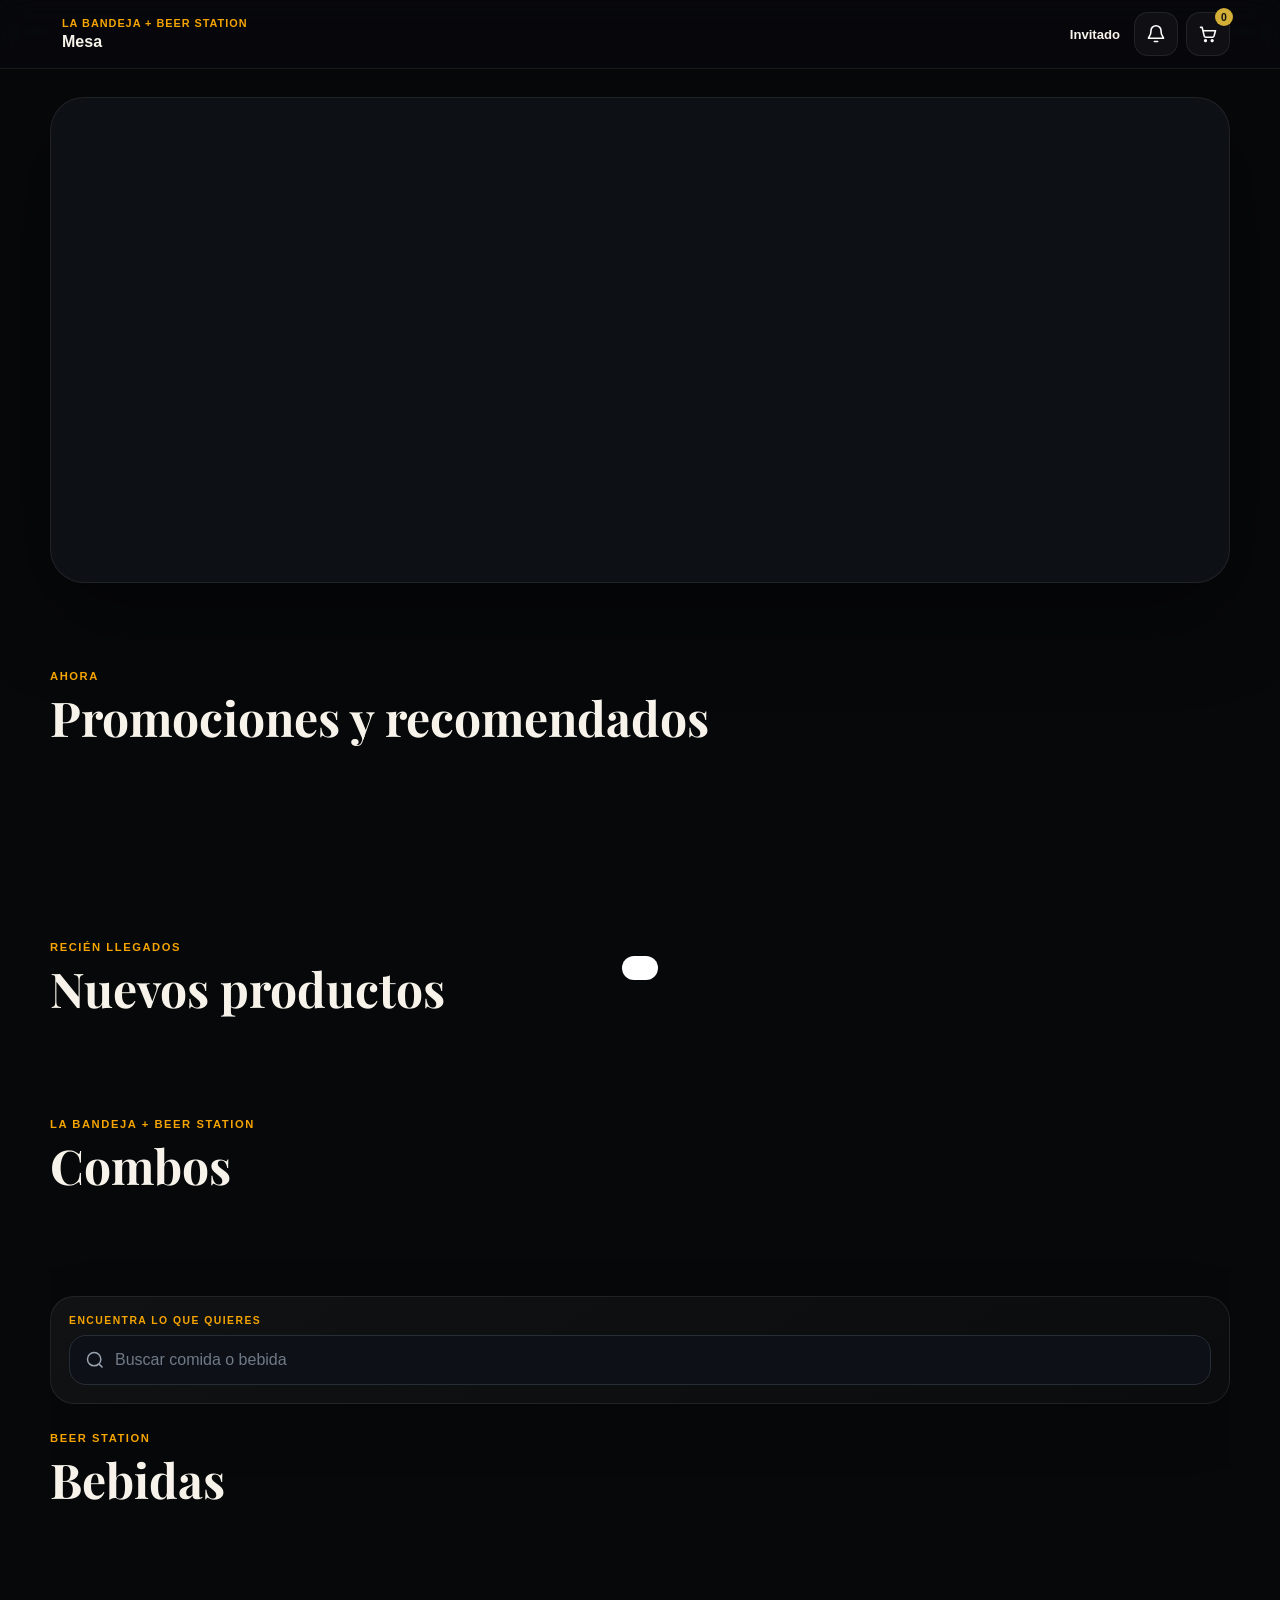
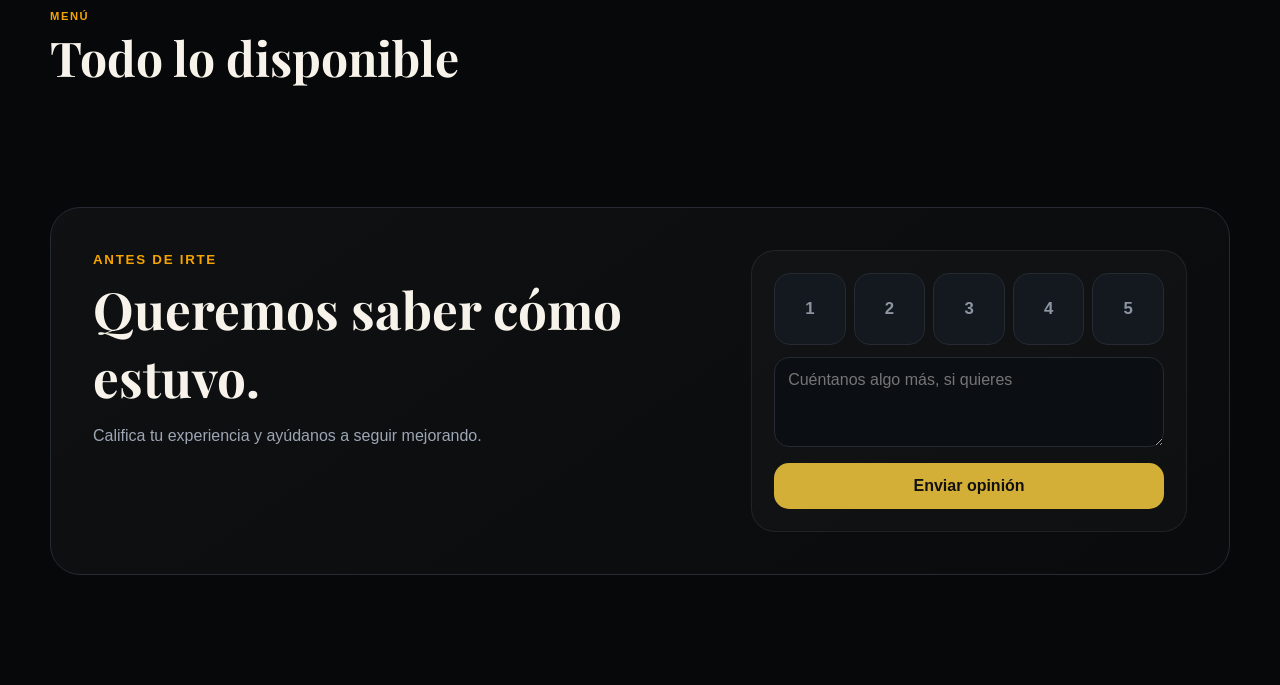
<file: index.html>
<!doctype html>
<html lang="es">
<head>
<meta charset="utf-8">
<meta name="viewport" content="width=device-width,initial-scale=1,viewport-fit=cover">
<meta name="theme-color" content="#07080a">
<title>La Bandeja + Beer Station</title>
<link rel="preconnect" href="https://fonts.googleapis.com">
<link rel="preconnect" href="https://fonts.gstatic.com" crossorigin>
<link href="https://fonts.googleapis.com/css2?family=Barlow+Condensed:wght@600;700;800;900&family=DM+Sans:wght@400;500;600;700;800&family=Playfair+Display:wght@600;700&display=swap" rel="stylesheet">
<link rel="stylesheet" href="/app.css?v=20260925-tracking-v16">
</head>
<body>
<section id="experienceIntro" class="experience-intro">
  <div id="introSlides" class="intro-slides"></div>
  <div class="intro-brand"><div id="introLogos" class="intro-logos"></div><span>LA BANDEJA + BEER STATION</span></div>
</section>
<header class="topbar">
  <div class="header-brand"><div id="headerLogos" class="header-logos"></div><div><small>LA BANDEJA + BEER STATION</small><strong id="placeName">Mesa</strong></div></div>
  <div class="table-party"><div id="diners"></div><span id="dinerCount"></span><b id="dinerName">Invitado</b></div>
  <div class="actions">
    <button id="bellButton" class="icon-btn" aria-label="Servicio"><svg viewBox="0 0 24 24"><path d="M18 8a6 6 0 0 0-12 0c0 7-3 7-3 9h18c0-2-3-2-3-9M10 21h4"/></svg></button>
    <button id="cartTop" class="icon-btn cart-icon-btn" aria-label="Pedido"><svg viewBox="0 0 24 24"><path d="M3 4h2l2.4 10.2a2 2 0 0 0 2 1.6h7.9a2 2 0 0 0 1.9-1.4L21 8H7M10 20a1 1 0 1 0 0 .01M18 20a1 1 0 1 0 0 .01"/></svg><span id="cartCount">0</span></button>
  </div>
</header>
<main>
  <section id="orderTracker" class="order-tracker hidden" aria-live="polite">
    <div class="tracker-head">
      <div><small>SEGUIMIENTO EN VIVO</small><h2 id="trackerTitle">Tu pedido</h2></div>
      <span id="trackerStatusBadge" class="tracker-status">RECIBIDO</span>
    </div>
    <div class="tracker-steps">
      <div class="tracker-step" data-track-step="RECEIVED"><span>1</span><b>Recibido</b><small>Ya lo tenemos</small></div>
      <div class="tracker-line"></div>
      <div class="tracker-step" data-track-step="PREPARING"><span>2</span><b>Preparando</b><small>Está en cocina/bar</small></div>
      <div class="tracker-line"></div>
      <div class="tracker-step" data-track-step="READY"><span>3</span><b>Listo</b><small>Sale a entrega</small></div>
      <div class="tracker-line"></div>
      <div class="tracker-step" data-track-step="DELIVERED"><span>4</span><b>Entregado</b><small>¡Que lo disfrutes!</small></div>
    </div>
    <div id="trackerStations" class="tracker-stations"></div>
    <div id="trackerItems" class="tracker-items"></div>
    <div class="tracker-foot"><span id="trackerPayment"></span><b id="trackerTotal">L 0.00</b></div>
  </section>
  <section id="courtMatchHub" class="court-match-hub hidden"><div class="court-scoreboard"><div class="court-brand-lockup"><small>MINUTO 90</small><strong id="courtHubPlace">CANCHA</strong><span>LA BANDEJA + BEER STATION</span></div><div class="court-score-center"><span class="live-dot"></span><b id="courtPhase">PRIMER TIEMPO</b><em id="courtClock">00:00</em></div><button id="courtComboShortcut" type="button">ARMA TU EQUIPO</button></div><div class="court-ticker"><div><span>⚡ PROMOS DEL PARTIDO</span><span>🔥 ANTOJITOS</span><span>🥤 BEBIDAS FRÍAS</span><span>⚽ ARMA TU EQUIPO</span><span>⏱ TIEMPO EXTRA</span><span>🥅 VAMOS A PENALES</span><span>⚡ PROMOS DEL PARTIDO</span><span>🔥 ANTOJITOS</span><span>🥤 BEBIDAS FRÍAS</span></div></div></section>
  <section class="cinema-hero"><div id="heroAmbient" class="hero-ambient"></div><div id="heroDots" class="hero-dots"></div></section>
  <section id="promoSection" class="home-section"><div class="section-head"><div><small>AHORA</small><h2>Promociones y recomendados</h2></div></div><div id="promoGrid" class="promo-grid"></div></section>
  <section id="newSection" class="home-section"><div class="section-head"><div><small>RECIÉN LLEGADOS</small><h2>Nuevos productos</h2></div></div><div id="newProducts" class="product-rail"></div></section>
  <section id="comboSection" class="home-section"><div class="section-head"><div><small>LA BANDEJA + BEER STATION</small><h2>Combos</h2></div></div><div id="comboProducts" class="product-rail"></div></section>
  <section id="drinkSection" class="home-section drink-section"><div class="global-search"><small>ENCUENTRA LO QUE QUIERES</small><div class="search-box"><svg viewBox="0 0 24 24" aria-hidden="true"><path d="m21 21-4.35-4.35M19 11a8 8 0 1 1-16 0 8 8 0 0 1 16 0Z"/></svg><input id="search" autocomplete="off" placeholder="Buscar comida o bebida"></div></div><div class="section-head"><div><small>BEER STATION</small><h2>Bebidas</h2></div></div><nav id="drinkCategories" class="drink-categories"></nav></section>
  <section class="menu-section"><div class="section-head menu-title"><div><small>MENÚ</small><h2>Todo lo disponible</h2></div><button id="buildComboBtn" class="build-combo-btn hidden">⚽ Arma tu combo</button></div><div id="courtSearchWrap" class="court-search-wrap hidden"><span>⌕</span><input id="courtSearch" autocomplete="off" placeholder="Buscar hot dogs, tacos, bebidas..."><button id="clearCourtSearch" type="button">×</button></div><nav id="categories" class="categories"></nav><section id="products" class="products"></section></section>
  <section class="experience-end">
    <div class="experience-copy"><small>ANTES DE IRTE</small><h2>Queremos saber cómo estuvo.</h2><p>Califica tu experiencia y ayúdanos a seguir mejorando.</p></div>
    <div class="rating-card"><div id="ratingStars" class="rating-stars"><button data-rating="1">1</button><button data-rating="2">2</button><button data-rating="3">3</button><button data-rating="4">4</button><button data-rating="5">5</button></div><textarea id="feedbackComment" placeholder="Cuéntanos algo más, si quieres"></textarea><label id="feedbackPhoneField" class="order-phone-field hidden"><span>Celular <em>opcional</em></span><input id="feedbackPhone" type="tel" inputmode="tel" maxlength="20" placeholder="Ej. 9999-9999"></label><button id="sendFeedback" class="primary">Enviar opinión</button></div>
  </section>
  <div id="courtMediaCredit" class="court-media-credit hidden">Fotos de celebración: Bryan Berlin / WikiPortraits y YantsImages / Asatur Yesayants, vía Wikimedia Commons · CC BY-SA 4.0.</div>
</main>
<button id="cartDock" class="cart-dock hidden"><span>Pedido</span><strong id="cartTotalDock">L 0.00</strong></button>
<dialog id="productDialog"><button class="close" data-close>×</button><div class="product-modal"><img id="detailImage" alt=""><div class="product-modal-body"><small id="detailBrand"></small><h2 id="detailName"></h2><p id="detailDescription"></p><section id="aiSuggestion" class="ai-suggestion hidden"><div class="ai-suggestion-head"><span>✦</span><b>Sugerencia inteligente</b></div><p id="aiSuggestionText"></p><div id="aiSuggestionActions" class="ai-suggestion-actions"></div><div id="aiQuickReplies" class="ai-quick-replies"><button type="button" data-ai-reply="Sí, recomiéndame algo">Sí, recomiéndame algo</button><button type="button" data-ai-reply="No, así está bien">No, así está bien</button><button type="button" data-ai-reply="Algo para compartir">Algo para compartir</button></div><form id="productAiForm" class="product-ai-form"><input id="productAiInput" maxlength="220" autocomplete="off" placeholder="Respóndeme aquí…"><button type="submit">Enviar</button></form></section><div id="detailOptions"></div><label class="note-label">Indicaciones especiales<textarea id="detailNote" placeholder="Escribe una indicación si la necesitas"></textarea></label><div class="product-modal-footer"><div><small>PRECIO</small><b id="detailPrice">L 0.00</b></div><button id="addConfigured" class="primary compact">Agregar</button></div></div></div></dialog>
<dialog id="promoDialog"><button class="close" data-close>×</button><div class="dialog-card promo-dialog-card"><small id="promoDialogType">PROMOCIÓN</small><h2 id="promoDialogTitle"></h2><p id="promoDialogSubtitle"></p><div id="promoProducts" class="promo-products products"></div></div></dialog>
<dialog id="catalogDialog" class="catalog-dialog"><button class="close" data-close>×</button><div class="catalog-card"><div class="catalog-head"><div><small id="catalogKicker">CATÁLOGO</small><h2 id="catalogTitle">Productos</h2><p id="catalogCount"></p></div></div><div id="catalogProducts" class="catalog-products"></div></div></dialog>
<dialog id="joinDialog"><div class="dialog-card"><small id="joinKicker">IDENTIFICACIÓN</small><h2>Tu nombre</h2><p>Usaremos tu nombre para identificar el pedido.</p><input id="joinName" maxlength="50" placeholder="Nombre"><button id="joinButton" class="primary">Continuar</button></div></dialog>
<dialog id="cartDialog"><button class="close" data-close>×</button><div class="dialog-card"><small>TU PEDIDO</small><h2>Revisa antes de enviar</h2><div id="cartItems"></div>
<section id="courtDeliveryFields" class="court-delivery-fields hidden">
  <div class="court-delivery-head"><span>📍</span><div><b>¿Dónde te entregamos?</b><small>Ayúdanos a encontrarte rápido en la cancha.</small></div></div>
  <label>Grada / ubicación<input id="courtStand" maxlength="100" placeholder="Ej. grada norte, segunda fila"></label>
  <label>¿Cómo andas vestido?<input id="courtClothing" maxlength="140" placeholder="Ej. camiseta blanca, gorra negra"></label>
  <label>Medio de pago<select id="courtPayment"><option value="">Selecciona</option><option value="EFECTIVO">Efectivo</option><option value="TARJETA">Tarjeta</option><option value="TRANSFERENCIA">Transferencia</option></select></label>
  <div id="courtCashFields" class="court-cash-fields hidden">
    <label>¿Necesitas cambio?<select id="courtCashChange"><option value="NO">No, pago exacto</option><option value="SI">Sí, necesito cambio</option></select></label>
    <label id="courtCashAmountWrap" class="hidden">¿Con cuánto pagas?<input id="courtCashAmount" type="number" min="0" step="1" inputmode="decimal" placeholder="Ej. 500"></label>
    <div id="courtChangePreview" class="court-change-preview hidden"></div>
  </div>
</section>
<div class="grand"><span>Total</span><b id="cartGrand">L 0.00</b></div><button id="sendOrder" class="primary">Enviar pedido</button></div></dialog>
<dialog id="comboBuilderDialog" class="combo-builder-dialog"><button class="close" data-close>×</button><div class="dialog-card"><small>CANCHA</small><h2>Arma tu combo</h2><p>Combina lo que quieras. Ejemplo: 1 pupusa + 2 tacos + 1 bebida.</p><div class="team-search-box"><span>⌕</span><input id="comboBuilderSearch" autocomplete="off" placeholder="Buscar pastelitos, pupusas, frescos..."><button id="clearComboBuilderSearch" type="button">×</button></div><div id="comboBuilderMeta" class="combo-builder-meta"></div><div id="comboBuilderList" class="combo-builder-list"></div><div class="grand"><span>Total del combo</span><b id="comboBuilderTotal">L 0.00</b></div><button id="addCustomCombo" class="primary">Agregar combo al pedido</button></div></dialog><dialog id="serviceDialog"><button class="close" data-close>×</button><div class="dialog-card"><small>SERVICIO</small><h2>Solicitar</h2><div class="service-grid service-pitch"><button data-service="ATENCION">Atención</button><button data-service="CUENTA">Cuenta</button><button data-service="LIMPIEZA">Limpieza</button><button data-service="PEDIDO">Pedido</button></div></div></dialog>
<button id="aiFab" class="ai-fab" aria-label="Asistente del menú"><span>✦</span><b>Te ayudo</b></button><dialog id="aiDialog" class="ai-dialog"><button class="close" data-close>×</button><div class="ai-chat"><div class="ai-chat-head"><small>ASISTENTE DEL MENÚ</small><h2>¿Qué se te antoja?</h2><p>Pregúntame por comida, bebidas, combos o qué combina mejor con tu pedido.</p></div><div id="aiMessagesFull" class="ai-messages"><div class="ai-msg assistant">Hola 👋 Puedo ayudarte a elegir algo del menú.</div></div><form id="aiFormFull" class="ai-form"><input id="aiInputFull" maxlength="300" autocomplete="off" placeholder="Ej. Quiero una pizza y algo frío"><button type="submit">Enviar</button></form></div></dialog><div id="toast"></div>
<div id="goalCelebration" class="goal-celebration hidden" aria-hidden="true"><div class="goal-celebration-card"><img id="goalCelebrationImage" alt=""><div><small id="goalCelebrationKicker">PEDIDO EN JUEGO</small><h2 id="goalCelebrationTitle">¡GOOOL!</h2><p id="goalCelebrationText">Tu pedido fue enviado.</p></div></div></div><button id="backToTop" hidden></button>
<script src="/supabase.js"></script>
<script type="module" src="/app.js?v=20260925-tracking-v16"></script>
</body>
</html>
</file>
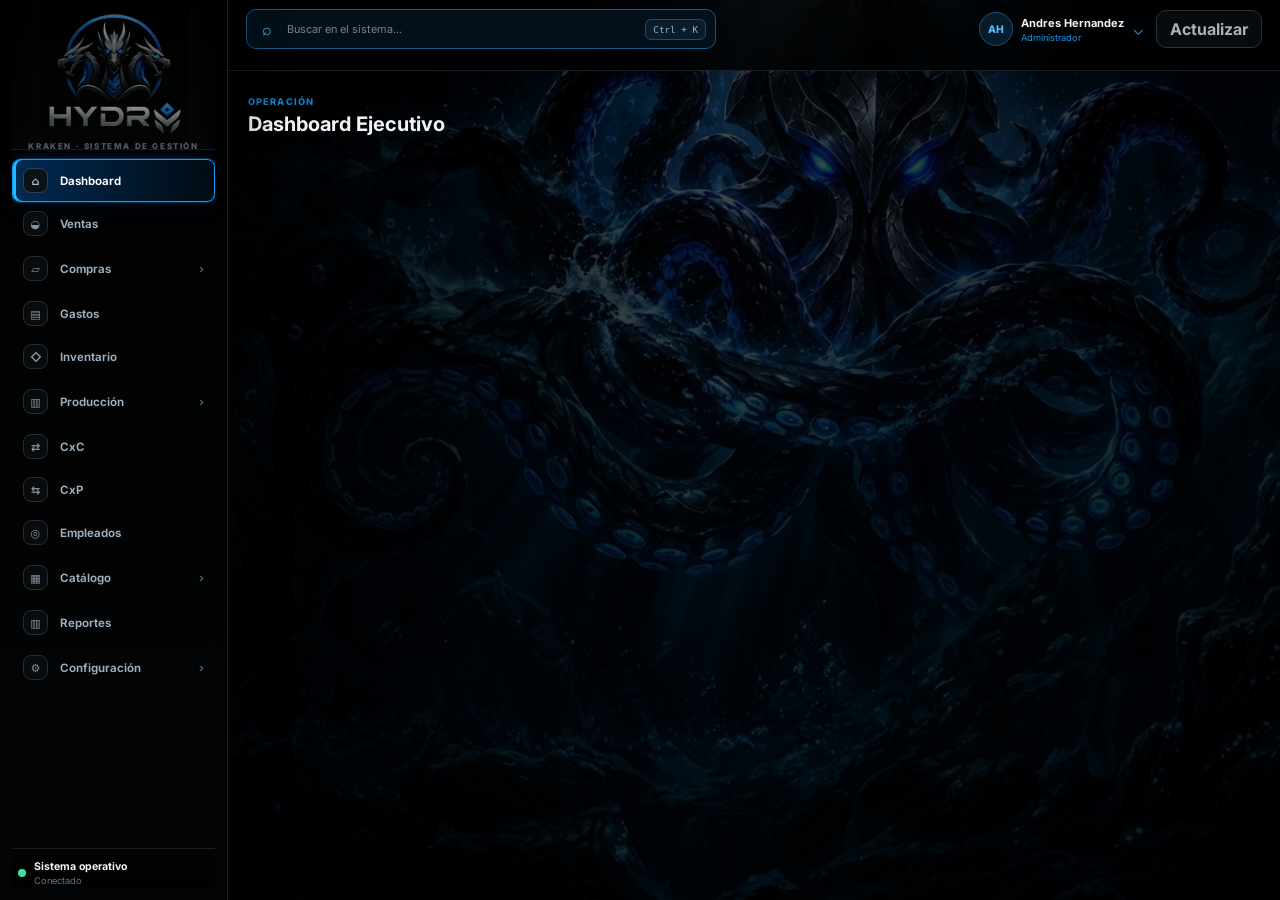
<file: admin.html>
<!doctype html>
<html lang="es">
<head>
<meta charset="utf-8">
<meta name="viewport" content="width=device-width,initial-scale=1">
<title>KRAKEN · Control Total</title>
<link rel="preconnect" href="https://fonts.googleapis.com">
<link rel="preconnect" href="https://fonts.gstatic.com" crossorigin>
<link href="https://fonts.googleapis.com/css2?family=Inter:wght@400;500;600;700;800&display=swap" rel="stylesheet">
<link rel="stylesheet" href="/admin.css?v=20261005-production-v15">
</head>
<body class="kraken-wow">
<section id="adminView" class="wow-app">
  <aside class="wow-sidebar">
    <div class="wow-brand wow-brand-image">
      <img src="/assets/new/hydra-brand.webp" alt="HYDRA">
      <small class="brand-system">KRAKEN · SISTEMA DE GESTIÓN</small>
    </div>

    <nav id="tabs" class="wow-nav">
      <button class="nav-item active" data-tab="dashboard"><span class="nav-symbol">⌂</span><span>Dashboard</span></button>
      <button class="nav-item" data-tab="sales"><span class="nav-symbol">◒</span><span>Ventas</span></button>
      <div class="nav-group" data-group="purchases">
        <button class="nav-group-head" data-group-toggle="purchases"><span class="nav-symbol">▱</span><span>Compras</span><i>›</i></button>
        <div class="nav-submenu">
          <button data-nav-tab="purchases" data-purchase-view="normal">Compra normal</button>
          <button data-nav-tab="purchases" data-purchase-view="products">Con productos</button>
        </div>
      </div>
      <button class="nav-item" data-tab="expenses"><span class="nav-symbol">▤</span><span>Gastos</span></button>
      <button class="nav-item" data-tab="inventory"><span class="nav-symbol">◇</span><span>Inventario</span></button>
      <div class="nav-group" data-group="production">
        <button class="nav-group-head" data-group-toggle="production"><span class="nav-symbol">▥</span><span>Producción</span><i>›</i></button>
        <div class="nav-submenu">
          <button data-nav-tab="production" data-prod-view="overview">Resumen</button>
          <button data-nav-tab="production" data-prod-view="ingredients">Insumos</button>
          <button data-nav-tab="production" data-prod-view="presentations">Presentaciones</button>
          <button data-nav-tab="production" data-prod-view="recipes">Recetas</button>
          <button data-nav-tab="production" data-prod-view="batches">Producción</button>
          <button data-nav-tab="production" data-prod-view="waste">Mermas</button>
          <button data-nav-tab="production" data-prod-view="costs">Variación de costos</button>
        </div>
      </div>
      <button class="nav-item" data-tab="receivables"><span class="nav-symbol">⇄</span><span>CxC</span></button>
      <button class="nav-item" data-tab="payables"><span class="nav-symbol">⇆</span><span>CxP</span></button>
      <button class="nav-item" data-tab="employees"><span class="nav-symbol">◎</span><span>Empleados</span></button>
      <div class="nav-group" data-group="catalog">
        <button class="nav-group-head" data-group-toggle="catalog"><span class="nav-symbol">▦</span><span>Catálogo</span><i>›</i></button>
        <div class="nav-submenu">
          <button data-nav-tab="catalog" data-catalog-view="products">Productos</button>
          <button data-nav-tab="catalog" data-catalog-view="customers">Clientes</button>
          <button data-nav-tab="catalog" data-catalog-view="suppliers">Proveedores</button>
          <button data-nav-tab="catalog" data-catalog-view="categories">Categorías</button>
        </div>
      </div>
      <button class="nav-item" data-tab="reports"><span class="nav-symbol">▥</span><span>Reportes</span></button>
      <div class="nav-group" data-group="config">
        <button class="nav-group-head" data-group-toggle="config"><span class="nav-symbol">⚙</span><span>Configuración</span><i>›</i></button>
        <div class="nav-submenu">
          <button data-nav-tab="combos">Combos</button><button data-nav-tab="banners">Banners</button><button data-nav-tab="promotions">Promociones</button>
          <button data-nav-tab="extras">Extras</button><button data-nav-tab="branding">Marcas</button><button data-nav-tab="places">Ubicaciones</button>
          <button data-nav-tab="orders">Pedidos</button><button data-nav-tab="feedback">Feedback</button>
        </div>
      </div>
    </nav>

    <div class="wow-sidefoot"><span></span><div><b>Sistema operativo</b><small>Conectado</small></div></div>
  </aside>

  <section class="wow-workspace">
    <header class="wow-topbar">
      <button id="mobileMenu" class="mobile-menu">☰</button>
      <div class="wow-search">
        <button id="globalSearchBtn" type="button">⌕</button><span>Buscar en el sistema...</span><kbd>Ctrl + K</kbd>
      </div>
      <div class="wow-user"><div class="user-orb">AH</div><div><b>Andres Hernandez</b><small>Administrador</small></div><span>⌄</span></div>
      <button id="globalRefresh" type="button" title="Actualizar datos">Actualizar</button>
      <div id="toolbarActions" class="wow-actions"></div>
    </header>

    <main class="wow-main">
      <div class="wow-page-head">
        <div><small id="sectionEyebrow">OPERACIÓN</small><h1 id="sectionTitle">Dashboard Ejecutivo</h1></div>
      </div>
      <section id="content"></section>
    </main>
  </section>
</section>

<div id="searchPalette" class="search-palette" hidden>
  <div class="search-box">
    <input id="globalSearchInput" placeholder="Buscar módulo, producto, cliente..." autocomplete="off">
    <button id="closeSearch" type="button">Esc</button>
    <div id="searchResults" class="search-results"></div>
  </div>
</div>

<dialog id="editDialog"><button class="close" data-close>&times;</button><form id="editForm" class="form-card"></form></dialog>
<div id="toast"></div>
<script src="/supabase.js"></script>
<script type="module" src="/admin.js?v=20261005-production-v15"></script>
</body>
</html>
</file>
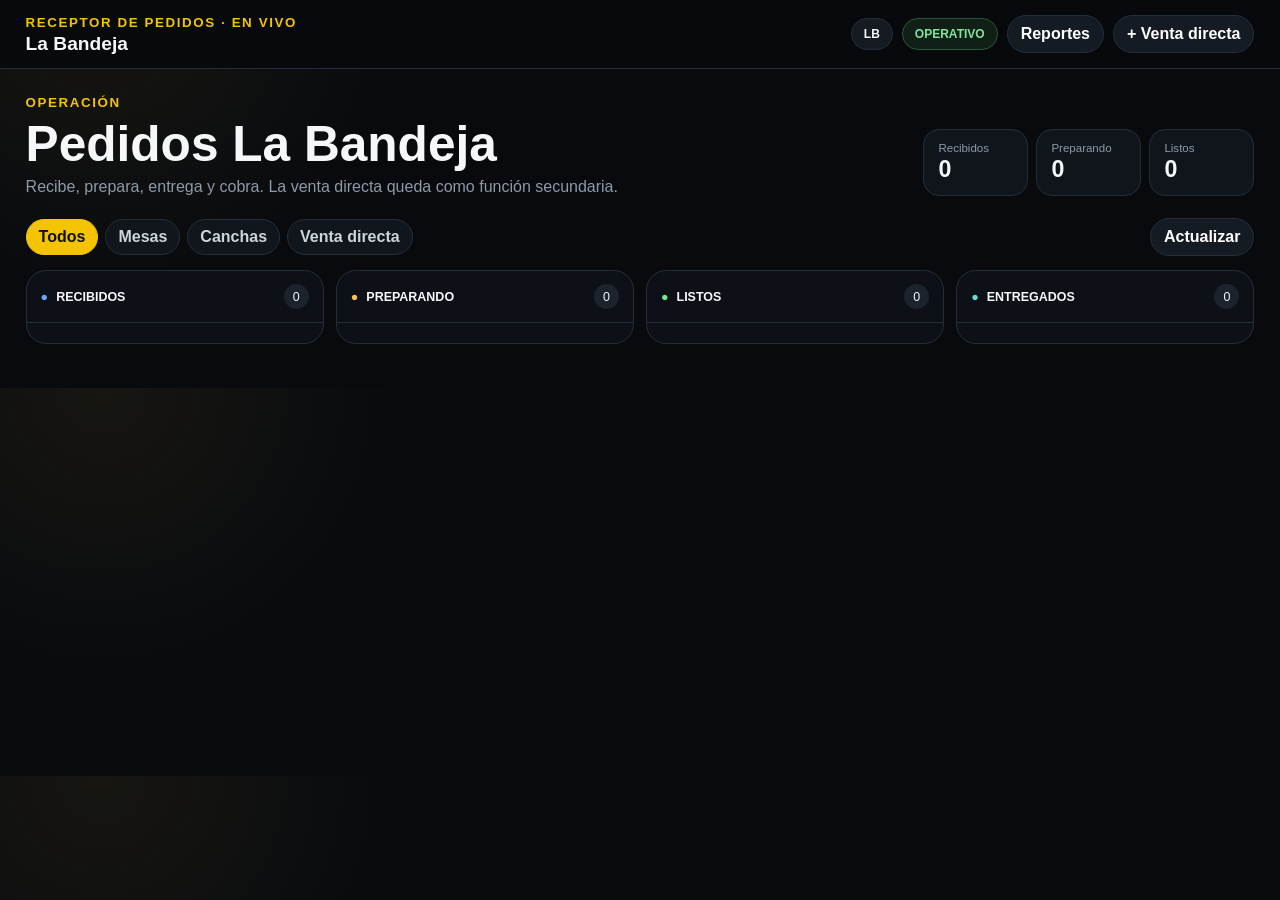
<file: pos.html>
<!doctype html>
<html lang="es"><head><meta charset="utf-8"><meta name="viewport" content="width=device-width,initial-scale=1,viewport-fit=cover">
<meta name="theme-color" content="#090a0d"><title>Receptor de pedidos · La Bandeja + Beer Station</title><link rel="stylesheet" href="/pos.css?v=20260925-creditphone-v8"></head>
<body>
<section id="posApp">
<header class="pos-top">
  <div><small>RECEPTOR DE PEDIDOS · EN VIVO</small><strong id="posTitle">La Bandeja</strong></div>
  <div class="top-actions"><span class="station-pill" id="stationPill">LB</span><span class="pos-online">OPERATIVO</span><button id="showReport">Reportes</button><button id="toggleManual">+ Venta directa</button></div>
</header>

<section id="receiverPanel" class="receiver">
  <div class="receiver-head">
    <div><small>OPERACIÓN</small><h1 id="ordersTitle">Pedidos La Bandeja</h1><p>Recibe, prepara, entrega y cobra. La venta directa queda como función secundaria.</p></div>
    <div class="receiver-stats">
      <div><span>Recibidos</span><b id="countReceived">0</b></div>
      <div><span>Preparando</span><b id="countPreparing">0</b></div>
      <div><span>Listos</span><b id="countReady">0</b></div>
    </div>
  </div>
  <div class="order-toolbar">
    <div id="originFilters" class="origin-filters">
      <button data-origin="ALL" class="active">Todos</button><button data-origin="MESA">Mesas</button><button data-origin="CANCHA">Canchas</button><button data-origin="POS">Venta directa</button>
    </div>
    <button id="refresh">Actualizar</button>
  </div>
  <div class="order-board">
    <section class="order-column received"><div class="column-head"><span>●</span><b>RECIBIDOS</b><em id="badgeReceived">0</em></div><div id="ordersReceived" class="order-stack"></div></section>
    <section class="order-column preparing"><div class="column-head"><span>●</span><b>PREPARANDO</b><em id="badgePreparing">0</em></div><div id="ordersPreparing" class="order-stack"></div></section>
    <section class="order-column ready"><div class="column-head"><span>●</span><b>LISTOS</b><em id="badgeReady">0</em></div><div id="ordersReady" class="order-stack"></div></section>
    <section class="order-column delivered"><div class="column-head"><span>●</span><b>ENTREGADOS</b><em id="badgeDelivered">0</em></div><div id="ordersDelivered" class="order-stack"></div></section>
  </div>
</section>

<section id="manualSale" class="manual-sale hidden">
  <div class="manual-head"><div><small>VENTA DIRECTA</small><h2 id="manualTitle">Asignar venta a comensal</h2><p>Solo aparecen mesas activas. Al seleccionar una mesa se cargan sus comensales.</p></div><button id="closeManual">Cerrar</button></div>
  <main>
    <section class="catalog">
      <div class="direct-context">
        <div><small>MESA ACTIVA · OPCIONAL</small><select id="placeSelect"><option value="">Sin mesa asignada</option></select></div>
        <div><small>COMENSAL DE LA MESA</small><div class="customer-line"><select id="customerSelect" disabled><option value="">Consumidor final / sin comensal</option></select><button id="newCustomerBtn" type="button" disabled>+ Agregar comensal</button></div></div>
      </div>
      <div class="active-table-note" id="activeTableNote">Si no asignas mesa, la venta queda como venta directa de mostrador.</div>
      <div class="bar"><input id="search" placeholder="Buscar producto por nombre"><span id="businessCatalogLabel"></span></div>
      <div class="catalog-heading"><div><small>CATEGORÍAS</small><h3 id="catalogBusinessTitle">Productos</h3></div></div>
      <nav id="cats"></nav><div id="productGrid" class="product-grid"></div>
    </section>
    <aside class="ticket">
      <div class="ticket-head"><small>VENTA DIRECTA</small><h2 id="ticketPlace">Sin mesa asignada</h2><p id="ticketCustomer">Consumidor final</p></div>
      <div id="ticketItems"></div>
      <label class="ticket-note">Nota del pedido<textarea id="saleNote" placeholder="Referencia o indicación opcional"></textarea></label>
      <div class="sale-type-switch" id="saleTypeSwitch"><button type="button" data-sale-type="CONTADO" class="active">CONTADO</button><button type="button" data-sale-type="CREDITO">CRÉDITO</button></div>
      <div id="saleCashBlock">
        <label class="payment-method-label">Medio de pago<select id="paymentMethod"><option value="EFECTIVO">Efectivo</option><option value="TARJETA">Tarjeta</option><option value="TRANSFERENCIA">Transferencia</option><option value="CHEQUE">Cheque</option></select></label>
        <div id="salePaymentDetail" class="payment-detail"></div>
      </div>
      <div id="saleCreditBlock" class="credit-box hidden"><b>Venta a crédito</b><small>Se generará una factura interna y una cuenta por cobrar en el Admin.</small><label>Celular del comensal<input id="saleCreditPhone" type="tel" inputmode="tel" maxlength="20" placeholder="Ej. 9999-9999"></label></div>
      <div class="total"><span>Total</span><b id="ticketTotal">L 0.00</b></div><button id="sendSale" class="send">Registrar venta directa</button>
    </aside>
  </main>
</section>

<section id="reportPanel" class="report-panel hidden">
  <div class="report-shell">
    <div class="report-brand"><img id="reportLogo" alt=""><div><small>REPORTE DE VENTAS</small><h1 id="reportTitle"></h1><p id="reportRangeLabel"></p></div><div class="report-actions"><button id="printReport">Imprimir</button><button id="closeReport">Cerrar</button></div></div>
    <div class="report-filters">
      <div class="report-presets"><button data-period="TODAY" class="active">Hoy</button><button data-period="YESTERDAY">Ayer</button><button data-period="WEEK">Semana</button><button data-period="MONTH">Mes</button></div>
      <label>Desde<input id="reportFrom" type="date"></label><label>Hasta<input id="reportTo" type="date"></label><button id="loadReport">Cargar reporte</button>
    </div>
    <div class="report-kpis">
      <article><span>Ventas</span><b id="reportSales">L 0.00</b></article>
      <article><span>Pedidos</span><b id="reportOrders">0</b></article>
      <article><span>Ticket promedio</span><b id="reportAverage">L 0.00</b></article>
      <article><span>Pedidos anulados</span><b id="reportCancelled">0</b></article><article><span>Ventas contado</span><b id="reportCash">L 0.00</b></article><article><span>Ventas crédito</span><b id="reportCredit">L 0.00</b></article><article><span>Saldo CxC</span><b id="reportCxC">L 0.00</b></article>
    </div>
    <div class="report-grids">
      <article class="report-card"><h3>Ventas por origen</h3><div id="reportOrigins"></div></article>
      <article class="report-card"><h3>Contado / Crédito</h3><div id="reportSaleTypes"></div></article><article class="report-card"><h3>Medios de pago</h3><div id="reportPayments"></div></article>
      <article class="report-card"><h3>Productos más vendidos</h3><div id="reportProducts"></div></article>
      <article class="report-card"><h3>Ventas por categoría</h3><div id="reportCategories"></div></article>
    </div>
    <div class="report-card report-detail"><div class="report-table-head"><div><small>DETALLE</small><h3>Ventas realizadas</h3></div><span id="reportDetailCount"></span></div>
      <div class="report-table-wrap"><table><thead><tr><th>Hora</th><th>Pedido</th><th>Origen</th><th>Mesa/Cancha</th><th>Comensal</th><th>Productos</th><th>Tipo</th><th>Pago / referencia</th><th>Saldo</th><th>Total</th></tr></thead><tbody id="reportRows"></tbody></table></div>
    </div>
  </div>
</section>
</section>

<dialog id="optionDialog"><button class="close" data-close>×</button><div class="option-card"><small>PERSONALIZAR</small><h2 id="optName"></h2><div id="optGroups"></div><button id="optAdd" class="send">Agregar</button></div></dialog>
<dialog id="customerDialog"><button class="close" data-close>×</button><form id="customerForm" class="option-card"><small>NUEVO COMENSAL</small><h2>Agregar a la mesa</h2><p id="customerTableLabel"></p><label>Nombre<input id="newCustomerName" maxlength="100" required placeholder="Nombre del comensal"></label><button class="send" type="submit">Agregar comensal</button></form></dialog>
<dialog id="billDialog"><button class="close" data-close>×</button><div class="option-card"><small>FINALIZAR VENTA</small><h2 id="billTitle">Pedido</h2><p id="billMeta"></p><div class="sale-type-switch" id="billTypeSwitch"><button type="button" data-bill-type="CONTADO" class="active">CONTADO</button><button type="button" data-bill-type="CREDITO">CRÉDITO</button></div><div id="billCashBlock"><label>Medio de pago<select id="billMethod"><option value="EFECTIVO">Efectivo</option><option value="TARJETA">Tarjeta</option><option value="TRANSFERENCIA">Transferencia</option><option value="CHEQUE">Cheque</option></select></label><div id="billPaymentDetail" class="payment-detail"></div></div><div id="billCreditBlock" class="credit-box hidden"><b>Factura a crédito</b><small>Se generará la cuenta por cobrar automáticamente.</small><label>Celular del comensal<input id="billCreditPhone" type="tel" inputmode="tel" maxlength="20" placeholder="Ej. 9999-9999"></label></div><button id="billConfirm" class="send">Registrar pago</button></div></dialog>
<div id="toast"></div><script src="/supabase.js"></script><script type="module" src="/pos.js?v=20260925-creditphone-v8"></script></body></html>
</file>
<file: app.css>
:root{--bg:#08090c;--panel:#111319;--soft:#171a21;--line:#252a33;--text:#f7f3ea;--muted:#9da6b4;--gold:#d4af37;--accent:#f5a400;--radius:24px}
*{box-sizing:border-box}html{scroll-behavior:smooth}body{margin:0;background:radial-gradient(circle at top,#15120b 0,#08090c 30%);color:var(--text);font-family:Inter,sans-serif;min-height:100vh}
button,input{font:inherit}button{cursor:pointer}.topbar{position:sticky;top:0;z-index:20;display:grid;grid-template-columns:1fr auto auto;gap:14px;align-items:center;padding:14px 4vw;background:rgba(8,9,12,.88);backdrop-filter:blur(16px);border-bottom:1px solid var(--line)}
.place small,.section-head small,.eyebrow,.dialog-card>small{display:block;color:var(--accent);font-weight:800;letter-spacing:.14em;font-size:.72rem}.place strong{display:block;margin-top:4px}
.table-party{display:flex;align-items:center;gap:8px;color:var(--muted);font-size:.82rem}.table-party b{color:var(--text)}#diners{display:flex}.diner{width:30px;height:30px;border-radius:50%;display:grid;place-items:center;background:linear-gradient(135deg,var(--gold),#7a5d0a);border:2px solid #111;margin-left:-7px;color:#111;font-weight:900}
.actions{display:flex;gap:8px}.actions button{background:var(--soft);border:1px solid var(--line);color:white;border-radius:14px;padding:11px 13px}
main{width:min(1180px,92vw);margin:auto}.intro{padding:48px 0 24px}.intro h1{font-family:"Playfair Display",serif;font-size:clamp(2.2rem,6vw,5rem);line-height:.98;margin:8px 0 16px;max-width:850px}.intro p{color:#c6ccd5;font-size:1.1rem}
.promo-wrap{margin:6px 0 40px}.promo-hero{position:relative;min-height:360px;border-radius:32px;overflow:hidden;border:1px solid #2b2f37;background:#111}.promo-hero>img{position:absolute;inset:0;width:100%;height:100%;object-fit:cover;filter:brightness(.52)}.promo-hero:after{content:"";position:absolute;inset:0;background:linear-gradient(90deg,rgba(0,0,0,.9),rgba(0,0,0,.15))}
.promo-copy{position:relative;z-index:2;padding:clamp(28px,6vw,70px);max-width:660px}.promo-copy small{color:#ffd45d;font-weight:800;letter-spacing:.15em}.promo-copy h2{font-family:"Playfair Display",serif;font-size:clamp(2rem,5vw,4rem);margin:8px 0}.promo-copy p{font-size:1.05rem;color:#e2e5e8}.promo-copy button{margin-top:12px;background:var(--gold);color:#111;border:0;border-radius:999px;padding:13px 20px;font-weight:900}
.promo-dots{display:flex;justify-content:center;gap:8px;margin-top:12px}.promo-dots button{width:8px;height:8px;padding:0;border:0;border-radius:50%;background:#3a3f48}.promo-dots button.active{width:28px;border-radius:999px;background:var(--gold)}
.section-head{margin:34px 0 18px}.section-head h2{font-family:"Playfair Display",serif;font-size:clamp(1.8rem,4vw,3rem);margin:4px 0}.brands{display:grid;grid-template-columns:repeat(2,minmax(0,1fr));gap:16px}.brand{display:flex;align-items:center;gap:16px;padding:16px;background:var(--panel);border:1px solid var(--line);border-radius:22px;color:white;text-align:left;transition:.2s}.brand img{width:72px;height:72px;object-fit:contain;border-radius:16px;background:#fff}.brand span{font-weight:900;font-size:1.05rem}.brand.active{border-color:var(--gold);box-shadow:0 0 0 1px var(--gold),0 12px 40px rgba(212,175,55,.08);transform:translateY(-2px)}
.menu-title{display:flex;justify-content:space-between;align-items:end;gap:16px}.menu-title input{width:min(320px,100%);background:#11151b;border:1px solid var(--line);color:white;border-radius:16px;padding:13px 15px;outline:none}.menu-title input:focus{border-color:var(--gold)}
.categories{display:flex;gap:10px;overflow:auto;padding:2px 0 16px;scrollbar-width:none}.categories::-webkit-scrollbar{display:none}.categories button{white-space:nowrap;border:1px solid var(--line);background:#11151b;color:#d9dde4;border-radius:999px;padding:11px 17px;font-weight:800}.categories button.active{background:var(--gold);color:#111;border-color:var(--gold)}
.products{display:grid;grid-template-columns:repeat(3,minmax(0,1fr));gap:18px}.product{background:linear-gradient(180deg,#14171d,#0e1014);border:1px solid var(--line);border-radius:24px;overflow:hidden;min-width:0}.product>img{width:100%;aspect-ratio:4/3;object-fit:cover}.product-body{padding:18px}.product-body small{color:var(--accent);font-weight:900;letter-spacing:.08em}.product h3{margin:7px 0;font-size:1.1rem}.product p{color:var(--muted);min-height:38px;font-size:.9rem}.product footer{display:flex;justify-content:space-between;align-items:center;gap:12px;margin-top:18px}.product footer b{font-size:1.15rem}.product footer button{border:0;background:white;color:#111;font-weight:900;border-radius:999px;padding:10px 14px}
.promo-grid{display:grid;grid-template-columns:repeat(4,1fr);gap:14px;margin-bottom:100px}.promo-grid article{background:var(--panel);border:1px solid var(--line);border-radius:20px;overflow:hidden}.promo-grid img{width:100%;aspect-ratio:16/10;object-fit:cover}.promo-grid article div{padding:13px}.promo-grid span{display:block;color:var(--muted);font-size:.85rem;margin-top:5px}
.cart-dock{position:fixed;z-index:30;bottom:20px;left:50%;transform:translateX(-50%);width:min(520px,90vw);display:flex;justify-content:space-between;align-items:center;background:var(--gold);color:#111;border:0;border-radius:999px;padding:15px 21px;font-weight:900;box-shadow:0 18px 60px rgba(0,0,0,.45)}.hidden{display:none!important}
dialog{border:1px solid var(--line);background:#0d1015;color:white;border-radius:28px;width:min(560px,92vw);padding:0;box-shadow:0 30px 100px rgba(0,0,0,.7)}dialog::backdrop{background:rgba(0,0,0,.72);backdrop-filter:blur(5px)}.dialog-card{padding:30px}.dialog-card h2{font-family:"Playfair Display",serif;font-size:2rem;margin:6px 0 8px}.dialog-card p{color:var(--muted)}.dialog-card input{width:100%;background:#151921;border:1px solid var(--line);border-radius:15px;padding:14px;color:white;margin:12px 0}.primary{width:100%;border:0;background:var(--gold);color:#111;border-radius:15px;padding:14px;font-weight:900}.close{position:absolute;right:16px;top:13px;background:transparent;color:white;border:0;font-size:1.8rem}.dialog-icon{font-size:2rem}.cart-line{display:flex;justify-content:space-between;gap:12px;align-items:center;border-bottom:1px solid var(--line);padding:14px 0}.cart-line small{display:block;color:var(--muted);margin-top:4px}.qty{display:flex;align-items:center;gap:10px}.qty button{width:32px;height:32px;border-radius:50%;border:1px solid var(--line);background:#171b22;color:white}.grand{display:flex;justify-content:space-between;font-size:1.2rem;padding:20px 0}.service-grid{display:grid;grid-template-columns:1fr 1fr;gap:10px}.service-grid button{padding:18px;border:1px solid var(--line);background:#151921;color:white;border-radius:16px;font-weight:800}.empty{grid-column:1/-1;padding:38px;border:1px dashed var(--line);border-radius:20px;text-align:center;color:var(--muted)}
#toast{position:fixed;z-index:50;left:50%;bottom:-80px;transform:translateX(-50%);background:#fff;color:#111;padding:12px 18px;border-radius:999px;font-weight:800;transition:.25s}#toast.show{bottom:86px}
body[data-place-type="COURT"]{--gold:#41d35e;--accent:#70e8ff;background:radial-gradient(circle at top,#123d26 0,#07110b 35%)}body[data-place-type="DELIVERY"]{--gold:#ff7a18;--accent:#ffd166;background:radial-gradient(circle at top,#3b1d0b 0,#09090b 35%)}
@media(max-width:900px){.products{grid-template-columns:repeat(2,1fr)}.promo-grid{grid-template-columns:repeat(2,1fr)}.table-party span{display:none}}
@media(max-width:640px){.topbar{grid-template-columns:1fr auto;padding:12px 4vw}.table-party{grid-column:1/-1;grid-row:2}.intro{padding-top:30px}.promo-hero{min-height:310px}.brands{grid-template-columns:1fr 1fr}.brand{padding:10px;gap:9px}.brand img{width:52px;height:52px}.brand span{font-size:.88rem}.menu-title{display:block}.menu-title input{margin-top:12px}.products{grid-template-columns:1fr}.promo-grid{grid-template-columns:1fr 1fr}.product p{min-height:0}.service-grid{grid-template-columns:1fr 1fr}}

.header-brand{display:flex;align-items:center;gap:12px}.header-brand small{display:block;color:var(--accent);font-weight:900;letter-spacing:.09em;font-size:.68rem}.header-brand strong{display:block;margin-top:4px}.header-logos{display:flex;align-items:center}.header-logos img{width:46px;height:46px;object-fit:contain;border-radius:12px;background:#fff;border:1px solid rgba(255,255,255,.1);margin-right:-6px}
.product{cursor:pointer}.product:hover{transform:translateY(-3px);transition:.2s;border-color:#464d59}.product footer button{pointer-events:auto}
.product-modal{display:grid;grid-template-columns:minmax(0,42%) 1fr;min-height:520px}.product-modal>img{width:100%;height:100%;object-fit:cover;background:#15191f}.product-modal-body{padding:30px;max-height:78vh;overflow:auto}.product-modal-body>small{color:var(--accent);font-weight:900;letter-spacing:.1em}.product-modal-body h2{font-family:"Playfair Display",serif;font-size:2rem;margin:7px 0 8px}.product-modal-body>p{color:var(--muted);line-height:1.55}
.option-group{margin:18px 0;padding:14px;border:1px solid var(--line);border-radius:18px;background:#11151b}.option-head{display:flex;justify-content:space-between;margin-bottom:8px}.option-head small{display:block;color:var(--muted);font-size:.78rem;margin-top:3px}.option-row{display:flex;justify-content:space-between;gap:15px;align-items:center;padding:10px 0;border-top:1px solid #20252d}.option-row:first-of-type{border-top:0}.option-row input{accent-color:var(--gold);transform:scale(1.15)}.option-row b{font-size:.83rem;color:#d9dde4}
.note-label{display:block;color:#dfe3ea;font-weight:700;margin-top:14px}.note-label textarea{display:block;width:100%;min-height:78px;margin-top:8px;resize:vertical;background:#151921;border:1px solid var(--line);border-radius:14px;padding:12px;color:#fff;font:inherit}
.product-modal-footer{display:flex;justify-content:space-between;align-items:center;gap:14px;margin-top:18px}.product-modal-footer small{display:block;color:var(--muted)}.product-modal-footer b{font-size:1.35rem}.primary.compact{width:auto;padding-inline:18px}
@media(max-width:700px){.product-modal{grid-template-columns:1fr}.product-modal>img{height:220px}.product-modal-body{max-height:none}.header-brand small{display:none}.header-logos img{width:40px;height:40px}.product-modal-footer{position:sticky;bottom:-30px;background:#0d1015;padding:14px 0}}

.experience-intro{position:fixed;inset:0;z-index:100;background:#050608;display:grid;place-items:center;overflow:hidden;transition:opacity .7s ease,visibility .7s ease}.experience-intro.done{opacity:0;visibility:hidden;pointer-events:none}.intro-bg{position:absolute;inset:-3%;background-size:cover;background-position:center;filter:brightness(.55);animation:introZoom 6s ease forwards}.intro-bg:after{content:"";position:absolute;inset:0;background:radial-gradient(circle at center,transparent 0,rgba(0,0,0,.72) 75%)}
.intro-stage{position:relative;z-index:2;text-align:center;width:min(760px,90vw);animation:introRise .9s ease both}.intro-logos{display:flex;justify-content:center;align-items:center;gap:22px;min-height:125px}.intro-logos img{width:clamp(92px,18vw,150px);height:clamp(92px,18vw,150px);object-fit:contain;border-radius:26px;background:rgba(255,255,255,.96);padding:8px;box-shadow:0 18px 70px rgba(0,0,0,.35)}.intro-logos img:first-child{animation:logoLeft 1s cubic-bezier(.2,.8,.2,1) both}.intro-logos img:last-child{animation:logoRight 1s cubic-bezier(.2,.8,.2,1) both}.intro-plus{font-size:1.7rem;color:var(--gold);font-weight:900;margin:-6px 0 10px}.intro-stage small{color:var(--accent);font-weight:900;letter-spacing:.16em}.intro-stage h1{font-family:"Playfair Display",serif;font-size:clamp(2.2rem,6vw,4.8rem);line-height:1;margin:10px 0}.intro-stage p{color:#e6e8ec;font-size:1.05rem;max-width:620px;margin:0 auto 24px}.intro-stage button{border:0;border-radius:999px;padding:13px 22px;background:var(--gold);color:#111;font-weight:900;box-shadow:0 8px 35px rgba(0,0,0,.3)}
@keyframes introZoom{from{transform:scale(1.08)}to{transform:scale(1)}}@keyframes introRise{from{opacity:0;transform:translateY(24px)}to{opacity:1;transform:none}}@keyframes logoLeft{from{opacity:0;transform:translateX(-80px) rotate(-8deg)}to{opacity:1;transform:none}}@keyframes logoRight{from{opacity:0;transform:translateX(80px) rotate(8deg)}to{opacity:1;transform:none}}
.place-hero{display:grid;grid-template-columns:1.15fr .85fr;gap:26px;align-items:center;padding:42px 0}.place-hero-copy h1{font-family:"Playfair Display",serif;font-size:clamp(2.5rem,6vw,5.2rem);line-height:.98;margin:8px 0 18px}.place-hero-copy p{color:#cbd1da;font-size:1.08rem;max-width:660px}.place-hero>img{width:100%;height:390px;object-fit:cover;border-radius:32px;border:1px solid var(--line);box-shadow:0 24px 80px rgba(0,0,0,.34)}.hero-badges{display:flex;gap:9px;flex-wrap:wrap;margin-top:20px}.hero-badges span{background:#151a21;border:1px solid var(--line);border-radius:999px;padding:9px 12px;font-size:.82rem;font-weight:800}
body[data-theme="FOOTBALL"]{--gold:#76e34e;--accent:#62d8ff;background:
linear-gradient(rgba(6,18,10,.9),rgba(6,18,10,.94)),
repeating-linear-gradient(90deg,#123d1e 0,#123d1e 70px,#174824 70px,#174824 140px)}
body[data-theme="FOOTBALL"] .topbar{background:rgba(6,22,12,.92);border-bottom-color:#295c37}body[data-theme="FOOTBALL"] .place-hero>img{border-color:#58bd70;transform:rotate(1deg)}body[data-theme="FOOTBALL"] .promo-hero{border-color:#2b7040}body[data-theme="FOOTBALL"] .product{border-color:#214d2e;background:linear-gradient(180deg,#11291a,#0b1710)}body[data-theme="FOOTBALL"] .categories button{background:#102719;border-color:#285f38}body[data-theme="FOOTBALL"] .categories button.active{background:#76e34e;color:#071108}body[data-theme="FOOTBALL"] .intro-stage h1{font-family:Inter,sans-serif;font-weight:900;text-transform:uppercase;font-style:italic}
body[data-theme="DELIVERY"]{--gold:#ff7b24;--accent:#ffd166;background:radial-gradient(circle at top,#42200c 0,#090a0d 38%)}body[data-theme="DELIVERY"] .place-hero>img{border-color:#8f4d22}body[data-theme="DELIVERY"] .product{background:linear-gradient(180deg,#1f1712,#0e1014)}
@media(max-width:760px){.place-hero{grid-template-columns:1fr;padding:28px 0}.place-hero>img{height:245px}.intro-logos{gap:12px}.intro-stage h1{font-size:2.5rem}}

/* PRO visual refinement */
.topbar{grid-template-columns:1fr auto auto;padding:12px 3vw;border-bottom:1px solid rgba(255,255,255,.07)}
.header-logos img{box-shadow:none;border:1px solid rgba(255,255,255,.12)}
.actions button{min-height:42px;background:rgba(255,255,255,.04);border:1px solid rgba(255,255,255,.08);padding:9px 12px}
.icon-dot{display:block;width:10px;height:10px;border-radius:50%;background:var(--gold);box-shadow:0 0 18px color-mix(in srgb,var(--gold) 70%,transparent)}
.cart-label{font-size:.78rem;font-weight:800;margin-right:8px}
.experience-intro{background:#050607}.intro-stage p{max-width:520px;color:rgba(255,255,255,.72)}.intro-plus{opacity:.65}.intro-stage small{opacity:.8}
.place-hero{min-height:58vh;grid-template-columns:1fr 1fr;gap:42px}.place-hero-copy p{max-width:540px;color:rgba(255,255,255,.68)}.place-hero>img{height:440px;border-radius:38px;box-shadow:0 30px 90px rgba(0,0,0,.45)}
.promo-wrap{margin-top:16px}.promo-hero{min-height:420px;border-radius:34px}.promo-copy{max-width:520px}.promo-copy h2{font-size:clamp(2.2rem,5vw,4.4rem)}.promo-copy p{max-width:450px;color:rgba(255,255,255,.78)}
.categories{gap:12px;padding:4px 0 20px}.category-tile{position:relative;min-width:150px;height:78px;overflow:hidden;border-radius:20px!important;background-image:linear-gradient(180deg,rgba(0,0,0,.10),rgba(0,0,0,.72)),var(--cat-bg)!important;background-size:cover!important;background-position:center!important;border:1px solid rgba(255,255,255,.08)!important;color:white!important;padding:0!important;display:flex;align-items:flex-end;justify-content:flex-start}
.category-tile span{position:relative;z-index:2;padding:12px 14px;font-size:.83rem;letter-spacing:.02em;text-shadow:0 1px 16px rgba(0,0,0,.8)}
.category-tile.active{outline:2px solid var(--gold);outline-offset:2px;transform:translateY(-2px)}
.products{grid-template-columns:repeat(4,minmax(0,1fr));gap:14px}.product{border-radius:22px;background:#0c0e12;border:1px solid rgba(255,255,255,.07);overflow:hidden}.product:hover{transform:translateY(-4px);box-shadow:0 24px 60px rgba(0,0,0,.28)}.product-media{position:relative;overflow:hidden}.product-media img{width:100%;aspect-ratio:1/1.06;object-fit:cover;display:block;transition:transform .5s ease}.product:hover .product-media img{transform:scale(1.035)}.brand-mark{position:absolute;left:10px;top:10px;padding:5px 7px;border-radius:999px;background:rgba(0,0,0,.55);backdrop-filter:blur(10px);font-size:.58rem;font-weight:800;letter-spacing:.08em}.quick-add{position:absolute;right:10px;bottom:10px;width:38px;height:38px;border-radius:50%;border:0;background:rgba(255,255,255,.92);color:#111;font-size:1.25rem;line-height:1;font-weight:500;box-shadow:0 10px 30px rgba(0,0,0,.25)}.product-body{padding:14px}.product-body h3{font-size:.98rem;margin:0 0 10px;line-height:1.25}.product-body footer{margin:0}.product-body footer b{font-size:1rem}
.menu-title{margin-top:8px}.menu-title h2{font-size:clamp(1.8rem,4vw,2.8rem)}.menu-title input{background:rgba(255,255,255,.035);border-color:rgba(255,255,255,.08)}
.more-promos{padding-top:8px}.promo-grid{gap:12px}.promo-grid article{position:relative;min-height:180px;border-radius:22px}.promo-grid img{height:100%;aspect-ratio:auto;position:absolute;inset:0}.promo-grid article:after{content:"";position:absolute;inset:0;background:linear-gradient(180deg,transparent 20%,rgba(0,0,0,.78))}.promo-grid article div{position:absolute;z-index:2;left:0;right:0;bottom:0;padding:16px}.promo-grid span{display:none}
.service-grid button{background:rgba(255,255,255,.035);border-color:rgba(255,255,255,.08);font-weight:700}
body[data-theme="FOOTBALL"] .category-tile.active{outline-color:#76e34e}body[data-theme="FOOTBALL"] .product{border-color:rgba(118,227,78,.13)}body[data-theme="FOOTBALL"] .quick-add{background:#76e34e}
body[data-theme="DELIVERY"] .quick-add{background:#ff7b24;color:#fff}
@media(max-width:1050px){.products{grid-template-columns:repeat(3,1fr)}}@media(max-width:760px){.products{grid-template-columns:repeat(2,1fr);gap:10px}.product-body{padding:11px}.product-body h3{font-size:.9rem}.brand-mark{font-size:.52rem}.place-hero{min-height:auto;gap:20px}.place-hero>img{height:240px}.promo-hero{min-height:330px}.category-tile{min-width:132px;height:70px}.table-party{display:none}.cart-label{display:none}}

.intro-slides{position:absolute;inset:0;overflow:hidden}.intro-slide{position:absolute;inset:0;opacity:0;transition:opacity .45s ease}.intro-slide.active{opacity:1}.intro-slide img{width:100%;height:100%;object-fit:cover;filter:brightness(.52) saturate(1.08);transform:scale(1.035)}.intro-slide:after{content:"";position:absolute;inset:0;background:radial-gradient(circle at center,rgba(0,0,0,.06),rgba(0,0,0,.76) 78%)}.intro-slide span{position:absolute;left:24px;bottom:20px;z-index:2;color:rgba(255,255,255,.72);font-size:.72rem;font-weight:800;letter-spacing:.09em;text-transform:uppercase}
.icon-btn{display:grid;place-items:center;width:44px;height:44px;padding:0!important}.icon-btn svg{width:20px;height:20px;fill:none;stroke:currentColor;stroke-width:1.9;stroke-linecap:round;stroke-linejoin:round}.cart-icon-btn{position:relative}.cart-icon-btn #cartCount{position:absolute;right:-4px;top:-5px;min-width:18px;height:18px;border-radius:999px;background:var(--gold);color:#111;display:grid;place-items:center;font-size:.65rem;font-weight:900;padding:0 4px}
.promo-grid{display:flex!important;gap:14px!important;overflow-x:auto;scroll-snap-type:x mandatory;padding-bottom:12px;scrollbar-width:none}.promo-grid::-webkit-scrollbar{display:none}.promo-card{position:relative;flex:0 0 min(360px,78vw);height:220px;scroll-snap-align:center;overflow:hidden;border-radius:24px;border:1px solid rgba(255,255,255,.08)}.promo-card img{position:absolute;inset:0;width:100%;height:100%;object-fit:cover}.promo-card:after{content:"";position:absolute;inset:0;background:linear-gradient(180deg,rgba(0,0,0,.04),rgba(0,0,0,.82))}.promo-card div{position:absolute;z-index:2;left:0;right:0;bottom:0;padding:18px}.promo-card small{display:block;color:var(--accent);font-weight:900;letter-spacing:.11em;font-size:.68rem;margin-bottom:5px}.promo-card b{display:block;font-family:"Playfair Display",serif;font-size:1.45rem}.promo-card span{display:block!important;color:rgba(255,255,255,.72);font-size:.83rem;margin-top:5px}

.hero-product{position:absolute;inset:0;cursor:pointer}.hero-product>img{position:absolute;inset:0;width:100%;height:100%;object-fit:cover;filter:brightness(.48)}.hero-product:after{content:"";position:absolute;inset:0;background:linear-gradient(90deg,rgba(0,0,0,.88),rgba(0,0,0,.12))}.hero-product .promo-copy{position:relative;z-index:2}.hero-product .promo-copy>b{display:block;margin-top:18px;font-size:1.2rem;color:#fff}
.promo-dialog-card{max-height:80vh;overflow:auto}.promo-dialog-card>p{color:var(--muted)}.promo-products{display:grid;grid-template-columns:repeat(2,minmax(0,1fr));gap:12px;margin-top:18px}.promo-product{cursor:pointer;border:1px solid var(--line);border-radius:16px;overflow:hidden;background:#11151b}.promo-product img{width:100%;aspect-ratio:4/3;object-fit:cover}.promo-product div{padding:10px;display:flex;justify-content:space-between;gap:10px;align-items:center}.promo-product b{font-size:.85rem}.promo-product span{color:var(--gold);font-weight:900;font-size:.8rem}
@media(max-width:620px){.promo-products{grid-template-columns:1fr}.hero-product .promo-copy{padding:28px}.hero-product .promo-copy h2{font-size:2.2rem}}

/* v3 premium / court / delivery refinements */
.product-body footer b{font-size:1.32rem!important;color:var(--gold);font-weight:900;letter-spacing:.01em}
#detailPrice{font-size:2.2rem!important;line-height:1;color:var(--gold);font-weight:900}
.product-modal-footer>div>small{letter-spacing:.1em;text-transform:uppercase;font-size:.65rem}
#productDialog{width:min(920px,94vw);max-height:88vh;overflow:hidden}
.product-modal{min-height:0;height:min(660px,86vh);grid-template-columns:minmax(300px,42%) 1fr}
.product-modal>img{height:100%;min-height:0;object-fit:cover;object-position:center}
.product-modal-body{max-height:none;height:100%;overflow:auto;padding:34px 34px 28px;scrollbar-width:thin}
.product-modal-footer{position:sticky;bottom:-28px;background:linear-gradient(180deg,rgba(13,16,21,0),#0d1015 24%);padding:30px 0 4px;z-index:3}
.hero-ambient{position:relative;height:470px;border-radius:38px;overflow:hidden;border:1px solid rgba(255,255,255,.08);box-shadow:0 30px 90px rgba(0,0,0,.48);isolation:isolate}
.ambient-slide{position:absolute;inset:0;margin:0;opacity:0;transform:scale(1.04);transition:opacity 1s ease,transform 3.2s ease}.ambient-slide.active{opacity:1;transform:scale(1)}.ambient-slide img{width:100%;height:100%;object-fit:cover}.ambient-slide:after{content:"";position:absolute;inset:0;background:linear-gradient(180deg,rgba(0,0,0,.03),rgba(0,0,0,.24))}
.ambient-slide span{position:absolute;left:22px;bottom:20px;z-index:2;background:rgba(0,0,0,.5);backdrop-filter:blur(10px);border:1px solid rgba(255,255,255,.08);border-radius:999px;padding:8px 11px;font-size:.7rem;font-weight:800;letter-spacing:.08em;text-transform:uppercase}
.ambient-vapor{position:absolute;inset:auto 0 -28% 0;height:70%;z-index:4;pointer-events:none;opacity:.38;filter:blur(22px);background:radial-gradient(ellipse at 22% 72%,rgba(255,255,255,.23),transparent 34%),radial-gradient(ellipse at 58% 84%,rgba(255,255,255,.18),transparent 30%),radial-gradient(ellipse at 80% 62%,rgba(255,255,255,.16),transparent 28%);animation:vaporDrift 7s ease-in-out infinite alternate}
@keyframes vaporDrift{from{transform:translate3d(-2%,8%,0) scale(1)}to{transform:translate3d(3%,-8%,0) scale(1.08)}}
body[data-theme="FOOTBALL"] .ambient-vapor{opacity:.08}
.experience-end{margin:80px 0 120px;padding:40px;border-radius:32px;border:1px solid rgba(255,255,255,.08);background:radial-gradient(circle at 15% 20%,rgba(212,175,55,.08),transparent 35%),#0e1116;display:grid;grid-template-columns:1fr 1fr;gap:34px;align-items:center}
.experience-copy small{color:var(--accent);font-weight:900;letter-spacing:.13em}.experience-copy h2{font-family:"Playfair Display",serif;font-size:clamp(2rem,4vw,3.4rem);margin:7px 0}.experience-copy p{color:var(--muted)}
.rating-card{padding:22px;border-radius:24px;background:rgba(255,255,255,.025);border:1px solid rgba(255,255,255,.07)}.rating-stars{display:grid;grid-template-columns:repeat(5,1fr);gap:8px}.rating-stars button{aspect-ratio:1;border-radius:16px;background:#14181f;color:#8c95a1;border:1px solid var(--line);font-weight:900;font-size:1.05rem}.rating-stars button.active{background:var(--gold);color:#111;border-color:var(--gold);box-shadow:0 0 28px rgba(212,175,55,.18)}.rating-card textarea{width:100%;min-height:90px;margin:12px 0;background:#0b0e12;color:white;border:1px solid var(--line);border-radius:15px;padding:13px;font:inherit}.experience-actions{display:flex;gap:9px}.experience-actions button{flex:1;border-radius:13px;padding:12px;border:1px solid var(--line);background:#171b22;color:white;font-weight:800}.experience-actions button:first-child{background:var(--gold);color:#111;border-color:var(--gold)}
body[data-theme="FOOTBALL"]{background:radial-gradient(circle at 22% 0%,rgba(66,211,94,.13),transparent 30%),linear-gradient(180deg,#07150c,#07110a 42%,#050b07)}
body[data-theme="FOOTBALL"] main:before{content:none!important;display:none!important;background:none!important}
body[data-theme="FOOTBALL"] .place-hero-copy h1{font-family:Inter,sans-serif;font-weight:900;font-style:italic;text-transform:uppercase;letter-spacing:-.055em}
body[data-theme="FOOTBALL"] .hero-ambient{border-color:rgba(118,227,78,.28);box-shadow:0 30px 90px rgba(24,132,46,.16)}
body[data-theme="FOOTBALL"] .promo-hero{transform:rotate(-.25deg);border-color:rgba(118,227,78,.25)}
body[data-theme="FOOTBALL"] .promo-card:nth-child(even){transform:translateY(7px) rotate(.35deg)}
body[data-theme="FOOTBALL"] .experience-end{background:radial-gradient(circle at 15% 20%,rgba(118,227,78,.13),transparent 35%),#0a1710}
@media(max-width:760px){#productDialog{max-height:92vh}.product-modal{grid-template-columns:1fr;height:auto;max-height:92vh;overflow:auto}.product-modal>img{height:250px}.product-modal-body{height:auto;overflow:visible}.product-modal-footer{bottom:0}.hero-ambient{height:280px}.experience-end{grid-template-columns:1fr;padding:24px;margin-top:55px}.rating-stars button{border-radius:12px}}

.hero-product .promo-copy{display:flex;flex-direction:column;justify-content:center;height:100%;padding-top:42px;padding-bottom:42px}
.hero-product .promo-copy h2{font-size:clamp(2.2rem,5vw,4.2rem)!important;line-height:.98;max-width:680px;margin-bottom:14px}
.hero-product .promo-copy p{max-width:560px;line-height:1.45;margin:0}
.hero-product .promo-copy>b{font-size:2rem!important;color:var(--gold)!important;font-weight:900;margin-top:18px!important}
.channel-checks{display:flex;gap:10px;flex-wrap:wrap;margin-top:6px}.channel-checks label{display:flex;align-items:center;gap:7px;background:#11151b;border:1px solid var(--line);border-radius:999px;padding:8px 11px}.channel-checks input{width:auto}


/* PRESENTATION BUILD */
body{overflow-x:hidden;background:#07080a}.hidden{display:none!important}
main{width:min(1240px,92vw);margin:auto}.cinema-hero{padding:28px 0 10px}.cinema-hero .hero-ambient{width:100%;height:clamp(360px,58vw,620px);border-radius:34px;overflow:hidden;position:relative;background:#0d1014}
.cinema-slide{position:absolute;inset:0;cursor:pointer;overflow:hidden}.cinema-slide>img{width:100%;height:100%;object-fit:cover;object-position:center;transform:scale(1.015);animation:cinemaZoom 7s ease-in-out alternate infinite}.cinema-shade{position:absolute;inset:0;background:linear-gradient(90deg,rgba(0,0,0,.88) 0%,rgba(0,0,0,.45) 45%,rgba(0,0,0,.06) 78%),linear-gradient(0deg,rgba(0,0,0,.35),transparent 45%)}.cinema-copy{position:absolute;z-index:3;left:clamp(24px,6vw,74px);bottom:clamp(32px,8vw,80px);max-width:min(560px,70%)}.cinema-copy small{color:var(--accent);font-weight:900;letter-spacing:.14em}.cinema-copy h1{font-family:"Playfair Display",serif;font-size:clamp(2.5rem,7vw,5.4rem);line-height:.92;margin:8px 0 13px}.cinema-copy p{color:#e3e6ea;font-size:clamp(.92rem,1.4vw,1.08rem);line-height:1.5;max-width:480px}.cinema-copy b{display:block;color:var(--gold);font-size:clamp(1.8rem,3vw,2.7rem);margin-top:16px}.steam-layer{position:absolute;z-index:2;inset:auto 0 -22% 0;height:66%;pointer-events:none;opacity:.28;filter:blur(24px);background:radial-gradient(ellipse at 18% 80%,rgba(255,255,255,.28),transparent 30%),radial-gradient(ellipse at 55% 82%,rgba(255,255,255,.18),transparent 28%),radial-gradient(ellipse at 82% 70%,rgba(255,255,255,.16),transparent 26%);animation:steam 7s ease-in-out infinite alternate}.hero-dots{display:flex;justify-content:center;gap:7px;padding:13px}.hero-dots button{width:7px;height:7px;border:0;padding:0;border-radius:999px;background:#343a44}.hero-dots button.active{width:28px;background:var(--gold)}
.home-section,.menu-section{padding:38px 0 10px}.section-head{display:flex;align-items:end;justify-content:space-between;gap:18px;margin:0 0 18px}.section-head small{color:var(--accent);font-size:.7rem;font-weight:900;letter-spacing:.14em}.section-head h2{font-family:"Playfair Display",serif;font-size:clamp(1.8rem,4vw,3rem);margin:3px 0}.text-btn{border:1px solid var(--line);background:rgba(255,255,255,.035);color:#fff;border-radius:999px;padding:9px 13px;font-weight:800}
.product-rail{display:flex;gap:14px;overflow-x:auto;scroll-snap-type:x mandatory;padding:2px 2px 14px;scrollbar-width:none}.product-rail::-webkit-scrollbar{display:none}.product-rail .product{flex:0 0 clamp(210px,23vw,285px);scroll-snap-align:start}.product-rail .product-media img{aspect-ratio:1/1.08}
.products{display:grid;grid-template-columns:repeat(4,minmax(0,1fr));gap:14px}.product{background:#0d1014;border:1px solid rgba(255,255,255,.075);border-radius:22px;overflow:hidden;cursor:pointer;min-width:0;transition:.22s ease}.product:hover{transform:translateY(-4px);border-color:rgba(255,255,255,.16);box-shadow:0 22px 60px rgba(0,0,0,.28)}.product-media{position:relative;overflow:hidden}.product-media img{display:block;width:100%;aspect-ratio:1/1.06;object-fit:cover}.brand-mark{position:absolute;left:10px;top:10px;background:rgba(4,5,7,.62);backdrop-filter:blur(10px);border:1px solid rgba(255,255,255,.08);padding:5px 8px;border-radius:999px;font-size:.58rem;letter-spacing:.08em;font-weight:900}.quick-add{position:absolute;right:10px;bottom:10px;width:38px;height:38px;border:0;border-radius:50%;background:#f7f7f4;color:#111;font-size:1.25rem}.product-body{padding:13px 14px 15px}.product-body h3{margin:0;font-size:1rem;line-height:1.25}.product-body p{color:#8f98a5;font-size:.82rem;line-height:1.35;margin:7px 0;height:2.2em;overflow:hidden}.product-body footer{margin-top:10px}.product-body footer b{color:var(--gold);font-size:1.34rem;font-weight:900}
.promo-grid{display:flex!important;gap:14px;overflow-x:auto;scroll-snap-type:x mandatory;padding-bottom:10px;scrollbar-width:none}.promo-grid::-webkit-scrollbar{display:none}.promo-card{position:relative;flex:0 0 clamp(270px,34vw,410px);height:230px;border-radius:24px;overflow:hidden;scroll-snap-align:start;border:1px solid rgba(255,255,255,.08);cursor:pointer}.promo-card img{position:absolute;inset:0;width:100%;height:100%;object-fit:cover}.promo-card:after{content:"";position:absolute;inset:0;background:linear-gradient(180deg,rgba(0,0,0,.03),rgba(0,0,0,.82))}.promo-card>div{position:absolute;z-index:2;left:0;right:0;bottom:0;padding:18px}.promo-card small{color:var(--accent);font-weight:900;letter-spacing:.1em}.promo-card b{display:block;font-family:"Playfair Display",serif;font-size:1.5rem;margin-top:3px}.promo-card span{display:block;color:#c8cdd5;font-size:.82rem;margin-top:4px}
.categories{display:flex;gap:9px;overflow:auto;padding:2px 2px 15px;scrollbar-width:none}.categories::-webkit-scrollbar{display:none}.category-tile{flex:0 0 145px;height:70px;border:1px solid rgba(255,255,255,.08)!important;border-radius:18px!important;background-image:linear-gradient(180deg,rgba(0,0,0,.16),rgba(0,0,0,.78)),var(--cat-bg)!important;background-size:cover!important;background-position:center!important;color:#fff!important;display:flex;align-items:flex-end;padding:0!important}.category-tile span{padding:11px 12px;font-size:.78rem;font-weight:900}.category-tile.active{outline:2px solid var(--gold);outline-offset:2px}
.menu-title input{width:min(300px,100%);background:#0e1217;border:1px solid var(--line);color:#fff;border-radius:14px;padding:12px 14px}
.promo-dialog-card{width:min(920px,92vw);max-height:84vh;overflow:auto}.promo-products.products{grid-template-columns:repeat(3,minmax(0,1fr));gap:12px}.promo-products .product-body p{display:none}
#productDialog{width:min(940px,94vw);max-height:90vh;overflow:hidden}.product-modal{display:grid;grid-template-columns:minmax(320px,44%) 1fr;height:min(700px,88vh);min-height:0}.product-modal>img{width:100%;height:100%;object-fit:cover}.product-modal-body{height:100%;overflow:auto;padding:32px}.product-modal-body h2{font-family:"Playfair Display",serif;font-size:2.1rem;margin:6px 0 9px}.product-modal-body>p{color:#a3acb9;line-height:1.5}.product-modal-footer{position:sticky;bottom:-32px;background:linear-gradient(180deg,transparent,#0d1015 22%);padding:32px 0 5px}.product-modal-footer #detailPrice{font-size:2.35rem;color:var(--gold);font-weight:900}
.experience-end{margin:70px 0 110px}.quick-service{display:flex;gap:8px;flex-wrap:wrap;margin-top:20px}.quick-service button{border:1px solid var(--line);background:#151a21;color:#fff;padding:10px 13px;border-radius:999px;font-weight:800}
body[data-theme="FOOTBALL"] .cinema-hero .hero-ambient{border-color:rgba(118,227,78,.25);box-shadow:0 0 0 1px rgba(118,227,78,.08),0 34px 100px rgba(13,101,31,.18)}body[data-theme="FOOTBALL"] .cinema-copy h1{font-family:"DM Sans",sans-serif;font-style:italic;font-weight:900;text-transform:uppercase;letter-spacing:-.06em}body[data-theme="FOOTBALL"] .product{background:#0b1710;border-color:rgba(118,227,78,.12)}body[data-theme="FOOTBALL"] .quick-add{background:#76e34e}body[data-theme="FOOTBALL"] .steam-layer{opacity:.08}body[data-theme="DELIVERY"] .quick-add{background:#ff7b24;color:white}
@keyframes cinemaZoom{from{transform:scale(1.01)}to{transform:scale(1.055)}}@keyframes steam{from{transform:translate3d(-2%,8%,0) scale(1)}to{transform:translate3d(3%,-8%,0) scale(1.08)}}



/* MOBILE FIRST FIXES */
@media(max-width:900px){main{width:min(94vw,760px)}.products{grid-template-columns:repeat(2,minmax(0,1fr))}.promo-products.products{grid-template-columns:repeat(2,minmax(0,1fr))}.topbar{grid-template-columns:1fr auto;padding:10px 3vw}.table-party{display:none}.header-brand small{font-size:.58rem}.header-brand strong{font-size:.9rem}.header-logos img{width:38px;height:38px}.actions{gap:6px}.icon-btn{width:40px;height:40px}.cinema-hero{padding-top:12px}.cinema-hero .hero-ambient{height:min(58svh,520px);border-radius:24px}.cinema-copy{left:22px;bottom:26px;max-width:72%}.cinema-copy h1{font-size:clamp(2.2rem,10vw,4rem)}.cinema-copy p{font-size:.88rem;display:-webkit-box;-webkit-line-clamp:2;-webkit-box-orient:vertical;overflow:hidden}.cinema-copy b{font-size:1.75rem}.home-section,.menu-section{padding-top:28px}.section-head h2{font-size:2rem}.product-rail .product{flex-basis:220px}.promo-card{flex-basis:78vw;height:210px}.menu-title{display:block}.menu-title input{margin-top:10px}.experience-end{grid-template-columns:1fr;gap:22px;padding:24px;margin-top:48px}.rating-card{padding:16px}}
@media(max-width:620px){main{width:94vw}.header-brand>div:last-child small{display:none}.header-brand{gap:8px}.header-logos img{width:34px;height:34px;border-radius:9px}.actions button{min-height:38px}.cinema-hero .hero-ambient{height:52svh;min-height:360px;border-radius:20px}.cinema-copy{left:18px;right:18px;bottom:22px;max-width:none}.cinema-copy small{font-size:.62rem}.cinema-copy h1{font-size:clamp(2rem,13vw,3.5rem);max-width:82%}.cinema-copy p{max-width:82%;font-size:.82rem}.cinema-copy b{font-size:1.65rem}.section-head{align-items:center}.section-head h2{font-size:1.75rem}.section-head small{font-size:.62rem}.text-btn{font-size:.75rem;padding:8px 10px}.product-rail{margin-right:-3vw;padding-right:3vw}.product-rail .product{flex-basis:190px}.products{grid-template-columns:repeat(2,minmax(0,1fr));gap:9px}.product{border-radius:17px}.product-body{padding:10px}.product-body h3{font-size:.87rem}.product-body p{font-size:.72rem;margin:5px 0;height:2em}.product-body footer b{font-size:1.12rem}.brand-mark{font-size:.48rem}.quick-add{width:34px;height:34px}.promo-card{height:190px;border-radius:20px}.promo-card b{font-size:1.25rem}.category-tile{flex-basis:124px;height:62px}.promo-products.products{grid-template-columns:repeat(2,minmax(0,1fr))}#productDialog{width:100vw;max-width:none;height:100dvh;max-height:none;border-radius:0;border:0}.product-modal{display:block;height:100dvh;overflow:auto}.product-modal>img{height:38dvh;min-height:250px;object-position:center}.product-modal-body{height:auto;overflow:visible;padding:22px 18px 120px}.product-modal-body h2{font-size:1.8rem}.product-modal-footer{position:fixed;left:0;right:0;bottom:0;background:#0d1015;border-top:1px solid var(--line);padding:12px 18px calc(12px + env(safe-area-inset-bottom));z-index:5}.product-modal-footer #detailPrice{font-size:1.9rem}.product-modal-footer .primary.compact{min-width:132px}.close{position:fixed;z-index:9;background:rgba(0,0,0,.6);border-radius:50%;width:40px;height:40px;display:grid;place-items:center;right:12px;top:12px}.promo-dialog-card{width:auto;padding:22px 16px}.rating-stars button{font-size:.9rem}.experience-actions,.quick-service{display:grid;grid-template-columns:1fr 1fr}.cart-dock{bottom:12px;width:92vw}.service-grid{grid-template-columns:1fr 1fr}}
@media(max-width:380px){.products{grid-template-columns:1fr 1fr}.product-body h3{font-size:.8rem}.product-body p{display:none}.product-rail .product{flex-basis:176px}.cinema-copy h1{font-size:2.5rem}}



/* hard failsafe: intro can never block the menu */
.experience-intro{animation:introFailsafe .01s linear 3s forwards}
@keyframes introFailsafe{to{opacity:0;visibility:hidden;pointer-events:none}}



/* Intro styles configurable from Admin */
.experience-intro{--intro-speed:420ms;--intro-duration:2400ms}
.experience-intro .intro-slides{position:absolute;inset:0}
.experience-intro .intro-slide{position:absolute;inset:-2%;margin:0;opacity:0;transition:opacity calc(var(--intro-speed)*.72) ease,transform var(--intro-speed) cubic-bezier(.2,.8,.2,1),filter var(--intro-speed) ease}
.experience-intro .intro-slide img{width:100%;height:100%;object-fit:cover;filter:brightness(.42) saturate(1.15);transform:scale(1.08)}
.experience-intro .intro-slide.active{opacity:1}
.experience-intro .intro-slide.active img{animation:introFrameZoom calc(var(--intro-speed)*2.2) ease both}
.experience-intro .intro-brand{position:relative;z-index:4;display:grid;gap:14px;place-items:center;text-align:center}
.experience-intro .intro-brand>span{font-weight:900;letter-spacing:.16em;font-size:clamp(.72rem,1.5vw,1rem);text-shadow:0 3px 24px #000}
.experience-intro:before,.experience-intro:after{content:"";position:absolute;z-index:3;pointer-events:none}
.experience-intro:before{inset:0;background:linear-gradient(90deg,rgba(0,0,0,.92),transparent 28%,transparent 72%,rgba(0,0,0,.92)),linear-gradient(0deg,rgba(0,0,0,.6),transparent 45%,rgba(0,0,0,.45))}
.experience-intro:after{left:-10%;right:-10%;top:48%;height:1px;background:linear-gradient(90deg,transparent,var(--gold),#fff,var(--gold),transparent);box-shadow:0 0 35px color-mix(in srgb,var(--gold) 70%,transparent);opacity:.55}

.experience-intro[data-style="FURY"] .intro-slide.active{animation:furyShake calc(var(--intro-speed)*.9) ease both}
.experience-intro[data-style="FURY"] .intro-slide.active img{animation:furyZoom calc(var(--intro-speed)*1.25) cubic-bezier(.16,.82,.34,1) both}
.experience-intro[data-style="FURY"] .intro-brand{animation:furyBrand 900ms cubic-bezier(.1,.9,.2,1) both}
.experience-intro[data-style="FURY"] .intro-logos img:first-child{animation:furyLeft 750ms cubic-bezier(.1,.9,.2,1) both}
.experience-intro[data-style="FURY"] .intro-logos img:last-child{animation:furyRight 750ms cubic-bezier(.1,.9,.2,1) both}
.experience-intro[data-style="FURY"]:after{animation:furyBeam 950ms ease-in-out infinite alternate}

.experience-intro[data-style="STADIUM"]{background:radial-gradient(circle at 50% 115%,rgba(80,255,105,.26),#020604 60%)}
.experience-intro[data-style="STADIUM"] .intro-slide img{filter:brightness(.36) saturate(1.32) contrast(1.08)}
.experience-intro[data-style="STADIUM"] .intro-brand{animation:stadiumPop 700ms cubic-bezier(.12,.9,.2,1) both}
.experience-intro[data-style="STADIUM"]:after{background:linear-gradient(90deg,transparent,#76e34e,#fff,#76e34e,transparent);animation:stadiumSweep 800ms linear infinite}

.experience-intro[data-style="CINEMA"] .intro-slide{transition-duration:900ms}
.experience-intro[data-style="CINEMA"] .intro-slide.active img{animation:cinemaIntro 2.6s ease both}
.experience-intro[data-style="CINEMA"] .intro-brand{animation:introRise 1.1s ease both}
.experience-intro[data-style="MINIMAL"] .intro-slide img{filter:brightness(.28)}
.experience-intro[data-style="MINIMAL"]:after{display:none}

@keyframes introFrameZoom{from{transform:scale(1.08)}to{transform:scale(1.01)}}
@keyframes furyZoom{0%{transform:scale(1.24) rotate(-1.2deg);filter:blur(7px) brightness(.28) saturate(1.5)}45%{filter:blur(0) brightness(.48) saturate(1.25)}100%{transform:scale(1.02);filter:brightness(.42) saturate(1.15)}}
@keyframes furyShake{0%{transform:translateX(-18px)}35%{transform:translateX(7px)}65%{transform:translateX(-3px)}100%{transform:none}}
@keyframes furyBrand{0%{opacity:0;transform:scale(.7);filter:blur(12px)}55%{opacity:1;transform:scale(1.08);filter:blur(0)}100%{transform:scale(1)}}
@keyframes furyLeft{from{opacity:0;transform:translateX(-160px) rotate(-16deg) scale(.72)}to{opacity:1;transform:none}}
@keyframes furyRight{from{opacity:0;transform:translateX(160px) rotate(16deg) scale(.72)}to{opacity:1;transform:none}}
@keyframes furyBeam{from{transform:translateY(-32px) scaleX(.72);opacity:.18}to{transform:translateY(32px) scaleX(1.04);opacity:.72}}
@keyframes stadiumPop{from{opacity:0;transform:translateY(60px) scale(.78)}to{opacity:1;transform:none}}
@keyframes stadiumSweep{from{transform:translateX(-15%)}to{transform:translateX(15%)}}
@keyframes cinemaIntro{from{transform:scale(1.12);filter:brightness(.24) blur(3px)}to{transform:scale(1.01);filter:brightness(.42) blur(0)}}

/* performance */
.home-section,.menu-section,.experience-end{content-visibility:auto;contain-intrinsic-size:900px}
.product-media img,.promo-card img,.cinema-slide>img{background:#11151a}
@media(prefers-reduced-motion:reduce){.experience-intro *, .cinema-slide>img,.steam-layer{animation:none!important;transition:none!important}}
/* safety only: admin may set up to 7s */
.experience-intro{animation:introFailsafe .01s linear 8s forwards}



/* 2026-09-23 visual sizing + hot/cold FX */
.product-media{height:220px;display:flex;align-items:center;justify-content:center;background:linear-gradient(180deg,#12171e,#0b0f14)}
.product-media img{width:100%;height:100%;object-fit:cover;object-position:center;aspect-ratio:auto!important}
.product.fit-contain .product-media{padding:8px;background:radial-gradient(circle at 50% 38%,rgba(255,255,255,.08),transparent 58%),linear-gradient(180deg,#151a21,#0b0f14)}
.product.fit-contain .product-media img{object-fit:contain!important;padding:4px;filter:drop-shadow(0 18px 28px rgba(0,0,0,.28))}
.product.cold .product-media::after{content:"";position:absolute;inset:0;pointer-events:none;background:
radial-gradient(circle at 14% 18%,rgba(255,255,255,.36) 0 1.5px,transparent 2.2px),
radial-gradient(circle at 72% 26%,rgba(255,255,255,.24) 0 1.5px,transparent 2.4px),
radial-gradient(circle at 36% 64%,rgba(255,255,255,.22) 0 1.2px,transparent 2px),
radial-gradient(circle at 82% 72%,rgba(255,255,255,.18) 0 1.4px,transparent 2.2px),
linear-gradient(180deg,rgba(150,225,255,.05),rgba(40,140,255,.08));mix-blend-mode:screen;opacity:.75}
.product.cold .product-media::before{content:"";position:absolute;z-index:1;left:8%;right:8%;bottom:-12%;height:34%;border-radius:50%;background:radial-gradient(ellipse,rgba(160,226,255,.22),transparent 66%);filter:blur(18px);animation:coldPulse 3.6s ease-in-out infinite}
.product.hot .product-media::before{content:"";position:absolute;z-index:2;left:18%;right:18%;top:2%;height:46%;pointer-events:none;background:
radial-gradient(ellipse at 34% 74%,rgba(255,255,255,.22),transparent 35%),
radial-gradient(ellipse at 62% 56%,rgba(255,255,255,.16),transparent 32%),
radial-gradient(ellipse at 76% 78%,rgba(255,255,255,.12),transparent 26%);filter:blur(15px);opacity:.52;animation:foodSteam 3.1s ease-in-out infinite}
.product.hot:hover .product-media::before{opacity:.75}
@keyframes foodSteam{0%{transform:translateY(14px) scale(.9);opacity:.05}35%{opacity:.48}70%{transform:translateY(-12px) scale(1.06);opacity:.35}100%{transform:translateY(-28px) scale(1.12);opacity:0}}
@keyframes coldPulse{0%,100%{transform:scale(.92);opacity:.35}50%{transform:scale(1.08);opacity:.7}}

.cinema-slide.fit-contain{background:radial-gradient(circle at 65% 45%,rgba(255,255,255,.13),transparent 36%),linear-gradient(90deg,#080a0e,#151a21)}
.cinema-slide.fit-contain>img{object-fit:contain!important;object-position:72% center;padding:20px 3vw 20px 42vw;transform:none!important;animation:none!important}
.cinema-slide.fit-contain .cinema-shade{background:linear-gradient(90deg,rgba(0,0,0,.95) 0%,rgba(0,0,0,.78) 36%,rgba(0,0,0,.26) 60%,rgba(0,0,0,.02) 100%)}
.cold-mist{position:absolute;z-index:2;left:40%;right:0;bottom:-8%;height:38%;pointer-events:none;background:radial-gradient(ellipse at center,rgba(188,235,255,.22),transparent 68%);filter:blur(22px);animation:coldMist 5s ease-in-out infinite alternate}
@keyframes coldMist{from{transform:translateY(10px) scale(.94);opacity:.35}to{transform:translateY(-10px) scale(1.05);opacity:.7}}

#productDialog.fit-contain .product-modal>img{object-fit:contain!important;background:radial-gradient(circle at 50% 42%,rgba(255,255,255,.1),transparent 52%),#10141a;padding:18px}
#productDialog.cold .product-modal>img{filter:drop-shadow(0 20px 32px rgba(50,180,255,.12))}

@media(max-width:900px){
 .product-media{height:180px}
 .product-rail .product{flex-basis:168px!important}
 .product-rail{gap:10px}
 .promo-card{flex-basis:72vw!important}
}
@media(max-width:620px){
 .product-media{height:148px}
 .product-rail .product{flex-basis:154px!important}
 .product-body{padding:9px 10px 11px!important}
 .product-body h3{font-size:.82rem!important;line-height:1.15}
 .product-body p{display:none!important}
 .product-body footer b{font-size:1rem!important}
 .quick-add{width:31px!important;height:31px!important;font-size:1rem!important}
 .brand-mark{font-size:.43rem!important;padding:4px 6px!important}
 .cinema-hero .hero-ambient{height:340px!important;min-height:340px!important}
 .cinema-slide.fit-contain>img{padding:14px 5vw 14px 38vw;object-position:75% center}
 .cinema-copy{left:16px!important;bottom:18px!important;max-width:58%!important}
 .cinema-copy h1{font-size:2.05rem!important;line-height:.95}
 .cinema-copy p{font-size:.75rem!important;-webkit-line-clamp:2}
 .cinema-copy b{font-size:1.35rem!important;margin-top:10px!important}
}
@media(max-width:390px){
 .product-media{height:138px}
 .product-rail .product{flex-basis:146px!important}
 .products{gap:8px!important}
}



/* Responsive+ desktop/tablet + beverage catalog */
main{width:min(1520px,calc(100vw - 48px));margin-inline:auto}
.topbar{padding-left:max(24px,calc((100vw - 1520px)/2));padding-right:max(24px,calc((100vw - 1520px)/2))}
.cinema-hero .hero-ambient{height:clamp(430px,58vh,650px)}
.home-section,.menu-section{padding-top:clamp(34px,4vw,58px)}
.products{grid-template-columns:repeat(5,minmax(0,1fr));gap:16px}
.product-rail .product{flex:0 0 clamp(210px,18vw,270px)}
.promo-card{flex:0 0 clamp(300px,29vw,420px)}
.experience-end{display:grid;grid-template-columns:minmax(0,1.05fr) minmax(360px,.75fr);gap:48px;align-items:start;padding:42px;border:1px solid var(--line);border-radius:30px;background:linear-gradient(145deg,rgba(255,255,255,.035),rgba(255,255,255,.012))}

.drink-section{position:relative}
.drink-categories{display:flex;gap:10px;overflow-x:auto;scrollbar-width:none;padding:2px 2px 18px}
.drink-categories::-webkit-scrollbar{display:none}
.drink-category{flex:0 0 auto;min-width:150px;border:1px solid var(--line);background:linear-gradient(180deg,#151a21,#0e1217);color:#fff;border-radius:18px;padding:12px 15px;text-align:left;transition:.2s}
.drink-category span{display:block;font-weight:900}
.drink-category small{display:block;margin-top:4px;color:var(--muted);font-size:.7rem}
.drink-category:hover{transform:translateY(-2px);border-color:#424a56}
.drink-category.active{background:linear-gradient(135deg,var(--gold),#a47f0c);border-color:var(--gold);color:#101114;box-shadow:0 12px 34px rgba(212,175,55,.15)}
.drink-category.active small{color:rgba(0,0,0,.65)}
.drink-products{display:grid;grid-template-columns:repeat(5,minmax(0,1fr));gap:16px}
.drink-products .product{height:100%}

@media(max-width:1350px){
 main{width:min(1180px,calc(100vw - 40px))}
 .topbar{padding-left:max(20px,calc((100vw - 1180px)/2));padding-right:max(20px,calc((100vw - 1180px)/2))}
 .products,.drink-products{grid-template-columns:repeat(4,minmax(0,1fr))}
 .cinema-hero .hero-ambient{height:clamp(410px,54vh,590px)}
}
@media(max-width:1080px){
 main{width:calc(100vw - 32px)}
 .topbar{padding-left:16px;padding-right:16px}
 .products,.drink-products{grid-template-columns:repeat(3,minmax(0,1fr))}
 .product-rail .product{flex-basis:210px}
 .experience-end{grid-template-columns:1fr;gap:24px;padding:30px}
}
@media(max-width:900px){
 main{width:min(94vw,760px)}
 .products,.drink-products{grid-template-columns:repeat(2,minmax(0,1fr))}
 .drink-category{min-width:136px;padding:10px 12px}
 .cinema-hero .hero-ambient{height:min(58svh,520px)}
}
@media(max-width:620px){
 main{width:94vw}
 .drink-categories{margin-right:-3vw;padding-right:3vw}
 .drink-category{min-width:128px;border-radius:15px;padding:9px 11px}
 .drink-category span{font-size:.78rem}
 .drink-category small{font-size:.62rem}
 .drink-products{gap:8px}
 .experience-end{padding:22px 18px;margin-bottom:90px}
}



/* Beverage category cards + global search modal */
.global-search{margin:0 0 28px;padding:18px;border:1px solid rgba(255,255,255,.08);border-radius:24px;background:linear-gradient(145deg,rgba(255,255,255,.045),rgba(255,255,255,.018));box-shadow:0 18px 55px rgba(0,0,0,.18)}
.global-search>small{display:block;color:var(--accent);font-size:.65rem;font-weight:900;letter-spacing:.14em;margin-bottom:9px}
.search-box{display:flex;align-items:center;gap:10px;background:#0d1117;border:1px solid #272d36;border-radius:17px;padding:0 15px;transition:.2s}
.search-box:focus-within{border-color:var(--gold);box-shadow:0 0 0 3px rgba(212,175,55,.08)}
.search-box svg{width:20px;height:20px;fill:none;stroke:#99a2af;stroke-width:1.8;flex:0 0 auto}
.search-box input{width:100%;border:0;outline:0;background:transparent;color:#fff;padding:15px 0;font-size:1rem}
.search-box input::placeholder{color:#707986}

.drink-categories{display:grid!important;grid-template-columns:repeat(5,minmax(0,1fr));gap:12px!important;overflow:visible!important;padding:2px!important}
.drink-category{min-width:0!important;min-height:108px;position:relative;overflow:hidden;display:flex!important;flex-direction:column;justify-content:flex-end;border-radius:22px!important;padding:16px!important;background:
radial-gradient(circle at 85% 10%,rgba(80,180,255,.12),transparent 35%),
linear-gradient(145deg,#171d25,#0d1117)!important}
.drink-category:before{content:"";position:absolute;inset:auto -10% -45% 25%;height:110%;border-radius:50%;background:radial-gradient(circle,rgba(110,210,255,.10),transparent 68%);filter:blur(10px)}
.drink-category span,.drink-category small{position:relative;z-index:1}
.drink-category span{font-size:1rem!important}
.drink-category small{font-size:.7rem!important}
.drink-category:hover{transform:translateY(-3px);border-color:rgba(126,208,255,.34)!important;box-shadow:0 16px 38px rgba(0,0,0,.25)}
.drink-category:active{transform:scale(.98)}

.catalog-dialog{width:min(1180px,94vw)!important;max-width:none!important;height:min(82vh,820px);max-height:82vh!important;border-radius:26px!important;overflow:hidden!important;background:#0a0d12!important}
.catalog-dialog::backdrop{background:rgba(0,0,0,.76);backdrop-filter:blur(10px)}
.catalog-dialog .close{position:absolute!important;right:16px!important;top:16px!important;z-index:20!important;width:42px;height:42px;border-radius:50%!important;background:rgba(8,10,14,.78)!important;border:1px solid rgba(255,255,255,.12)!important}
.catalog-card{height:100%;display:flex;flex-direction:column;min-height:0}
.catalog-head{flex:0 0 auto;padding:28px 72px 18px 28px;border-bottom:1px solid rgba(255,255,255,.08);background:linear-gradient(180deg,#11161d,#0c1015)}
.catalog-head small{color:var(--accent);font-size:.66rem;font-weight:900;letter-spacing:.14em}
.catalog-head h2{font-family:"Playfair Display",serif;font-size:clamp(1.9rem,4vw,3rem);margin:4px 0}
.catalog-head p{margin:0;color:var(--muted);font-size:.82rem}
.catalog-products{flex:1;min-height:0;overflow:auto;padding:20px 22px 28px;display:grid;grid-template-columns:repeat(4,minmax(0,1fr));gap:14px;align-content:start;overscroll-behavior:contain}
.catalog-products .product{height:max-content}
.catalog-products::-webkit-scrollbar{width:9px}
.catalog-products::-webkit-scrollbar-thumb{background:#303742;border-radius:99px;border:2px solid #0a0d12}

@media(max-width:1100px){
 .drink-categories{grid-template-columns:repeat(4,minmax(0,1fr))}
 .catalog-products{grid-template-columns:repeat(3,minmax(0,1fr))}
}
@media(max-width:760px){
 .global-search{padding:13px;border-radius:19px;margin-bottom:22px}
 .search-box input{padding:13px 0;font-size:.9rem}
 .drink-categories{display:flex!important;overflow-x:auto!important;scroll-snap-type:x mandatory;padding:2px 3vw 12px 2px!important;margin-right:-3vw}
 .drink-category{flex:0 0 145px!important;min-height:92px;scroll-snap-align:start;padding:13px!important}
 .catalog-dialog{width:96vw!important;height:88dvh;max-height:88dvh!important;border-radius:24px!important}
 .catalog-head{padding:22px 62px 14px 18px}
 .catalog-products{grid-template-columns:repeat(2,minmax(0,1fr));gap:9px;padding:13px}
 .catalog-products .product-media{height:142px}
}
@media(max-width:390px){
 .drink-category{flex-basis:136px!important}
 .catalog-products{gap:8px;padding:10px}
 .catalog-products .product-media{height:132px}
}



/* Bebidas: misma presentación visual que categorías de comida */
.drink-categories{
  display:flex!important;
  gap:9px!important;
  overflow-x:auto!important;
  overflow-y:hidden!important;
  padding:2px 2px 15px!important;
  scrollbar-width:none!important;
  scroll-snap-type:x proximity;
  grid-template-columns:none!important;
}
.drink-categories::-webkit-scrollbar{display:none!important}
.drink-category-tile{
  flex:0 0 145px!important;
  min-width:145px!important;
  width:145px!important;
  height:70px!important;
  min-height:70px!important;
  scroll-snap-align:start;
  border:1px solid rgba(255,255,255,.08)!important;
  border-radius:18px!important;
  background-image:linear-gradient(180deg,rgba(0,0,0,.16),rgba(0,0,0,.78)),var(--cat-bg)!important;
  background-size:cover!important;
  background-position:center!important;
  color:#fff!important;
  display:flex!important;
  align-items:flex-end!important;
  justify-content:flex-start!important;
  padding:0!important;
  text-align:left!important;
  position:relative;
  overflow:hidden;
}
.drink-category-tile span{
  position:relative!important;
  z-index:2!important;
  padding:11px 12px!important;
  font-size:.78rem!important;
  font-weight:900!important;
  line-height:1.05!important;
}
.drink-category-tile:before{
  content:"";
  position:absolute;
  inset:0;
  background:linear-gradient(180deg,transparent 25%,rgba(0,0,0,.76) 100%);
  z-index:1;
}
.drink-category-tile:hover{
  transform:translateY(-2px);
  border-color:rgba(255,255,255,.18)!important;
}
@media(max-width:620px){
  .drink-categories{margin-right:-3vw!important;padding-right:3vw!important}
  .drink-category-tile{
    flex-basis:124px!important;
    min-width:124px!important;
    width:124px!important;
    height:62px!important;
    min-height:62px!important;
  }
  .drink-category-tile span{padding:9px 10px!important;font-size:.72rem!important}
}



/* AI assistant */
.ai-suggestion{margin:16px 0;padding:14px;border:1px solid rgba(255,255,255,.09);border-radius:18px;background:linear-gradient(145deg,rgba(212,175,55,.09),rgba(255,255,255,.025))}
.ai-suggestion.loading{opacity:.78}
.ai-suggestion-head{display:flex;align-items:center;gap:8px;color:var(--gold);font-size:.82rem}
.ai-suggestion>p{margin:9px 0 10px;color:#e6e9ee;line-height:1.45}
.ai-suggestion-actions{display:grid;gap:8px}
.ai-suggestion-actions button{display:flex;justify-content:space-between;gap:12px;align-items:center;text-align:left;border:1px solid rgba(255,255,255,.08);background:#10151b;color:#fff;border-radius:13px;padding:10px 12px}
.ai-suggestion-actions button span{font-weight:900}
.ai-suggestion-actions button small{color:var(--muted);text-align:right}
.ai-fab{position:fixed;right:22px;bottom:22px;z-index:35;border:1px solid rgba(255,255,255,.12);background:linear-gradient(135deg,#d4af37,#8b6b08);color:#111;border-radius:999px;padding:12px 16px;display:flex;gap:8px;align-items:center;font-weight:900;box-shadow:0 18px 55px rgba(0,0,0,.38)}
.ai-dialog{width:min(560px,94vw)!important;max-height:82vh!important;overflow:hidden!important}
.ai-chat{height:min(720px,82vh);display:flex;flex-direction:column}
.ai-chat-head{padding:24px 56px 16px 22px;border-bottom:1px solid var(--line)}
.ai-chat-head small{color:var(--accent);font-weight:900;letter-spacing:.12em}
.ai-chat-head h2{margin:5px 0;font-family:"Playfair Display",serif;font-size:2rem}
.ai-chat-head p{margin:0;color:var(--muted);font-size:.86rem}
.ai-messages{flex:1;overflow:auto;padding:16px;display:flex;flex-direction:column;gap:10px}
.ai-msg{max-width:88%;padding:11px 13px;border-radius:16px;line-height:1.42;font-size:.9rem}
.ai-msg.assistant{align-self:flex-start;background:#151a21;border:1px solid var(--line)}
.ai-msg.user{align-self:flex-end;background:var(--gold);color:#111}
.ai-chat-rec{width:100%;margin-top:8px;display:block;text-align:left;border:1px solid rgba(255,255,255,.08);background:#0e1318;color:#fff;border-radius:12px;padding:10px}
.ai-chat-rec b,.ai-chat-rec small{display:block}.ai-chat-rec small{color:var(--muted);margin-top:3px}
.ai-form{display:flex;gap:8px;padding:12px;border-top:1px solid var(--line);background:#0d1015}
.ai-form input{flex:1;min-width:0;border:1px solid var(--line);background:#151921;color:#fff;border-radius:14px;padding:12px}
.ai-form button{border:0;border-radius:14px;background:var(--gold);color:#111;font-weight:900;padding:0 16px}
@media(max-width:620px){.ai-fab{right:12px;bottom:76px;padding:10px 13px}.ai-fab b{display:none}.ai-dialog{width:100vw!important;height:100dvh!important;max-height:none!important;border-radius:0!important}.ai-chat{height:100dvh}.ai-chat-head{padding-top:22px}}



/* Canchas: tema futbolero */
body[data-place-type="COURT"]{
  --gold:#52e56f;
  --accent:#d9ff58;
  background:
    radial-gradient(circle at 50% -10%,rgba(55,180,90,.22),transparent 36%),
    linear-gradient(180deg,#07120b 0%,#050807 44%,#040605 100%);
}
body[data-place-type="COURT"]::before{
  content:"";
  position:fixed;inset:0;pointer-events:none;z-index:-1;
  background:
    linear-gradient(90deg,transparent 49.6%,rgba(255,255,255,.025) 49.8%,rgba(255,255,255,.025) 50.2%,transparent 50.4%),
    radial-gradient(circle at 50% 14%,transparent 0 78px,rgba(255,255,255,.025) 79px 81px,transparent 82px);
}
body[data-place-type="COURT"] .topbar{
  border-bottom-color:rgba(90,230,120,.16);
  background:rgba(4,10,6,.9);
}
body[data-place-type="COURT"] .cinema-hero .hero-ambient{
  border:1px solid rgba(90,230,120,.16);
  box-shadow:0 28px 90px rgba(0,0,0,.38),0 0 0 1px rgba(90,230,120,.03) inset;
}
body[data-place-type="COURT"] .cinema-slide:after{
  content:"⚽";
  position:absolute;right:5%;top:8%;z-index:3;
  font-size:clamp(3rem,7vw,7rem);opacity:.13;
  filter:drop-shadow(0 10px 22px rgba(0,0,0,.4));
  animation:courtBallFloat 5s ease-in-out infinite;
}
@keyframes courtBallFloat{0%,100%{transform:translateY(0) rotate(-8deg)}50%{transform:translateY(12px) rotate(8deg)}}
body[data-place-type="COURT"] .cinema-copy small:before{content:"⚽ ";}

body[data-place-type="COURT"] .promo-card{
  border-color:rgba(90,230,120,.12);
  background:linear-gradient(145deg,#102016,#0a100c);
}
body[data-place-type="COURT"] .promo-card small{color:#d9ff58}
body[data-place-type="COURT"] .promo-card:hover{
  transform:translateY(-4px);
  border-color:rgba(90,230,120,.32);
  box-shadow:0 18px 50px rgba(0,0,0,.32);
}

body[data-place-type="COURT"] .category-tile{
  border-color:rgba(90,230,120,.12)!important;
}
body[data-place-type="COURT"] .category-tile.active{
  outline-color:#52e56f;
  box-shadow:0 0 0 4px rgba(82,229,111,.07);
}
body[data-place-type="COURT"] .product{
  border-color:rgba(90,230,120,.10);
  background:linear-gradient(180deg,#111913,#0b100c);
}
body[data-place-type="COURT"] .product:hover{
  border-color:rgba(90,230,120,.28);
}
body[data-place-type="COURT"] .brand-mark{
  background:rgba(6,18,10,.82);
  color:#d9ff58;
  border-color:rgba(90,230,120,.16);
}
body[data-place-type="COURT"] .section-head h2{
  text-shadow:0 8px 28px rgba(50,180,80,.08);
}
body[data-place-type="COURT"] .section-head small{
  color:#d9ff58;
}
body[data-place-type="COURT"] #comboSection .section-head small:before{content:"⚽ ";}
body[data-place-type="COURT"] #promoSection .section-head small:before{content:"🏆 ";}
body[data-place-type="COURT"] .global-search{
  border-color:rgba(90,230,120,.12);
  background:linear-gradient(145deg,rgba(60,190,90,.07),rgba(255,255,255,.018));
}



/* Asistente integrado al pedido */
.cart-ai{margin:16px 0 18px;padding:14px;border:1px solid rgba(255,255,255,.09);border-radius:18px;background:linear-gradient(145deg,rgba(212,175,55,.08),rgba(255,255,255,.02))}
.cart-ai-head{display:flex;gap:9px;align-items:center;margin-bottom:10px}
.cart-ai-head>span{color:var(--gold);font-size:1.1rem}
.cart-ai-head b,.cart-ai-head small{display:block}
.cart-ai-head small{color:var(--muted);margin-top:2px}
.cart-ai-messages{max-height:220px;min-height:0;padding:4px 0 10px;overflow:auto}
.cart-ai-form{display:flex;gap:8px}
.cart-ai-form input{flex:1;min-width:0;border:1px solid var(--line);background:#11161c;color:#fff;border-radius:13px;padding:11px 12px}
.cart-ai-form button{border:0;border-radius:13px;background:var(--gold);color:#111;font-weight:900;padding:0 14px}
#aiFab,#aiDialog{display:none!important}



.ai-quick-replies{display:flex;gap:7px;flex-wrap:wrap;margin:10px 0}
.ai-quick-replies button{border:1px solid rgba(255,255,255,.09);background:#10151b;color:#fff;border-radius:999px;padding:8px 10px;font-size:.72rem;font-weight:800}
.ai-quick-replies button:hover{border-color:var(--gold);color:var(--gold)}
.product-ai-form{display:flex;gap:8px;margin-top:8px}
.product-ai-form input{flex:1;min-width:0;border:1px solid var(--line);background:#0f141a;color:#fff;border-radius:12px;padding:10px 11px}
.product-ai-form button{border:0;border-radius:12px;background:var(--gold);color:#111;font-weight:900;padding:0 13px}
@media(max-width:620px){.ai-quick-replies{gap:6px}.ai-quick-replies button{font-size:.68rem;padding:7px 9px}.product-ai-form input{font-size:.82rem}}
/* CANCHAS V3 */
body[data-place-type="COURT"]::before,body[data-place-type="COURT"]::after{display:none!important}



/* CANCHAS V2 · estadio dinámico */
body[data-place-type="COURT"]{
  --gold:#d7ff37;
  --accent:#8cff3f;
  --court-green:#31df67;
  --court-yellow:#f5d837;
  background:
    radial-gradient(circle at 12% 0%,rgba(64,255,118,.16),transparent 26%),
    radial-gradient(circle at 88% 8%,rgba(215,255,55,.10),transparent 24%),
    linear-gradient(180deg,#06110a 0%,#050a07 42%,#030504 100%);
}
body[data-place-type="COURT"]::before{
  content:"";
  position:fixed;inset:0;pointer-events:none;z-index:-2;
  background:
    linear-gradient(90deg,transparent 49.7%,rgba(255,255,255,.032) 49.8%,rgba(255,255,255,.032) 50.2%,transparent 50.3%),
    linear-gradient(0deg,transparent 49.7%,rgba(255,255,255,.015) 49.8%,rgba(255,255,255,.015) 50.2%,transparent 50.3%),
    repeating-linear-gradient(90deg,rgba(255,255,255,.012) 0 1px,transparent 1px 72px),
    radial-gradient(ellipse at 50% 18%,transparent 0 115px,rgba(255,255,255,.026) 116px 118px,transparent 119px);
  mask-image:linear-gradient(to bottom,rgba(0,0,0,.9),transparent 88%);
}
body[data-place-type="COURT"]::after{
  content:"";
  position:fixed;left:0;right:0;top:0;height:220px;z-index:-1;pointer-events:none;
  background:
    radial-gradient(circle at 8% 0%,rgba(235,255,220,.28) 0 2px,transparent 3px),
    radial-gradient(circle at 14% 0%,rgba(235,255,220,.22) 0 2px,transparent 3px),
    radial-gradient(circle at 86% 0%,rgba(235,255,220,.24) 0 2px,transparent 3px),
    radial-gradient(circle at 92% 0%,rgba(235,255,220,.30) 0 2px,transparent 3px);
  filter:blur(.2px);
}
body[data-place-type="COURT"] .topbar{
  background:linear-gradient(180deg,rgba(3,10,5,.97),rgba(4,12,7,.91));
  border-bottom:1px solid rgba(140,255,90,.16);
  box-shadow:0 14px 40px rgba(0,0,0,.24);
}
body[data-place-type="COURT"] .header-brand small{color:#d7ff37;letter-spacing:.12em}
body[data-place-type="COURT"] .icon-btn{
  border-color:rgba(140,255,90,.18);
  background:rgba(10,24,14,.76);
}
body[data-place-type="COURT"] .icon-btn:hover{border-color:rgba(215,255,55,.42);transform:translateY(-1px)}

body[data-place-type="COURT"] .cinema-hero{position:relative}
body[data-place-type="COURT"] .cinema-hero::before{
  content:"MATCH DAY";
  position:absolute;z-index:5;left:18px;top:16px;
  font-size:.58rem;font-weight:1000;letter-spacing:.18em;color:#071009;
  background:#d7ff37;border-radius:999px;padding:7px 10px;
  box-shadow:0 10px 24px rgba(0,0,0,.28);
}
body[data-place-type="COURT"] .cinema-hero .hero-ambient{
  border:1px solid rgba(140,255,90,.22);
  box-shadow:0 32px 100px rgba(0,0,0,.44),0 0 0 1px rgba(215,255,55,.035) inset;
  background:#06110a;
}
body[data-place-type="COURT"] .cinema-slide:after{content:none!important;display:none!important;animation:none!important}
body[data-place-type="COURT"] .cinema-slide:before{
  content:"";
  position:absolute;inset:0;z-index:2;pointer-events:none;
  background:
    linear-gradient(115deg,rgba(215,255,55,.15),transparent 22%),
    linear-gradient(90deg,transparent 76%,rgba(49,223,103,.09));
  mix-blend-mode:screen;
}
body[data-place-type="COURT"] .cinema-copy small:before{content:"CANCHA · "!important}
body[data-place-type="COURT"] .cinema-copy h1{
  text-transform:uppercase;
  letter-spacing:-.035em;
  text-shadow:0 10px 34px rgba(0,0,0,.48);
}
body[data-place-type="COURT"] .cinema-copy b{color:#d7ff37}
body[data-place-type="COURT"] .hero-dots button.active{
  width:34px;background:#d7ff37;box-shadow:0 0 18px rgba(215,255,55,.35)
}

body[data-place-type="COURT"] .home-section,
body[data-place-type="COURT"] .menu-section{position:relative}
body[data-place-type="COURT"] .section-head{
  border-left:3px solid #d7ff37;
  padding-left:12px;
}
body[data-place-type="COURT"] .section-head small{
  color:#d7ff37!important;
  letter-spacing:.15em;
}
body[data-place-type="COURT"] .section-head h2{
  text-transform:uppercase;
  letter-spacing:-.02em;
}
body[data-place-type="COURT"] #promoSection .section-head small:before{content:"PARTIDO · "!important}
body[data-place-type="COURT"] #comboSection .section-head small:before{content:"TERCER TIEMPO · "!important}
body[data-place-type="COURT"] #newSection .section-head small:before{content:"NUEVO EN CANCHA · "}

body[data-place-type="COURT"] .promo-grid{gap:13px}
body[data-place-type="COURT"] .promo-card{
  border:1px solid rgba(140,255,90,.13);
  background:linear-gradient(145deg,#102016,#09110c);
  box-shadow:0 18px 44px rgba(0,0,0,.20);
}
body[data-place-type="COURT"] .promo-card::after{
  content:"";
  position:absolute;inset:0;pointer-events:none;
  background:linear-gradient(115deg,transparent 45%,rgba(215,255,55,.07) 52%,transparent 59%);
  transform:translateX(-120%);
  transition:transform .55s ease;
}
body[data-place-type="COURT"] .promo-card:hover::after{transform:translateX(120%)}
body[data-place-type="COURT"] .promo-card:hover{
  transform:translateY(-5px) scale(1.01);
  border-color:rgba(215,255,55,.34);
  box-shadow:0 24px 58px rgba(0,0,0,.32);
}
body[data-place-type="COURT"] .promo-card small{color:#d7ff37}

body[data-place-type="COURT"] .categories,
body[data-place-type="COURT"] .drink-categories{gap:9px!important}
body[data-place-type="COURT"] .category-tile,
body[data-place-type="COURT"] .drink-category-tile{
  border:1px solid rgba(140,255,90,.16)!important;
  box-shadow:0 12px 28px rgba(0,0,0,.18);
  isolation:isolate;
}
body[data-place-type="COURT"] .category-tile::after,
body[data-place-type="COURT"] .drink-category-tile::after{
  content:"";
  position:absolute;inset:0;z-index:1;pointer-events:none;
  background:linear-gradient(135deg,rgba(215,255,55,.13),transparent 35%,rgba(49,223,103,.10));
  opacity:0;transition:.2s;
}
body[data-place-type="COURT"] .category-tile:hover::after,
body[data-place-type="COURT"] .drink-category-tile:hover::after{opacity:1}
body[data-place-type="COURT"] .category-tile:hover,
body[data-place-type="COURT"] .drink-category-tile:hover{
  transform:translateY(-3px);
  border-color:rgba(215,255,55,.36)!important;
}
body[data-place-type="COURT"] .category-tile span,
body[data-place-type="COURT"] .drink-category-tile span{
  text-transform:uppercase;
  letter-spacing:.02em;
  text-shadow:0 2px 14px #000;
}

body[data-place-type="COURT"] .product{
  border:1px solid rgba(140,255,90,.11);
  background:linear-gradient(180deg,#111a13 0%,#0a100c 100%);
  box-shadow:0 16px 34px rgba(0,0,0,.18);
}
body[data-place-type="COURT"] .product:hover{
  transform:translateY(-4px);
  border-color:rgba(215,255,55,.30);
  box-shadow:0 22px 46px rgba(0,0,0,.28);
}
body[data-place-type="COURT"] .product-media{
  background:linear-gradient(180deg,#122118,#0b120e);
}
body[data-place-type="COURT"] .product-media::after{
  box-shadow:inset 0 -70px 70px -54px rgba(1,8,3,.92);
}
body[data-place-type="COURT"] .product-body h3{font-weight:900}
body[data-place-type="COURT"] .product-body footer b{color:#d7ff37}
body[data-place-type="COURT"] .quick-add{
  background:#d7ff37!important;
  color:#071009!important;
  box-shadow:0 8px 24px rgba(215,255,55,.24);
}
body[data-place-type="COURT"] .brand-mark{
  background:rgba(4,17,8,.84);
  color:#d7ff37;
  border-color:rgba(215,255,55,.18);
}
body[data-place-type="COURT"] .global-search{
  border:1px solid rgba(140,255,90,.15);
  background:
    linear-gradient(135deg,rgba(49,223,103,.08),transparent 32%),
    rgba(8,18,11,.70);
}
body[data-place-type="COURT"] .search-box:focus-within{
  border-color:#d7ff37;
  box-shadow:0 0 0 3px rgba(215,255,55,.08);
}

body[data-place-type="COURT"] #productDialog .product-modal,
body[data-place-type="COURT"] #cartDialog .dialog-card{
  border-color:rgba(140,255,90,.14);
  box-shadow:0 30px 90px rgba(0,0,0,.48);
}
body[data-place-type="COURT"] .primary{
  background:linear-gradient(135deg,#d7ff37,#73e943)!important;
  color:#071009!important;
}
body[data-place-type="COURT"] .ai-suggestion{
  border-color:rgba(215,255,55,.14);
  background:linear-gradient(145deg,rgba(215,255,55,.08),rgba(49,223,103,.035));
}
body[data-place-type="COURT"] .ai-suggestion-head{color:#d7ff37}

@media(max-width:620px){
  body[data-place-type="COURT"] .cinema-hero::before{left:12px;top:12px;font-size:.52rem;padding:6px 9px}
  body[data-place-type="COURT"] .section-head{padding-left:9px}
  body[data-place-type="COURT"] .promo-card:hover,
  body[data-place-type="COURT"] .product:hover{transform:none}
}



/* CANCHAS V2.1 · performance patch */
body[data-place-type="COURT"]{
  background:linear-gradient(180deg,#07110a 0%,#050907 44%,#030504 100%)!important;
}
body[data-place-type="COURT"]::before{
  background:
    linear-gradient(90deg,transparent 49.8%,rgba(255,255,255,.022) 49.9%,rgba(255,255,255,.022) 50.1%,transparent 50.2%),
    linear-gradient(0deg,transparent 49.8%,rgba(255,255,255,.010) 49.9%,rgba(255,255,255,.010) 50.1%,transparent 50.2%)!important;
  mask-image:none!important;
}
body[data-place-type="COURT"]::after{display:none!important}
body[data-place-type="COURT"] .cinema-slide:before{display:none!important}
body[data-place-type="COURT"] .promo-card::after{display:none!important}
body[data-place-type="COURT"] .category-tile::after,
body[data-place-type="COURT"] .drink-category-tile::after{display:none!important}
body[data-place-type="COURT"] .cold-mist,
body[data-place-type="COURT"] .steam-layer{display:none!important}
body[data-place-type="COURT"] .product.cold .product-media::before,
body[data-place-type="COURT"] .product.hot .product-media::before,
body[data-place-type="COURT"] .product.cold .product-media::after{animation:none!important;filter:none!important;opacity:.16!important}
body[data-place-type="COURT"] .promo-card,
body[data-place-type="COURT"] .product,
body[data-place-type="COURT"] .category-tile,
body[data-place-type="COURT"] .drink-category-tile,
body[data-place-type="COURT"] .icon-btn{
  transition:transform .16s ease,border-color .16s ease!important;
  box-shadow:none!important;
}
body[data-place-type="COURT"] .promo-card:hover,
body[data-place-type="COURT"] .product:hover,
body[data-place-type="COURT"] .category-tile:hover,
body[data-place-type="COURT"] .drink-category-tile:hover{
  transform:translateY(-2px)!important;
  box-shadow:none!important;
}
body[data-place-type="COURT"] .cinema-hero .hero-ambient{
  box-shadow:0 18px 52px rgba(0,0,0,.28)!important;
}
body[data-place-type="COURT"] .cinema-copy h1,
body[data-place-type="COURT"] .section-head h2{
  text-shadow:none!important;
}
body[data-place-type="COURT"] .hero-dots button.active{
  box-shadow:none!important;
}
@media(max-width:900px){
  body[data-place-type="COURT"] .promo-card,
  body[data-place-type="COURT"] .product,
  body[data-place-type="COURT"] .category-tile,
  body[data-place-type="COURT"] .drink-category-tile{transition:none!important}
}


/* CANCHAS V3 FINAL */
body[data-place-type="COURT"]::before,body[data-place-type="COURT"]::after{display:none!important}
body[data-place-type="COURT"] .promo-grid{display:grid!important;grid-template-columns:repeat(4,minmax(0,1fr))!important;gap:14px!important;overflow:visible!important}
body[data-place-type="COURT"] .promo-card{min-width:0!important;height:220px!important;position:relative!important;overflow:hidden!important;border-radius:22px!important;background:#08100b!important;border:1px solid rgba(255,255,255,.12)!important}
body[data-place-type="COURT"] .promo-card img{position:absolute!important;inset:0!important;width:100%!important;height:100%!important;object-fit:cover!important;object-position:center!important;display:block!important}
body[data-place-type="COURT"] .promo-card:nth-child(2) img,body[data-place-type="COURT"] .promo-card:nth-child(4) img{object-position:center 20%!important}
body[data-place-type="COURT"] .promo-card>div{position:absolute!important;left:0;right:0;bottom:0;z-index:2;padding:42px 16px 16px!important;background:linear-gradient(180deg,transparent,rgba(0,0,0,.94))}
body[data-place-type="COURT"] .promo-card small{color:#d7ff37!important;font-weight:1000!important;letter-spacing:.12em!important}
body[data-place-type="COURT"] .promo-card b{display:block!important;color:#fff!important;font-size:1.25rem!important;line-height:1!important;margin:4px 0 5px!important}
body[data-place-type="COURT"] .promo-card span{color:rgba(255,255,255,.8)!important;font-size:.74rem!important}
body[data-place-type="COURT"] .product-media,body[data-place-type="COURT"] .catalog-products .product-media{height:190px!important;overflow:hidden!important;padding:0!important}
body[data-place-type="COURT"] .product-media img,body[data-place-type="COURT"] .catalog-products .product-media img{width:100%!important;height:100%!important;object-fit:cover!important;object-position:center!important;padding:0!important;transform:none!important}
body[data-place-type="COURT"] .product.fit-contain .product-media img{object-fit:cover!important;padding:0!important}
@media(max-width:1100px){body[data-place-type="COURT"] .promo-grid{grid-template-columns:repeat(2,minmax(0,1fr))!important}}
@media(max-width:620px){body[data-place-type="COURT"] .promo-grid{display:flex!important;overflow-x:auto!important;gap:10px!important;padding-right:3vw!important}body[data-place-type="COURT"] .promo-card{flex:0 0 78vw!important;height:190px!important}body[data-place-type="COURT"] .product-media,body[data-place-type="COURT"] .catalog-products .product-media{height:148px!important}}


/* CANCHAS V4 · estructura final */
body[data-place-type="COURT"]{
  background:
    linear-gradient(180deg,rgba(2,7,4,.62) 0%,rgba(3,8,5,.86) 38%,rgba(3,5,4,.96) 100%),
    url("/assets/new/court-stadium.jpg") center top/cover no-repeat!important;
  background-attachment:scroll!important;
}
body[data-place-type="COURT"]::before,body[data-place-type="COURT"]::after{display:none!important}
body[data-place-type="COURT"] .cinema-hero,
body[data-place-type="COURT"] #newSection,
body[data-place-type="COURT"] #comboSection,
body[data-place-type="COURT"] #drinkSection{display:none!important}
body[data-place-type="COURT"] main{background:transparent!important}
body[data-place-type="COURT"] #promoSection{margin-top:34px}
body[data-place-type="COURT"] #promoSection .section-head,
body[data-place-type="COURT"] .menu-section .section-head{
  border-left:4px solid #d7ff37;
  padding-left:14px;
}
body[data-place-type="COURT"] .promo-grid{
  display:grid!important;
  grid-template-columns:repeat(4,minmax(0,1fr))!important;
  gap:14px!important;
  overflow:visible!important;
}
body[data-place-type="COURT"] .promo-card{
  height:230px!important;
  min-width:0!important;
  position:relative!important;
  overflow:hidden!important;
  border-radius:22px!important;
  border:1px solid rgba(255,255,255,.12)!important;
  background:#08100b!important;
}
body[data-place-type="COURT"] .promo-card img{
  position:absolute!important;inset:0!important;width:100%!important;height:100%!important;
  object-fit:cover!important;object-position:center!important;display:block!important;
}
body[data-place-type="COURT"] .promo-card>div{
  position:absolute!important;left:0;right:0;bottom:0;z-index:2;
  padding:48px 16px 16px!important;
  background:linear-gradient(180deg,transparent,rgba(0,0,0,.94));
}
body[data-place-type="COURT"] .promo-card small{color:#d7ff37!important;font-weight:1000!important;letter-spacing:.12em!important}
body[data-place-type="COURT"] .promo-card b{display:block!important;color:#fff!important;font-size:1.2rem!important;line-height:1.05!important;margin:4px 0 6px!important}
body[data-place-type="COURT"] .promo-card span{color:rgba(255,255,255,.82)!important;font-size:.76rem!important}
body[data-place-type="COURT"] .menu-section{
  margin-top:42px;
  padding:22px 18px 34px;
  border-radius:28px;
  background:rgba(4,10,6,.76);
  border:1px solid rgba(255,255,255,.07);
  backdrop-filter:blur(6px);
}
body[data-place-type="COURT"] .menu-title{display:flex;align-items:end;justify-content:space-between;gap:14px}
body[data-place-type="COURT"] .build-combo-btn{
  border:0;border-radius:14px;padding:12px 16px;
  background:linear-gradient(135deg,#d7ff37,#7ee845);
  color:#071009;font-weight:1000;cursor:pointer;
}
body[data-place-type="COURT"] .categories{
  display:flex!important;gap:10px!important;overflow-x:auto!important;padding:12px 0 16px!important;
  scrollbar-width:none;
}
body[data-place-type="COURT"] .categories::-webkit-scrollbar{display:none}
body[data-place-type="COURT"] .category-tile{
  flex:0 0 170px!important;height:105px!important;border-radius:16px!important;
  background-size:cover!important;background-position:center!important;
  overflow:hidden!important;
}
body[data-place-type="COURT"] .category-tile span{
  display:flex!important;align-items:end!important;width:100%!important;height:100%!important;
  padding:12px!important;background:linear-gradient(180deg,transparent 35%,rgba(0,0,0,.88) 100%)!important;
}
body[data-place-type="COURT"] .products{grid-template-columns:repeat(4,minmax(0,1fr))!important;gap:14px!important}
body[data-place-type="COURT"] .product-media{height:180px!important;padding:0!important;overflow:hidden!important}
body[data-place-type="COURT"] .product-media img{width:100%!important;height:100%!important;object-fit:cover!important;object-position:center!important;padding:0!important;transform:none!important}
body[data-place-type="COURT"] .combo-builder-dialog{width:min(860px,94vw)}
body[data-place-type="COURT"] .combo-builder-dialog .dialog-card{max-height:86vh;overflow:auto}
.combo-builder-list{display:grid;gap:8px;margin:16px 0}
.combo-pick-row{display:grid;grid-template-columns:64px 1fr auto;gap:12px;align-items:center;padding:9px;border:1px solid var(--line);border-radius:14px;background:#0d1210}
.combo-pick-row img{width:64px;height:54px;object-fit:cover;border-radius:10px}
.combo-pick-row b,.combo-pick-row small{display:block}
.combo-pick-row small{color:var(--muted);margin-top:3px}
.combo-stepper{display:flex;align-items:center;gap:9px}
.combo-stepper button{width:32px;height:32px;border-radius:50%;border:1px solid var(--line);background:#151c17;color:#fff;font-weight:900}
@media(max-width:1100px){
  body[data-place-type="COURT"] .promo-grid{grid-template-columns:repeat(2,minmax(0,1fr))!important}
  body[data-place-type="COURT"] .products{grid-template-columns:repeat(3,minmax(0,1fr))!important}
}
@media(max-width:700px){
  body[data-place-type="COURT"] #promoSection{margin-top:20px}
  body[data-place-type="COURT"] .promo-grid{display:flex!important;overflow-x:auto!important;gap:10px!important}
  body[data-place-type="COURT"] .promo-card{flex:0 0 82vw!important;height:195px!important}
  body[data-place-type="COURT"] .menu-title{align-items:center}
  body[data-place-type="COURT"] .menu-title h2{font-size:1.9rem!important}
  body[data-place-type="COURT"] .build-combo-btn{padding:10px 12px;font-size:.78rem}
  body[data-place-type="COURT"] .category-tile{flex-basis:145px!important;height:94px!important}
  body[data-place-type="COURT"] .products{grid-template-columns:repeat(2,minmax(0,1fr))!important}
  body[data-place-type="COURT"] .product-media{height:145px!important}
}



/* CANCHAS V5 · Champions dark */
body[data-place-type="COURT"]{
  --gold:#dfe8ff;
  --accent:#5fa8ff;
  --court-green:#4f8dff;
  --court-yellow:#dfe8ff;
  background:
    linear-gradient(180deg,rgba(2,5,14,.72) 0%,rgba(3,7,18,.88) 42%,rgba(2,4,10,.96) 100%),
    url("/assets/new/court-champions.jpg") center top/cover no-repeat!important;
  color:#f7f9ff;
}
body[data-place-type="COURT"] .topbar{
  background:rgba(2,5,12,.92)!important;
  border-bottom:1px solid rgba(126,177,255,.16)!important;
  box-shadow:0 12px 34px rgba(0,0,0,.34);
}
body[data-place-type="COURT"] .header-brand small,
body[data-place-type="COURT"] .section-head small{color:#8fc0ff!important}
body[data-place-type="COURT"] #promoSection .section-head,
body[data-place-type="COURT"] .menu-section .section-head{
  border-left-color:#7fb3ff!important;
}
body[data-place-type="COURT"] .promo-card{
  border-color:rgba(145,188,255,.18)!important;
  background:linear-gradient(180deg,rgba(13,24,52,.94),rgba(5,10,24,.98))!important;
  box-shadow:0 18px 48px rgba(0,0,0,.28)!important;
}
body[data-place-type="COURT"] .promo-card:hover{border-color:rgba(146,191,255,.42)!important}
body[data-place-type="COURT"] .promo-card small{color:#8fc0ff!important}
body[data-place-type="COURT"] .menu-section{
  background:linear-gradient(180deg,rgba(5,10,24,.84),rgba(2,5,14,.92))!important;
  border:1px solid rgba(145,188,255,.12)!important;
  backdrop-filter:blur(8px);
}
body[data-place-type="COURT"] .category-tile,
body[data-place-type="COURT"] .product{
  border-color:rgba(145,188,255,.12)!important;
  background:linear-gradient(180deg,#10182b,#080d19)!important;
}
body[data-place-type="COURT"] .category-tile.active{
  outline-color:#8fc0ff!important;
  box-shadow:0 0 0 3px rgba(143,192,255,.08)!important;
}
body[data-place-type="COURT"] .quick-add,
body[data-place-type="COURT"] .build-combo-btn,
body[data-place-type="COURT"] .primary{
  background:linear-gradient(135deg,#dce8ff,#77aef7)!important;
  color:#06101f!important;
}
body[data-place-type="COURT"] .product-body footer b{color:#dce8ff!important}
body[data-place-type="COURT"] .brand-mark{
  background:rgba(5,12,28,.86)!important;
  color:#9dc8ff!important;
  border-color:rgba(145,188,255,.16)!important;
}

/* celebración de pedido */
.goal-celebration{
  position:fixed;inset:0;z-index:99999;
  display:flex;align-items:center;justify-content:center;
  padding:24px;
  background:rgba(1,4,12,.78);
  backdrop-filter:blur(10px);
  transition:opacity .22s ease;
}
.goal-celebration.hidden{display:none!important}
.goal-celebration-card{
  width:min(760px,92vw);
  min-height:360px;
  display:grid;grid-template-columns:minmax(240px,42%) 1fr;
  align-items:center;
  overflow:hidden;
  border-radius:30px;
  border:1px solid rgba(155,198,255,.28);
  background:
    radial-gradient(circle at 82% 15%,rgba(77,145,255,.22),transparent 34%),
    linear-gradient(145deg,#071127,#030711 70%);
  box-shadow:0 36px 120px rgba(0,0,0,.65),0 0 60px rgba(74,135,255,.14);
  animation:goalPop .34s cubic-bezier(.2,.8,.2,1);
}
.goal-celebration-card img{
  width:100%;height:100%;min-height:360px;
  object-fit:cover;object-position:center;
}
.goal-celebration-card>div{padding:34px}
.goal-celebration-card small{
  color:#8fc0ff;font-weight:1000;letter-spacing:.18em;font-size:.72rem
}
.goal-celebration-card h2{
  margin:8px 0 10px;
  font-size:clamp(2.6rem,6vw,5.6rem);
  line-height:.9;
  color:#fff;
  letter-spacing:-.055em;
}
.goal-celebration-card p{margin:0;color:#c8d6ef;font-size:1.05rem}
@keyframes goalPop{
  from{transform:scale(.92) translateY(16px);opacity:0}
  to{transform:scale(1) translateY(0);opacity:1}
}
@media(max-width:700px){
  .goal-celebration{padding:14px}
  .goal-celebration-card{grid-template-columns:1fr;min-height:0}
  .goal-celebration-card img{height:280px;min-height:0}
  .goal-celebration-card>div{padding:24px}
}



/* CANCHAS V6 · Sports Lounge */
body[data-place-type="COURT"]{
  --court-bg:#0b0f14;
  --court-panel:#111820;
  --court-panel-2:#151d27;
  --court-line:#202b36;
  --court-text:#f3f6f9;
  --court-muted:#9ba8b5;
  --court-accent:#b8ff5a;
  --court-accent-2:#6fdc7b;
  background:#0b0f14!important;
  color:var(--court-text);
}
body[data-place-type="COURT"]::before,
body[data-place-type="COURT"]::after{display:none!important}
body[data-place-type="COURT"] main{background:transparent!important}
body[data-place-type="COURT"] .topbar{
  background:rgba(11,15,20,.96)!important;
  border-bottom:1px solid var(--court-line)!important;
  box-shadow:none!important;
}
body[data-place-type="COURT"] .header-brand small{
  color:var(--court-accent)!important;
  letter-spacing:.08em;
}
body[data-place-type="COURT"] #promoSection,
body[data-place-type="COURT"] .menu-section{
  width:min(1480px,96vw);
  margin-left:auto;
  margin-right:auto;
}
body[data-place-type="COURT"] #promoSection{
  margin-top:28px!important;
  padding:22px;
  border:1px solid var(--court-line);
  border-radius:26px;
  background:linear-gradient(180deg,#111820,#0e141b);
}
body[data-place-type="COURT"] .section-head{
  border-left:0!important;
  padding-left:0!important;
}
body[data-place-type="COURT"] .section-head small{
  color:var(--court-accent)!important;
  font-size:.68rem!important;
  letter-spacing:.14em!important;
}
body[data-place-type="COURT"] .section-head h2{
  text-transform:none!important;
  letter-spacing:-.025em!important;
}
body[data-place-type="COURT"] #promoSection .section-head h2::after{
  content:" · antes, durante o después del partido";
  color:var(--court-muted);
  font-size:.9rem;
  font-weight:600;
  letter-spacing:0;
}
body[data-place-type="COURT"] .promo-grid{
  display:grid!important;
  grid-template-columns:repeat(4,minmax(0,1fr))!important;
  gap:14px!important;
}
body[data-place-type="COURT"] .promo-card{
  height:220px!important;
  border-radius:20px!important;
  border:1px solid var(--court-line)!important;
  background:#0f151c!important;
  box-shadow:none!important;
}
body[data-place-type="COURT"] .promo-card:hover{
  transform:translateY(-2px)!important;
  border-color:#34414d!important;
}
body[data-place-type="COURT"] .promo-card>div{
  padding:52px 16px 16px!important;
  background:linear-gradient(180deg,transparent,rgba(6,9,13,.94))!important;
}
body[data-place-type="COURT"] .promo-card small{color:var(--court-accent)!important}
body[data-place-type="COURT"] .menu-section{
  margin-top:22px!important;
  padding:24px!important;
  border:1px solid var(--court-line)!important;
  border-radius:26px!important;
  background:linear-gradient(180deg,#10161d,#0d1319)!important;
  backdrop-filter:none!important;
}
body[data-place-type="COURT"] .menu-title{
  align-items:center!important;
}
body[data-place-type="COURT"] .menu-title h2{
  font-size:clamp(2rem,4vw,3.3rem)!important;
}
body[data-place-type="COURT"] .build-combo-btn{
  background:var(--court-accent)!important;
  color:#0b1117!important;
  border-radius:14px!important;
  box-shadow:none!important;
}
body[data-place-type="COURT"] .categories{
  gap:8px!important;
  padding:16px 0 18px!important;
}
body[data-place-type="COURT"] .category-tile{
  flex:0 0 auto!important;
  width:auto!important;
  height:auto!important;
  min-height:0!important;
  border-radius:999px!important;
  border:1px solid var(--court-line)!important;
  background:#151d27!important;
  padding:0!important;
}
body[data-place-type="COURT"] .category-tile span{
  display:block!important;
  width:auto!important;
  height:auto!important;
  padding:10px 14px!important;
  background:none!important;
  font-size:.78rem!important;
  text-transform:none!important;
  text-shadow:none!important;
  white-space:nowrap;
}
body[data-place-type="COURT"] .category-tile.active{
  outline:0!important;
  background:#1c2732!important;
  border-color:#405061!important;
}
body[data-place-type="COURT"] .category-tile.active span{color:var(--court-accent)!important}
body[data-place-type="COURT"] .products{
  grid-template-columns:repeat(4,minmax(0,1fr))!important;
  gap:14px!important;
}
body[data-place-type="COURT"] .product{
  border:1px solid var(--court-line)!important;
  border-radius:20px!important;
  background:#121922!important;
  box-shadow:none!important;
}
body[data-place-type="COURT"] .product:hover{
  transform:translateY(-2px)!important;
  border-color:#354453!important;
}
body[data-place-type="COURT"] .product-media{
  height:180px!important;
  border-radius:18px 18px 0 0!important;
}
body[data-place-type="COURT"] .product-body{
  padding:14px!important;
}
body[data-place-type="COURT"] .product-body h3{
  font-size:1rem!important;
  font-weight:800!important;
}
body[data-place-type="COURT"] .product-body p{
  color:var(--court-muted)!important;
  line-height:1.45!important;
}
body[data-place-type="COURT"] .product-body footer b{
  color:#fff!important;
}
body[data-place-type="COURT"] .quick-add{
  background:#fff!important;
  color:#0c1117!important;
  box-shadow:none!important;
}
body[data-place-type="COURT"] .brand-mark{
  background:rgba(12,18,25,.88)!important;
  color:#dce5ed!important;
  border-color:rgba(255,255,255,.08)!important;
}
body[data-place-type="COURT"] .experience-end{
  width:min(1480px,96vw);
  margin:24px auto!important;
  border-top:1px solid var(--court-line)!important;
}
body[data-place-type="COURT"] .icon-btn{
  background:#121922!important;
  border-color:var(--court-line)!important;
}
@media(max-width:1100px){
  body[data-place-type="COURT"] .promo-grid{grid-template-columns:repeat(2,minmax(0,1fr))!important}
  body[data-place-type="COURT"] .products{grid-template-columns:repeat(3,minmax(0,1fr))!important}
}
@media(max-width:700px){
  body[data-place-type="COURT"] #promoSection,
  body[data-place-type="COURT"] .menu-section{width:94vw;padding:16px!important;border-radius:20px!important}
  body[data-place-type="COURT"] .promo-grid{display:flex!important;overflow-x:auto!important}
  body[data-place-type="COURT"] .promo-card{flex:0 0 80vw!important;height:190px!important}
  body[data-place-type="COURT"] #promoSection .section-head h2::after{display:none}
  body[data-place-type="COURT"] .products{grid-template-columns:repeat(2,minmax(0,1fr))!important}
  body[data-place-type="COURT"] .product-media{height:145px!important}
  body[data-place-type="COURT"] .menu-title{align-items:flex-start!important;flex-direction:column!important}
}



/* CANCHAS V7 · Matchday Club */
body[data-place-type="COURT"]{
  --court-bg:#090d12;
  --court-panel:#101720;
  --court-panel-soft:#151e29;
  --court-line:#23303c;
  --court-text:#f7f9fc;
  --court-muted:#93a1af;
  --court-accent:#b9ff4f;
  --court-blue:#6aa8ff;
  background:
    radial-gradient(circle at 12% -8%,rgba(75,139,255,.17),transparent 28%),
    radial-gradient(circle at 88% 4%,rgba(185,255,79,.10),transparent 24%),
    linear-gradient(180deg,#0a0f15 0%,#090d12 50%,#070a0e 100%)!important;
}
body[data-place-type="COURT"] .court-match-hub{
  width:min(1480px,96vw);
  margin:18px auto 0;
}
body[data-place-type="COURT"] .court-scoreboard{
  position:relative;
  display:grid;
  grid-template-columns:1fr auto 1fr;
  align-items:center;
  gap:18px;
  padding:18px 20px;
  overflow:hidden;
  border:1px solid #253240;
  border-radius:24px 24px 10px 10px;
  background:
    radial-gradient(circle at 50% -40%,rgba(105,167,255,.18),transparent 45%),
    linear-gradient(145deg,#131b25,#0d131a);
  box-shadow:0 18px 48px rgba(0,0,0,.24);
}
body[data-place-type="COURT"] .court-scoreboard::before,
body[data-place-type="COURT"] .court-scoreboard::after{
  content:"";
  position:absolute;top:-55px;width:180px;height:180px;
  border-radius:50%;
  background:radial-gradient(circle,rgba(255,255,255,.09),transparent 66%);
  pointer-events:none;
}
body[data-place-type="COURT"] .court-scoreboard::before{left:-45px}
body[data-place-type="COURT"] .court-scoreboard::after{right:-45px}
body[data-place-type="COURT"] .court-scoreboard>div:first-child{display:grid;gap:3px;z-index:1}
body[data-place-type="COURT"] .court-scoreboard small{
  color:var(--court-accent);
  font-size:.64rem;
  font-weight:1000;
  letter-spacing:.18em;
}
body[data-place-type="COURT"] .court-scoreboard strong{
  font-size:1.35rem;
  letter-spacing:-.02em;
}
body[data-place-type="COURT"] .court-score-center{
  z-index:1;
  display:flex;align-items:center;gap:10px;
  padding:10px 16px;
  border:1px solid #2b3946;
  border-radius:999px;
  background:#0b1118;
}
body[data-place-type="COURT"] .court-score-center b{
  font-size:.78rem;letter-spacing:.11em
}
body[data-place-type="COURT"] .court-score-center em{
  font-style:normal;
  color:#d7e1ea;
  font-weight:900;
  font-variant-numeric:tabular-nums;
}
body[data-place-type="COURT"] .live-dot{
  width:9px;height:9px;border-radius:50%;
  background:#9dff4f;
  box-shadow:0 0 0 5px rgba(157,255,79,.08);
  animation:courtLive 1.4s ease-in-out infinite;
}
@keyframes courtLive{50%{opacity:.35;transform:scale(.78)}}
body[data-place-type="COURT"] #courtComboShortcut{
  justify-self:end;
  z-index:1;
  border:0;
  border-radius:14px;
  padding:12px 16px;
  background:var(--court-accent);
  color:#091007;
  font-size:.74rem;
  font-weight:1000;
  letter-spacing:.04em;
  cursor:pointer;
}
body[data-place-type="COURT"] .court-ticker{
  overflow:hidden;
  border:1px solid #202c37;
  border-top:0;
  border-radius:0 0 16px 16px;
  background:#0c1218;
}
body[data-place-type="COURT"] .court-ticker>div{
  width:max-content;
  display:flex;gap:34px;
  padding:10px 18px;
  animation:courtTicker 24s linear infinite;
}
body[data-place-type="COURT"] .court-ticker span{
  color:#b7c3cf;
  font-size:.68rem;
  font-weight:900;
  letter-spacing:.08em;
  white-space:nowrap;
}
@keyframes courtTicker{to{transform:translateX(-50%)}}

body[data-place-type="COURT"] #promoSection{
  margin-top:16px!important;
  background:transparent!important;
  border:0!important;
  padding:14px 0 0!important;
}
body[data-place-type="COURT"] #promoSection .section-head{
  padding:0 2px 4px!important;
}
body[data-place-type="COURT"] #promoSection .section-head h2::after{content:""!important}
body[data-place-type="COURT"] #promoSection .section-head h2{
  font-size:clamp(2rem,4vw,3.5rem)!important;
}
body[data-place-type="COURT"] .promo-card{
  isolation:isolate;
  transition:transform .2s ease,border-color .2s ease!important;
}
body[data-place-type="COURT"] .promo-card:nth-child(1){transform:rotate(-.35deg)}
body[data-place-type="COURT"] .promo-card:nth-child(2){transform:rotate(.35deg)}
body[data-place-type="COURT"] .promo-card:nth-child(3){transform:rotate(-.2deg)}
body[data-place-type="COURT"] .promo-card:nth-child(4){transform:rotate(.2deg)}
body[data-place-type="COURT"] .promo-card:hover{transform:translateY(-4px) rotate(0deg)!important}
body[data-place-type="COURT"] .promo-card::before{
  content:"";
  position:absolute;
  left:0;top:0;bottom:0;
  width:4px;
  z-index:3;
  background:var(--court-accent);
}
body[data-place-type="COURT"] .promo-card:nth-child(2)::before{background:#ff5f5f}
body[data-place-type="COURT"] .promo-card:nth-child(3)::before{background:#6aa8ff}
body[data-place-type="COURT"] .promo-card:nth-child(4)::before{background:#ffcf5a}

body[data-place-type="COURT"] .menu-section{
  position:relative;
  overflow:hidden;
  margin-top:24px!important;
  padding:26px!important;
  border:1px solid #22303c!important;
  background:
    radial-gradient(circle at 100% 0%,rgba(102,168,255,.08),transparent 30%),
    linear-gradient(180deg,#101720,#0c1218)!important;
}
body[data-place-type="COURT"] .menu-section::after{
  content:"90'";
  position:absolute;
  right:20px;bottom:-22px;
  color:rgba(255,255,255,.025);
  font-size:9rem;
  font-weight:1000;
  line-height:1;
  pointer-events:none;
}
body[data-place-type="COURT"] .build-combo-btn{
  position:relative;
  overflow:hidden;
}
body[data-place-type="COURT"] .build-combo-btn::after{
  content:"";
  position:absolute;inset:0;
  background:linear-gradient(110deg,transparent 25%,rgba(255,255,255,.34),transparent 72%);
  transform:translateX(-120%);
  animation:comboSweep 3.8s ease-in-out infinite;
}
@keyframes comboSweep{55%,100%{transform:translateX(120%)}}
body[data-place-type="COURT"] .categories{
  margin-top:6px;
}
body[data-place-type="COURT"] .category-tile{
  transition:transform .15s ease,border-color .15s ease,background .15s ease!important;
}
body[data-place-type="COURT"] .category-tile:hover{transform:translateY(-2px)}
body[data-place-type="COURT"] .category-tile.active{
  background:#202b36!important;
  border-color:#405365!important;
}
body[data-place-type="COURT"] .category-tile.active span{
  color:var(--court-accent)!important;
}
body[data-place-type="COURT"] .product{
  overflow:hidden;
}
body[data-place-type="COURT"] .product::after{
  content:"";
  position:absolute;
  left:14px;right:14px;bottom:0;height:2px;
  background:linear-gradient(90deg,var(--court-accent),transparent);
  opacity:.38;
}
body[data-place-type="COURT"] .product:nth-child(2n)::after{
  background:linear-gradient(90deg,var(--court-blue),transparent);
}
body[data-place-type="COURT"] .product-media::before{
  content:"";
  position:absolute;
  inset:0;
  z-index:1;
  pointer-events:none;
  background:linear-gradient(180deg,transparent 58%,rgba(8,12,17,.34));
}
body[data-place-type="COURT"] .quick-add{
  z-index:3;
  transition:transform .16s ease!important;
}
body[data-place-type="COURT"] .quick-add:hover{transform:scale(1.08)}
body[data-place-type="COURT"] .experience-end{
  background:transparent!important;
}

@media(max-width:760px){
  body[data-place-type="COURT"] .court-match-hub{width:94vw;margin-top:12px}
  body[data-place-type="COURT"] .court-scoreboard{
    grid-template-columns:1fr auto;
    gap:10px;
    padding:14px;
    border-radius:18px 18px 8px 8px;
  }
  body[data-place-type="COURT"] .court-score-center{
    grid-column:1/-1;
    grid-row:2;
    justify-self:start;
    padding:8px 12px;
  }
  body[data-place-type="COURT"] #courtComboShortcut{
    grid-column:2;grid-row:1;
    padding:10px 11px;
    font-size:.67rem;
  }
  body[data-place-type="COURT"] .court-scoreboard strong{font-size:1rem}
  body[data-place-type="COURT"] .court-ticker>div{gap:24px;animation-duration:18s}
  body[data-place-type="COURT"] .promo-card{transform:none!important}
  body[data-place-type="COURT"] .menu-section{padding:18px!important}
}
@media(prefers-reduced-motion:reduce){
  body[data-place-type="COURT"] .court-ticker>div,
  body[data-place-type="COURT"] .live-dot,
  body[data-place-type="COURT"] .build-combo-btn::after{animation:none!important}
}


/* CANCHAS V8 · final no-grid + compact matchday */
body[data-place-type="COURT"],body[data-theme="FOOTBALL"]{
  background:
    radial-gradient(circle at 12% 0%,rgba(92,153,255,.13),transparent 26%),
    radial-gradient(circle at 88% 0%,rgba(185,255,79,.08),transparent 22%),
    #090d12!important;
  background-image:
    radial-gradient(circle at 12% 0%,rgba(92,153,255,.13),transparent 26%),
    radial-gradient(circle at 88% 0%,rgba(185,255,79,.08),transparent 22%)!important;
}
body[data-place-type="COURT"]::before,body[data-place-type="COURT"]::after,
body[data-theme="FOOTBALL"]::before,body[data-theme="FOOTBALL"]::after{display:none!important;background:none!important}
body[data-place-type="COURT"] main{width:100%!important;max-width:none!important;margin:0!important;background:none!important}
body[data-place-type="COURT"] .home-section,
body[data-place-type="COURT"] .menu-section{padding-top:16px!important;padding-bottom:0!important}
body[data-place-type="COURT"] #promoSection{margin-top:12px!important;margin-bottom:0!important;padding-top:10px!important}
body[data-place-type="COURT"] .promo-grid{margin-bottom:0!important;gap:14px!important}
body[data-place-type="COURT"] .menu-section{margin-top:12px!important}
body[data-place-type="COURT"] .section-head{margin:10px 0 14px!important}

body[data-place-type="COURT"] .section-head h2,
body[data-place-type="COURT"] .menu-title h2,
body[data-place-type="COURT"] .promo-card b{
  font-family:"Barlow Condensed",Inter,sans-serif!important;
  text-transform:uppercase!important;
  letter-spacing:.01em!important;
}
body[data-place-type="COURT"] .section-head h2,
body[data-place-type="COURT"] .menu-title h2{font-weight:900!important}
body[data-place-type="COURT"] #promoSection .section-head h2{font-size:clamp(2.3rem,4vw,4.2rem)!important;line-height:.92!important}
body[data-place-type="COURT"] .menu-title h2{font-size:clamp(2.4rem,4.8vw,4.6rem)!important;line-height:.9!important}
body[data-place-type="COURT"] .promo-card{height:205px!important;border-radius:22px!important;box-shadow:0 14px 34px rgba(0,0,0,.2)!important}
body[data-place-type="COURT"] .promo-card>div{padding:44px 16px 15px!important}
body[data-place-type="COURT"] .promo-card b{font-size:1.65rem!important;line-height:.9!important}
body[data-place-type="COURT"] .promo-card span{font-size:.76rem!important;color:#d4dde6!important}
body[data-place-type="COURT"] .promo-card img{filter:saturate(1.05) contrast(1.04) brightness(.9)!important}
body[data-place-type="COURT"] .menu-section{padding:22px!important;border-radius:24px!important}
body[data-place-type="COURT"] .categories{padding:10px 0 14px!important}
body[data-place-type="COURT"] .category-tile span{font-family:"DM Sans",sans-serif!important;font-weight:800!important}

body[data-place-type="COURT"] .court-match-hub{margin-top:14px!important;margin-bottom:0!important}
body[data-place-type="COURT"] .court-scoreboard{padding:16px 18px!important;border-radius:22px 22px 8px 8px!important}
body[data-place-type="COURT"] .court-scoreboard strong,
body[data-place-type="COURT"] .court-score-center b,
body[data-place-type="COURT"] .court-score-center em,
body[data-place-type="COURT"] #courtComboShortcut{font-family:"Barlow Condensed",Inter,sans-serif!important}
body[data-place-type="COURT"] .court-scoreboard strong{font-size:1.6rem!important;font-weight:900!important;letter-spacing:.02em!important}
body[data-place-type="COURT"] .court-score-center b{font-size:.9rem!important}
body[data-place-type="COURT"] #courtComboShortcut{font-size:.9rem!important;font-weight:900!important;letter-spacing:.06em!important}
body[data-place-type="COURT"] .court-ticker>div{padding:8px 18px!important}
body[data-place-type="COURT"] .products{gap:12px!important}
body[data-place-type="COURT"] .product{border-radius:18px!important}
body[data-place-type="COURT"] .product-media{height:168px!important}
body[data-place-type="COURT"] .product-body{padding:13px!important}
body[data-place-type="COURT"] .product-body h3{font-family:"Barlow Condensed",Inter,sans-serif!important;font-size:1.28rem!important;font-weight:800!important;line-height:1!important}
body[data-place-type="COURT"] .product-body p{font-size:.78rem!important;margin-top:6px!important}

@media(max-width:760px){
  body[data-place-type="COURT"] .court-match-hub{width:94vw!important;margin-top:10px!important}
  body[data-place-type="COURT"] #promoSection,
  body[data-place-type="COURT"] .menu-section{width:94vw!important}
  body[data-place-type="COURT"] #promoSection{padding-top:6px!important}
  body[data-place-type="COURT"] .promo-card{height:184px!important}
  body[data-place-type="COURT"] .promo-card b{font-size:1.45rem!important}
  body[data-place-type="COURT"] .menu-section{margin-top:10px!important;padding:16px!important}
  body[data-place-type="COURT"] .menu-title h2{font-size:2.7rem!important}
  body[data-place-type="COURT"] .products{grid-template-columns:repeat(2,minmax(0,1fr))!important}
  body[data-place-type="COURT"] .product-media{height:138px!important}
}


/* CANCHAS V9 · MINUTO 90 */
body[data-place-type="COURT"]{
  --court-accent:#b7ff45;
  --court-blue:#6da8ff;
  background:
    radial-gradient(circle at 16% 0%,rgba(83,145,255,.12),transparent 26%),
    radial-gradient(circle at 84% 0%,rgba(183,255,69,.08),transparent 22%),
    linear-gradient(180deg,#080c11,#090d12 42%,#070a0e 100%)!important;
}
body[data-place-type="COURT"] .topbar{
  background:rgba(7,11,16,.96)!important;
  border-bottom:1px solid #1c2732!important;
}
body[data-place-type="COURT"] .header-brand small{
  color:var(--court-accent)!important;
  font-family:"Barlow Condensed",sans-serif!important;
  font-size:.78rem!important;
  letter-spacing:.12em!important;
}
body[data-place-type="COURT"] .court-scoreboard{
  min-height:190px!important;
  grid-template-columns:1fr auto 1fr!important;
  align-items:end!important;
  padding:24px!important;
  background:
    linear-gradient(180deg,rgba(3,7,12,.18),rgba(3,7,12,.88)),
    linear-gradient(90deg,rgba(5,10,16,.82),rgba(5,10,16,.34) 52%,rgba(5,10,16,.82)),
    url("/assets/new/court-stadium.jpg") center 44%/cover no-repeat!important;
  border-color:rgba(126,173,230,.22)!important;
  box-shadow:0 22px 58px rgba(0,0,0,.34)!important;
}
body[data-place-type="COURT"] .court-scoreboard::before{
  content:""!important;
  position:absolute!important;
  inset:auto 0 0 0!important;
  height:38%!important;
  background:linear-gradient(180deg,transparent,rgba(34,119,61,.13))!important;
  border-radius:0!important;
  pointer-events:none!important;
}
body[data-place-type="COURT"] .court-scoreboard::after{
  content:"MINUTO 90"!important;
  position:absolute!important;
  right:22px!important;
  top:12px!important;
  width:auto!important;height:auto!important;
  border-radius:0!important;
  background:none!important;
  color:rgba(255,255,255,.07)!important;
  font-family:"Barlow Condensed",sans-serif!important;
  font-size:clamp(3rem,7vw,7rem)!important;
  font-weight:900!important;
  letter-spacing:.02em!important;
}
body[data-place-type="COURT"] .court-brand-lockup{
  position:relative;z-index:2;
  display:grid;gap:2px;
}
body[data-place-type="COURT"] .court-brand-lockup small{
  color:var(--court-accent)!important;
  font-size:.76rem!important;
}
body[data-place-type="COURT"] .court-brand-lockup strong{
  font-family:"Barlow Condensed",sans-serif!important;
  font-size:clamp(2.2rem,4vw,4rem)!important;
  line-height:.82!important;
}
body[data-place-type="COURT"] .court-brand-lockup span{
  margin-top:7px;
  color:#c8d4df;
  font-size:.66rem;
  font-weight:800;
  letter-spacing:.12em;
}
body[data-place-type="COURT"] .court-score-center{
  align-self:end!important;
  min-width:250px;
  justify-content:center!important;
  padding:13px 17px!important;
  background:rgba(4,9,14,.84)!important;
  backdrop-filter:blur(8px);
  border-color:rgba(255,255,255,.12)!important;
  box-shadow:0 8px 28px rgba(0,0,0,.3);
}
body[data-place-type="COURT"] #courtPhase{
  color:#fff;
  min-width:104px;
  text-align:center;
}
body[data-place-type="COURT"] #courtClock{
  min-width:62px;
  color:var(--court-accent)!important;
  font-size:1rem!important;
  font-variant-numeric:tabular-nums;
}
body[data-place-type="COURT"] #courtComboShortcut,
body[data-place-type="COURT"] .build-combo-btn{
  background:linear-gradient(135deg,#c7ff5e,#93eb38)!important;
  color:#091006!important;
  box-shadow:0 10px 28px rgba(163,239,66,.18)!important;
}
body[data-place-type="COURT"] #courtComboShortcut{
  align-self:end!important;
  justify-self:end!important;
}
body[data-place-type="COURT"] .menu-title small::before{
  content:"⚽ ";
}
body[data-place-type="COURT"] .goal-celebration-card{
  background:
    radial-gradient(circle at 80% 12%,rgba(87,153,255,.18),transparent 34%),
    linear-gradient(145deg,#0a1320,#03070d 72%)!important;
}
body[data-place-type="COURT"] .goal-celebration-card img{
  object-position:center 20%!important;
}
body[data-place-type="COURT"] .goal-celebration-card small{
  color:var(--court-accent)!important;
}
@media(max-width:760px){
  body[data-place-type="COURT"] .court-scoreboard{
    min-height:220px!important;
    grid-template-columns:1fr auto!important;
    align-items:end!important;
    padding:18px!important;
  }
  body[data-place-type="COURT"] .court-score-center{
    grid-column:1/-1!important;
    grid-row:2!important;
    justify-self:stretch!important;
    min-width:0!important;
  }
  body[data-place-type="COURT"] #courtComboShortcut{
    grid-column:2!important;
    grid-row:1!important;
  }
  body[data-place-type="COURT"] .court-brand-lockup strong{font-size:2.7rem!important}
  body[data-place-type="COURT"] .court-scoreboard::after{font-size:3.8rem!important;right:12px!important;top:8px!important}
}



body[data-place-type="COURT"] .court-media-credit{
  width:min(1480px,94vw);
  margin:14px auto 90px;
  color:#71808d;
  font-size:.62rem;
  line-height:1.5;
  text-align:center;
}



/* MINUTO 90 · menu visual */
body[data-place-type="COURT"] .menu-section{
  position:relative!important;
  isolation:isolate;
  overflow:hidden!important;
  background:
    linear-gradient(180deg,rgba(8,14,22,.78),rgba(8,13,20,.93)),
    var(--court-menu-bg) center 42%/cover no-repeat!important;
  border-color:rgba(126,178,236,.18)!important;
}
body[data-place-type="COURT"] .menu-section::before{
  content:"";
  position:absolute;inset:0;z-index:-1;pointer-events:none;
  background:linear-gradient(90deg,rgba(9,14,20,.22),transparent 45%,rgba(9,14,20,.35));
}
body[data-place-type="COURT"] .menu-section::after{display:none!important}
body[data-place-type="COURT"] .court-search-wrap{
  display:grid;
  grid-template-columns:auto 1fr auto;
  align-items:center;
  gap:10px;
  margin:12px 0 16px;
  padding:0 14px;
  height:52px;
  border:1px solid rgba(255,255,255,.12);
  border-radius:16px;
  background:rgba(5,9,14,.78);
  backdrop-filter:blur(10px);
}
body[data-place-type="COURT"] .court-search-wrap>span{
  color:var(--court-accent);font-size:1.45rem;font-weight:900
}
body[data-place-type="COURT"] .court-search-wrap input{
  width:100%;border:0;outline:0;background:transparent;color:#fff;
  font:700 .94rem "DM Sans",sans-serif;
}
body[data-place-type="COURT"] .court-search-wrap input::placeholder{color:#8795a4}
body[data-place-type="COURT"] .court-search-wrap button{
  width:32px;height:32px;border-radius:50%;border:0;background:#17212b;color:#c8d3dd;
  font-size:1.05rem;cursor:pointer;
}



body[data-place-type="COURT"] .categories{
  display:flex!important;gap:10px!important;overflow-x:auto!important;
  padding:2px 0 16px!important;scroll-snap-type:x proximity;
}
body[data-place-type="COURT"] .category-tile{
  flex:0 0 158px!important;
  width:158px!important;height:94px!important;
  border-radius:16px!important;
  border:1px solid rgba(255,255,255,.12)!important;
  background-image:
    linear-gradient(180deg,rgba(2,5,8,.08),rgba(2,5,8,.82)),
    var(--cat-bg)!important;
  background-size:cover!important;
  background-position:center!important;
  overflow:hidden!important;
  scroll-snap-align:start;
  padding:0!important;
}
body[data-place-type="COURT"] .category-tile span{
  display:flex!important;align-items:flex-end!important;
  width:100%!important;height:100%!important;
  padding:12px!important;
  background:none!important;
  color:#fff!important;
  font-family:"Barlow Condensed",sans-serif!important;
  font-size:1.05rem!important;font-weight:900!important;
  line-height:.92!important;text-transform:uppercase!important;
  text-shadow:0 2px 10px rgba(0,0,0,.72)!important;
  white-space:normal!important;
}
body[data-place-type="COURT"] .category-tile.active{
  outline:2px solid var(--court-accent)!important;
  outline-offset:2px!important;
  border-color:transparent!important;
}
body[data-place-type="COURT"] .category-tile.active span{color:#fff!important}
.order-phone-field{
  display:grid;gap:7px;margin:14px 0 4px;
}
.order-phone-field>span{font-weight:800;color:#e8eef4}
.order-phone-field em{font-style:normal;color:#8f9ca9;font-size:.78rem;font-weight:600}
.order-phone-field input{
  width:100%;padding:12px 13px;border-radius:13px;border:1px solid var(--line);
  background:#0c1218;color:#fff;font:inherit;outline:none;
}
body[data-place-type="COURT"] .order-phone-field input:focus{border-color:#7ba7d4}
@media(max-width:700px){
  body[data-place-type="COURT"] .category-tile{flex-basis:136px!important;width:136px!important;height:84px!important}
  body[data-place-type="COURT"] .category-tile span{font-size:.95rem!important}
  body[data-place-type="COURT"] .court-search-wrap{height:48px;margin-top:8px}
}


/* MINUTO90 V12 */
body[data-place-type="COURT"] .court-scoreboard{
  background-image:linear-gradient(180deg,rgba(2,7,16,.22),rgba(5,12,22,.84)),var(--court-header-art)!important;
  background-size:cover!important;background-position:center 48%!important;
  border-color:rgba(105,168,255,.34)!important;min-height:148px
}
body[data-place-type="COURT"] .court-scoreboard::before{
  inset:0!important;width:auto!important;height:auto!important;border-radius:inherit!important;
  background:linear-gradient(90deg,rgba(0,0,0,.54),transparent 36%,transparent 64%,rgba(0,0,0,.54))!important
}
body[data-place-type="COURT"] .court-scoreboard::after{display:none!important}
body[data-place-type="COURT"] .court-score-center{background:rgba(4,10,18,.76);box-shadow:0 0 28px rgba(75,139,255,.12)}
body[data-place-type="COURT"] #courtClock{animation:minute90Pulse 2.4s ease-in-out infinite}
@keyframes minute90Pulse{50%{text-shadow:0 0 16px rgba(185,255,79,.58)}}
body[data-place-type="COURT"] .team-search-box{display:flex;align-items:center;gap:9px;margin:14px 0 8px;padding:10px 12px;border:1px solid rgba(106,168,255,.28);border-radius:15px;background:#0b121bcc}
body[data-place-type="COURT"] .team-search-box input{flex:1;min-width:0;border:0;outline:0;background:transparent;color:#fff;font:inherit}
body[data-place-type="COURT"] .team-search-box button{border:0;background:transparent;color:#aab6c3;font-size:1.4rem;cursor:pointer}
body[data-place-type="COURT"] .combo-builder-meta{display:flex;justify-content:space-between;align-items:center;padding:8px 2px;color:#b9ff4f;font-weight:800}
body[data-place-type="COURT"] .combo-pick-row{border:1px solid rgba(255,255,255,.08);background:linear-gradient(145deg,rgba(18,27,39,.96),rgba(8,13,20,.96));transition:transform .16s ease,border-color .16s ease}
body[data-place-type="COURT"] .combo-pick-row.selected{border-color:rgba(185,255,79,.46);transform:translateY(-1px)}
body[data-place-type="COURT"] .combo-pick-copy{min-width:0}
body[data-place-type="COURT"] .combo-pick-copy b,body[data-place-type="COURT"] .combo-pick-copy small,body[data-place-type="COURT"] .combo-pick-copy em{display:block}
body[data-place-type="COURT"] .combo-pick-copy em{margin-top:3px;color:#7f91a3;font-size:.7rem;font-style:normal}
body[data-place-type="COURT"] .combo-stepper button{background:#152231;color:#fff;border-color:#2c4257}
body[data-place-type="COURT"] .combo-stepper button:last-child{background:linear-gradient(135deg,#b9ff4f,#79d935);color:#071006;border:0}
body[data-place-type="COURT"] #serviceDialog .dialog-card{background:linear-gradient(180deg,#0d1720,#07100d)}
body[data-place-type="COURT"] .service-pitch{position:relative;overflow:hidden;display:grid;grid-template-columns:1fr 1fr;gap:22px;padding:34px 22px;border:2px solid rgba(255,255,255,.34);border-radius:22px;background:linear-gradient(90deg,rgba(50,135,70,.88),rgba(25,103,51,.9));box-shadow:inset 0 0 35px rgba(0,0,0,.24)}
body[data-place-type="COURT"] .service-pitch::before{content:"";position:absolute;inset:9px;border:1px solid rgba(255,255,255,.48);border-radius:10px;pointer-events:none}
body[data-place-type="COURT"] .service-pitch::after{content:"";position:absolute;left:50%;top:9px;bottom:9px;width:1px;background:rgba(255,255,255,.45);pointer-events:none}
body[data-place-type="COURT"] .service-pitch button{position:relative;z-index:2;min-height:74px;border:1px solid rgba(255,255,255,.24);border-radius:18px;background:rgba(5,13,10,.72);color:#fff;font-weight:900;box-shadow:0 8px 20px rgba(0,0,0,.18)}
body[data-place-type="COURT"] .service-pitch button:hover{transform:translateY(-2px);border-color:#b9ff4f;color:#b9ff4f}
body[data-place-type="COURT"] #feedbackPhoneField{margin:12px 0 4px;text-align:left}
@media(max-width:680px){
  body[data-place-type="COURT"] .court-scoreboard{min-height:132px;background-position:center 42%!important}
  body[data-place-type="COURT"] .team-search-box{margin-top:10px}
  body[data-place-type="COURT"] .service-pitch{gap:14px;padding:28px 16px}
  body[data-place-type="COURT"] .service-pitch button{min-height:66px}
}

/* MINUTO90 V12 mobile scoreboard */
@media(max-width:680px){
  body[data-place-type="COURT"] .court-scoreboard{grid-template-columns:minmax(0,1fr) auto!important;gap:10px!important;padding:16px!important}
  body[data-place-type="COURT"] .court-brand-lockup{min-width:0}
  body[data-place-type="COURT"] .court-score-center{padding:8px 10px!important}
  body[data-place-type="COURT"] #courtComboShortcut{grid-column:1/-1;width:100%;justify-self:stretch;white-space:nowrap}
}

@media(max-width:680px){
  body[data-place-type="COURT"] #courtComboShortcut{grid-column:1/-1!important;grid-row:3!important;width:100%!important;justify-self:stretch!important}
}

/* TABLE PREMIUM V14 */
body[data-place-type="TABLE"]{
  background:
    radial-gradient(circle at 12% 12%,rgba(255,173,32,.10),transparent 28%),
    radial-gradient(circle at 88% 22%,rgba(0,190,190,.08),transparent 30%),
    linear-gradient(180deg,#07090c 0%,#0a0d12 52%,#080a0d 100%)!important;
}
body[data-place-type="TABLE"] .topbar{
  background:linear-gradient(90deg,rgba(8,10,14,.97),rgba(24,17,8,.96) 46%,rgba(5,19,22,.96))!important;
  border-bottom:1px solid rgba(255,177,31,.20)!important;
  box-shadow:0 14px 38px rgba(0,0,0,.24);
}
body[data-place-type="TABLE"] .header-brand small,
body[data-place-type="TABLE"] .section-head small,
body[data-place-type="TABLE"] .menu-title small{color:#ffb11f!important}
body[data-place-type="TABLE"] .cinema-hero .hero-ambient{
  border:1px solid rgba(255,185,57,.26)!important;
  box-shadow:0 28px 80px rgba(0,0,0,.42),0 0 0 1px rgba(35,218,206,.05)!important;
}
body[data-place-type="TABLE"] .cinema-slide>img{
  filter:saturate(1.16) contrast(1.04) brightness(.88);
}
body[data-place-type="TABLE"] .cinema-shade{
  background:
    radial-gradient(circle at 78% 18%,rgba(0,204,190,.12),transparent 28%),
    linear-gradient(90deg,rgba(0,0,0,.88),rgba(0,0,0,.44) 48%,rgba(0,0,0,.10) 80%),
    linear-gradient(0deg,rgba(0,0,0,.46),transparent 48%)!important;
}

body[data-place-type="TABLE"] .cinema-copy h1{
  text-shadow:0 5px 30px rgba(0,0,0,.52);
}
body[data-place-type="TABLE"] .cinema-copy b{color:#ffc247!important}
body[data-place-type="TABLE"] .hero-dots button.active{
  background:linear-gradient(90deg,#ffb11f,#39d3c5)!important;
  box-shadow:0 0 16px rgba(255,177,31,.30);
}
body[data-place-type="TABLE"] .home-section{
  position:relative;
  border-radius:28px;
  padding:30px 20px 10px;
  margin-top:18px;
}
body[data-place-type="TABLE"] #promoSection{
  background:linear-gradient(145deg,rgba(255,177,31,.055),rgba(255,255,255,.012) 48%,rgba(45,210,198,.035));
  border:1px solid rgba(255,177,31,.10);
}
body[data-place-type="TABLE"] .global-search{
  border:1px solid rgba(56,211,198,.14)!important;
  background:linear-gradient(145deg,rgba(12,17,23,.96),rgba(19,14,9,.92))!important;
  box-shadow:0 18px 50px rgba(0,0,0,.20);
}
body[data-place-type="TABLE"] .search-box:focus-within{
  border-color:rgba(255,177,31,.52)!important;
  box-shadow:0 0 0 3px rgba(255,177,31,.08);
}
body[data-place-type="TABLE"] .drink-categories,
body[data-place-type="TABLE"] .categories{padding-bottom:18px!important}

body[data-place-type="TABLE"] .category-tile,
body[data-place-type="TABLE"] .drink-category-tile{
  border-color:rgba(255,255,255,.12)!important;
  box-shadow:0 10px 26px rgba(0,0,0,.20);
  transition:transform .18s ease,border-color .18s ease,box-shadow .18s ease;
}
body[data-place-type="TABLE"] .category-tile:hover,
body[data-place-type="TABLE"] .drink-category-tile:hover{
  transform:translateY(-3px);
  border-color:rgba(255,177,31,.46)!important;
  box-shadow:0 16px 34px rgba(0,0,0,.28);
}
body[data-place-type="TABLE"] .category-tile.active,
body[data-place-type="TABLE"] .drink-category-tile.active{
  outline-color:#ffb11f!important;
  box-shadow:0 0 0 1px rgba(255,177,31,.18),0 12px 30px rgba(255,177,31,.10);
}
body[data-place-type="TABLE"] .product{
  border-color:rgba(255,255,255,.09)!important;
  background:linear-gradient(165deg,rgba(18,22,28,.98),rgba(9,12,16,.98))!important;
  box-shadow:0 14px 32px rgba(0,0,0,.20);
  transition:transform .18s ease,border-color .18s ease,box-shadow .18s ease;
}
body[data-place-type="TABLE"] .product:hover{
  transform:translateY(-4px);
  border-color:rgba(255,177,31,.24)!important;
  box-shadow:0 20px 46px rgba(0,0,0,.30);
}
body[data-place-type="TABLE"] .quick-add{
  background:linear-gradient(135deg,#ffb11f,#ffd15f)!important;
  color:#171006!important;
  box-shadow:0 8px 20px rgba(255,177,31,.20);
}

body[data-place-type="TABLE"] .promo-card{
  border:1px solid rgba(255,255,255,.10)!important;
  box-shadow:0 18px 38px rgba(0,0,0,.24);
}
body[data-place-type="TABLE"] .promo-card:nth-child(3n+1){border-color:rgba(255,177,31,.24)!important}
body[data-place-type="TABLE"] .promo-card:nth-child(3n+2){border-color:rgba(54,211,198,.20)!important}
body[data-place-type="TABLE"] .promo-card:nth-child(3n){border-color:rgba(211,86,162,.18)!important}
body[data-place-type="TABLE"] .experience-end{
  border:1px solid rgba(255,185,57,.18)!important;
  background:
    radial-gradient(circle at 12% 18%,rgba(255,177,31,.12),transparent 32%),
    radial-gradient(circle at 86% 76%,rgba(40,205,191,.08),transparent 34%),
    linear-gradient(145deg,#11151b,#0b0e12)!important;
  box-shadow:0 26px 70px rgba(0,0,0,.28);
}
body[data-place-type="TABLE"] .rating-card{
  background:linear-gradient(145deg,rgba(255,255,255,.045),rgba(255,255,255,.018))!important;
  border-color:rgba(255,255,255,.10)!important;
}
body[data-place-type="TABLE"] #feedbackPhoneField{
  display:grid!important;
  margin:12px 0 5px;
}
body[data-place-type="TABLE"] .rating-stars button.active{
  background:linear-gradient(135deg,#ffb11f,#ffd966)!important;
  color:#181006!important;
  border-color:transparent!important;
}
body[data-place-type="TABLE"] #sendFeedback{
  background:linear-gradient(135deg,#ffb11f,#f6c24b)!important;
  color:#171006!important;
  box-shadow:0 12px 28px rgba(255,177,31,.18);
}

/* MINUTO 90 · entrega en cancha */
body[data-place-type="COURT"] .court-delivery-fields{
  display:grid;gap:12px;margin:16px 0 6px;padding:16px;
  border:1px solid rgba(185,255,79,.20);border-radius:18px;
  background:linear-gradient(145deg,rgba(15,25,34,.96),rgba(7,13,19,.96));
}
body[data-place-type="COURT"] .court-delivery-head{display:flex;gap:10px;align-items:center}
body[data-place-type="COURT"] .court-delivery-head>span{
  width:42px;height:42px;border-radius:13px;display:grid;place-items:center;
  background:linear-gradient(135deg,#b9ff4f,#75d832);color:#071006;font-size:1.15rem
}
body[data-place-type="COURT"] .court-delivery-head b,
body[data-place-type="COURT"] .court-delivery-head small{display:block}
body[data-place-type="COURT"] .court-delivery-head small{color:#8796a6;margin-top:2px}
body[data-place-type="COURT"] .court-delivery-fields label{display:grid;gap:6px;color:#eaf1f7;font-weight:800}
body[data-place-type="COURT"] .court-delivery-fields input,
body[data-place-type="COURT"] .court-delivery-fields select{
  width:100%;padding:12px 13px;border:1px solid rgba(255,255,255,.12);
  border-radius:13px;background:#0b1219;color:#fff;font:inherit;outline:none
}
body[data-place-type="COURT"] .court-delivery-fields input:focus,
body[data-place-type="COURT"] .court-delivery-fields select:focus{border-color:#78a7ff;box-shadow:0 0 0 3px rgba(83,145,255,.08)}
body[data-place-type="COURT"] .court-cash-fields{display:grid;gap:10px;padding-top:2px}
body[data-place-type="COURT"] .court-change-preview{
  padding:10px 12px;border-radius:12px;background:rgba(185,255,79,.10);
  border:1px solid rgba(185,255,79,.20);color:#b9ff4f;font-weight:900
}
@media(max-width:620px){
  body[data-place-type="COURT"] .court-delivery-fields{padding:13px;margin-top:12px}
}

/* ORDER TRACKER V16 */
.order-tracker{margin:18px 0 10px;padding:20px;border:1px solid rgba(255,190,53,.18);border-radius:24px;background:linear-gradient(145deg,rgba(19,24,31,.98),rgba(8,12,17,.98));box-shadow:0 18px 44px rgba(0,0,0,.24);position:relative;overflow:hidden}
.order-tracker::before{content:"";position:absolute;inset:0 auto auto 0;width:100%;height:3px;background:linear-gradient(90deg,#f5b423,#43d5c4,#8dff52)}
.tracker-head{display:flex;align-items:center;justify-content:space-between;gap:12px}.tracker-head small{color:#f5b423;font-weight:900;letter-spacing:.12em}.tracker-head h2{margin:3px 0 0;font-size:1.45rem}.tracker-status{padding:8px 12px;border-radius:999px;background:#19221b;border:1px solid #315b39;color:#8dff95;font-weight:900;font-size:.76rem}
.tracker-steps{display:grid;grid-template-columns:auto 1fr auto 1fr auto 1fr auto;align-items:center;margin:20px 0 14px}.tracker-step{text-align:center;min-width:78px;opacity:.42}.tracker-step span{width:34px;height:34px;border-radius:50%;display:grid;place-items:center;margin:auto;background:#1a2028;border:1px solid #303b48;font-weight:900}.tracker-step b,.tracker-step small{display:block}.tracker-step b{font-size:.8rem;margin-top:6px}.tracker-step small{font-size:.64rem;color:#8793a0;margin-top:2px}.tracker-step.active{opacity:1}.tracker-step.active span{background:#d7b63a;color:#111;border-color:#d7b63a}.tracker-step.current span{box-shadow:0 0 0 5px rgba(215,182,58,.12),0 0 22px rgba(215,182,58,.28)}.tracker-line{height:2px;background:#252d36}.tracker-step.active+.tracker-line{background:linear-gradient(90deg,#d7b63a,#4ecfc1)}
.tracker-stations{display:flex;gap:8px;flex-wrap:wrap;margin:10px 0}.tracker-station{padding:7px 10px;border-radius:999px;border:1px solid #2a333e;color:#cfd7e0;background:#10151b;font-size:.72rem}.tracker-station.PREPARING{border-color:#745c18;color:#ffd75c}.tracker-station.READY{border-color:#246a3b;color:#83f69d}.tracker-station.DELIVERED{border-color:#316f74;color:#7ce7ef}
.tracker-items{display:grid;gap:6px;margin-top:12px}.tracker-items>div{display:flex;justify-content:space-between;gap:12px;padding:8px 10px;border-radius:12px;background:rgba(255,255,255,.025)}.tracker-items small{color:#83909d}.tracker-foot{display:flex;justify-content:space-between;align-items:center;margin-top:14px;padding-top:13px;border-top:1px solid #252d36}.tracker-foot span{color:#9ba7b4}.tracker-foot b{font-size:1.15rem;color:#f3c843}
body[data-place-type="COURT"] .order-tracker{border-color:rgba(185,255,79,.20);background:linear-gradient(145deg,#101923,#081018)}body[data-place-type="COURT"] .order-tracker::before{background:linear-gradient(90deg,#78a7ff,#b9ff4f,#ffd54f)}body[data-place-type="COURT"] .tracker-step.active span{background:#b9ff4f;color:#071006;border-color:#b9ff4f}
@media(max-width:680px){.order-tracker{padding:15px;margin-top:12px}.tracker-head{align-items:flex-start}.tracker-head h2{font-size:1.15rem}.tracker-steps{grid-template-columns:repeat(4,1fr);gap:5px}.tracker-line{display:none}.tracker-step{min-width:0}.tracker-step small{display:none}.tracker-step b{font-size:.68rem}.tracker-stations{gap:5px}.tracker-items>div{font-size:.8rem}}
</file>
<file: admin.css>
:root{--bg:#08090c;--panel:#12151b;--soft:#181c23;--line:#29303a;--text:#f7f3ea;--muted:#9ea7b4;--gold:#d4af37;--accent:#f5a400}
*{box-sizing:border-box}body{margin:0;background:#08090c;color:var(--text);font-family:Inter,sans-serif}button,input,select,textarea{font:inherit}.hidden{display:none!important}
.auth-view{min-height:100vh;display:grid;place-items:center;padding:24px;background:radial-gradient(circle at top,#241a05,#08090c 42%)}.auth-card{width:min(460px,94vw);background:rgba(18,21,27,.94);border:1px solid var(--line);border-radius:28px;padding:34px}.auth-card span,.admin-top small,.toolbar span{color:var(--accent);font-size:.7rem;font-weight:900;letter-spacing:.14em}.auth-card h1{font-family:"Playfair Display",serif;font-size:2.2rem;margin:6px 0}.auth-card p{color:var(--muted)}input,select,textarea{width:100%;background:#0e1116;border:1px solid var(--line);color:white;border-radius:13px;padding:12px 13px;outline:none}.auth-card input{margin:6px 0}.primary,.secondary{width:100%;padding:13px;border-radius:13px;font-weight:900;margin-top:8px}.primary{background:var(--gold);color:#111;border:0}.secondary{background:#171b22;color:white;border:1px solid var(--line)}#authMessage{display:block;color:#ffca6b;margin-top:12px}
.admin-top{position:sticky;top:0;z-index:20;display:grid;grid-template-columns:auto 1fr auto;align-items:center;gap:20px;padding:14px 3vw;background:rgba(8,9,12,.95);border-bottom:1px solid var(--line);backdrop-filter:blur(14px)}.admin-top strong{display:block}.admin-top nav{display:flex;gap:7px;overflow:auto}.admin-top nav button,.admin-top>button{white-space:nowrap;background:#12161c;color:#cfd4dc;border:1px solid var(--line);border-radius:999px;padding:9px 13px;font-weight:800}.admin-top nav button.active{background:var(--gold);color:#111;border-color:var(--gold)}
main{width:min(1400px,94vw);margin:auto;padding:28px 0 80px}.toolbar{display:flex;justify-content:space-between;align-items:end;gap:16px;margin-bottom:20px}.toolbar h1{font-family:"Playfair Display",serif;font-size:2.5rem;margin:4px 0}.toolbar button{background:var(--gold);border:0;border-radius:13px;padding:11px 15px;font-weight:900}
.grid{display:grid;grid-template-columns:repeat(3,minmax(0,1fr));gap:14px}.card{background:var(--panel);border:1px solid var(--line);border-radius:18px;padding:15px}.card img{width:100%;height:150px;object-fit:cover;border-radius:13px;background:#0d1015}.card h3{margin:10px 0 5px}.card p{color:var(--muted);font-size:.88rem;min-height:36px}.card-footer{display:flex;justify-content:space-between;align-items:center;gap:10px}.tag{display:inline-block;background:#242a33;color:#dfe3ea;border-radius:999px;padding:5px 8px;font-size:.72rem}.edit{background:#fff;color:#111;border:0;border-radius:10px;padding:8px 10px;font-weight:800}
.list{display:grid;gap:10px}.row{display:grid;grid-template-columns:1fr auto;gap:12px;align-items:center;background:var(--panel);border:1px solid var(--line);border-radius:15px;padding:13px}.row small{display:block;color:var(--muted);margin-top:3px}.row-actions{display:flex;gap:8px}.row-actions button{background:#171b22;color:white;border:1px solid var(--line);border-radius:10px;padding:8px 10px}.status{font-weight:800}.status.RECEIVED{color:#ffd166}.status.PREPARING{color:#70e8ff}.status.READY{color:#72df83}.status.DELIVERED{color:#aaa}
dialog{width:min(680px,94vw);padding:0;border:1px solid var(--line);border-radius:24px;background:#0d1015;color:white}dialog::backdrop{background:rgba(0,0,0,.75)}.close{position:absolute;right:14px;top:10px;background:transparent;color:white;border:0;font-size:1.8rem}.form-card{padding:30px}.form-card h2{font-family:"Playfair Display",serif;margin:0 0 18px}.form-grid{display:grid;grid-template-columns:1fr 1fr;gap:12px}.form-grid label{display:grid;gap:6px;color:#dfe3ea;font-size:.85rem}.form-grid .wide{grid-column:1/-1}.form-grid textarea{min-height:100px;resize:vertical}.form-actions{display:flex;justify-content:flex-end;gap:8px;margin-top:18px}.form-actions button{padding:11px 14px;border-radius:12px;font-weight:800}.danger{background:#32191c!important;color:#ffb3bb!important;border-color:#5e292f!important}.upload-note{font-size:.75rem;color:var(--muted)}
#toast{position:fixed;left:50%;bottom:-80px;transform:translateX(-50%);background:#fff;color:#111;border-radius:999px;padding:12px 18px;font-weight:900;transition:.25s;z-index:50}#toast.show{bottom:24px}
@media(max-width:900px){.admin-top{grid-template-columns:1fr auto}.admin-top nav{grid-column:1/-1;grid-row:2}.grid{grid-template-columns:repeat(2,1fr)}}@media(max-width:620px){.grid{grid-template-columns:1fr}.toolbar{align-items:start;flex-direction:column}.form-grid{grid-template-columns:1fr}.form-grid .wide{grid-column:auto}}
.channel-checks{display:flex;gap:9px;flex-wrap:wrap}.channel-checks label{display:flex;align-items:center;gap:6px;background:#11151b;border:1px solid var(--line);border-radius:999px;padding:8px 11px}.channel-checks input{width:auto}\n
.banner-group{margin-bottom:34px}.subhead{display:flex;justify-content:space-between;align-items:end;margin:8px 0 14px}.subhead h2{font-family:"Playfair Display",serif;font-size:1.8rem;margin:0}.subhead span{color:var(--muted);font-size:.82rem}.banner-card img{height:190px}.empty-admin{padding:28px;border:1px dashed var(--line);border-radius:16px;color:var(--muted);text-align:center}
.feedback-summary{display:grid;grid-template-columns:180px 1fr 160px;gap:16px;background:var(--panel);border:1px solid var(--line);border-radius:20px;padding:20px;margin-bottom:18px}.feedback-score,.feedback-total{display:flex;flex-direction:column;justify-content:center}.feedback-score small,.feedback-total small{color:var(--muted);font-size:.7rem;letter-spacing:.12em;font-weight:900}.feedback-score b{font-size:3rem;line-height:1;color:var(--gold);margin-top:6px}.feedback-score span{color:var(--muted)}.feedback-total b{font-size:2.2rem;color:#fff;margin-top:6px}.feedback-bars{display:grid;gap:7px;align-content:center}.feedback-bars>div{display:grid;grid-template-columns:18px 1fr 24px;gap:8px;align-items:center}.feedback-bars i{height:7px;background:#20252d;border-radius:999px;overflow:hidden}.feedback-bars em{display:block;height:100%;background:var(--gold);border-radius:999px}.feedback-bars span,.feedback-bars b{font-size:.8rem;color:#cfd5dd}.feedback-row{align-items:flex-start}.feedback-row p{margin:8px 0 0;color:#d7dce3}.feedback-rating{color:var(--gold);letter-spacing:.08em;margin-bottom:5px}.feedback-rating span{color:#343a44}
@media(max-width:800px){.feedback-summary{grid-template-columns:1fr}.feedback-total{border-top:1px solid var(--line);padding-top:12px}}

.finance-kpis{display:grid;grid-template-columns:repeat(3,1fr);gap:12px;margin-bottom:18px}.finance-kpis article{padding:18px;border:1px solid #2b2f36;border-radius:16px;background:rgba(255,255,255,.03)}.finance-kpis span{display:block;color:#8f98a4;font-size:.78rem}.finance-kpis b{display:block;margin-top:5px;font-size:1.35rem}.ar-row strong{color:#f3c94e}.paid-tag{background:#15331f!important;color:#7ce995!important}@media(max-width:700px){.finance-kpis{grid-template-columns:1fr}}

/* CRM / ERP ADMIN V1 */
body{margin:0;background:#07090d;color:#f6f7f9;font-family:Inter,Arial,sans-serif}.crm-shell{min-height:100vh;display:grid;grid-template-columns:250px 1fr}.crm-sidebar{position:sticky;top:0;height:100vh;overflow:auto;padding:22px 16px;border-right:1px solid #202631;background:linear-gradient(180deg,#0d1117,#090c11)}.crm-brand{padding:8px 10px 22px}.crm-brand small{display:block;color:#e1b94e;font-weight:800;letter-spacing:.12em}.crm-brand strong{display:block;font-size:1.25rem;margin-top:5px}.crm-brand span{display:block;color:#7f8995;font-size:.75rem;margin-top:5px}.crm-nav{display:grid;gap:6px}.crm-nav button{width:100%;text-align:left;border:0;background:transparent;color:#aab3bd;border-radius:10px;padding:10px 12px;font-weight:700}.crm-nav button:hover,.crm-nav button.active{background:#1a2029;color:#fff}.crm-side-foot{padding:20px 10px;color:#788391;font-size:.72rem;display:grid;gap:3px}.crm-work{min-width:0}.crm-topbar{display:flex;justify-content:space-between;align-items:end;padding:24px 28px 12px}.crm-topbar small{color:#d7b24b;font-weight:800;letter-spacing:.12em}.crm-topbar h1{margin:4px 0 0;font-size:2rem}.crm-work main{padding:12px 28px 42px}.crm-kpis{display:grid;grid-template-columns:repeat(4,minmax(0,1fr));gap:12px;margin-bottom:14px}.crm-kpi{padding:18px;border:1px solid #252c36;border-radius:16px;background:linear-gradient(145deg,#121820,#0e1319)}.crm-kpi span,.crm-kpi small{display:block;color:#8b96a2}.crm-kpi b{display:block;font-size:1.45rem;margin:6px 0}.crm-panels{display:grid;grid-template-columns:1fr 1fr;gap:14px}.crm-panel{border:1px solid #252c36;border-radius:16px;background:#0f141a;padding:18px}.crm-panel h2{margin-top:0}.metric-list{display:grid;gap:10px}.metric-list>div{display:flex;justify-content:space-between;gap:12px;padding:10px 0;border-bottom:1px solid #202731}.crm-table{overflow:auto;border:1px solid #252c36;border-radius:16px;background:#0f141a}.crm-table table{width:100%;border-collapse:collapse;min-width:760px}.crm-table th,.crm-table td{padding:11px 12px;border-bottom:1px solid #202731;text-align:left;font-size:.8rem}.crm-table th{color:#8e99a6;text-transform:uppercase;font-size:.7rem;letter-spacing:.06em}.crm-table button,.config-grid button{border:1px solid #303945;background:#151b23;color:#f3f5f7;border-radius:9px;padding:8px 10px}.config-grid{display:grid;grid-template-columns:repeat(3,1fr);gap:12px}.config-grid button{text-align:left;padding:18px}.config-grid b,.config-grid small{display:block}.config-grid small{color:#8e99a5;margin-top:4px}.toolbar{display:none!important}
@media(max-width:980px){.crm-shell{grid-template-columns:1fr}.crm-sidebar{position:relative;height:auto}.crm-nav{grid-template-columns:repeat(3,1fr)}.crm-nav button{text-align:center}.crm-kpis{grid-template-columns:repeat(2,1fr)}.crm-panels{grid-template-columns:1fr}.config-grid{grid-template-columns:repeat(2,1fr)}}
@media(max-width:620px){.crm-nav{grid-template-columns:repeat(2,1fr)}.crm-topbar,.crm-work main{padding-left:14px;padding-right:14px}.crm-kpis{grid-template-columns:1fr}.config-grid{grid-template-columns:1fr}.crm-topbar{align-items:flex-start;gap:10px}.crm-topbar h1{font-size:1.55rem}}
/* EXECUTIVE LANDING V2 */
*{box-sizing:border-box}html,body{max-width:100%;overflow-x:hidden}body{margin:0;background:linear-gradient(180deg,#07090d,#0d1117);color:#f5f7fa;font-family:Inter,Arial,sans-serif}.landing-admin{min-height:100vh;width:100%;overflow-x:hidden}.landing-header{position:sticky;top:0;z-index:50;display:flex;align-items:center;gap:14px;padding:14px 22px;border-bottom:1px solid #202631;background:rgba(8,11,15,.94);backdrop-filter:blur(18px);flex-wrap:wrap}.landing-brand{display:flex;align-items:center;gap:14px;min-width:240px}.landing-brand small{display:block;color:#d7b24b;font-size:.64rem;font-weight:800;letter-spacing:.13em}.landing-brand strong{display:block;font-family:"Playfair Display",serif;font-size:1.25rem}.landing-brand>span{font-size:.72rem;color:#87919e;border-left:1px solid #28303a;padding-left:14px}.landing-nav{display:flex;flex:1;justify-content:center;gap:5px;flex-wrap:wrap;min-width:0}.landing-nav button{border:0;background:transparent;color:#97a2af;padding:8px 10px;border-radius:999px;font-weight:700;font-size:.74rem;white-space:nowrap}.landing-nav button:hover,.landing-nav button.active{background:#1b222c;color:#fff}.landing-actions{display:flex;gap:8px;flex-wrap:wrap}.landing-actions button{border:1px solid #303946;background:#171d25;color:#fff;border-radius:11px;padding:9px 12px;font-weight:800}.landing-main{width:min(1480px,calc(100% - 28px));margin:0 auto;padding:24px 0 46px;overflow-x:hidden}.section-heading{display:flex;justify-content:space-between;align-items:end;gap:16px;margin:0 2px 16px}.section-heading small{color:#d7b24b;font-size:.68rem;font-weight:800;letter-spacing:.13em}.section-heading h1{margin:4px 0 0;font-family:"Playfair Display",serif;font-size:2rem}.live-pill{border:1px solid rgba(87,216,128,.25);background:rgba(87,216,128,.08);color:#8ce9a6;padding:8px 12px;border-radius:999px;font-size:.68rem;font-weight:800}.toolbar{display:none!important}
.exec-hero{display:grid;grid-template-columns:1.25fr .75fr;gap:14px;margin-bottom:14px}.exec-hero-copy,.exec-total{border:1px solid #252d37;border-radius:24px;background:linear-gradient(145deg,#141a22,#0e1319);box-shadow:0 18px 40px rgba(0,0,0,.24)}.exec-hero-copy{padding:28px}.exec-hero-copy>small,.exec-panel-head small{color:#d8b24d;font-size:.68rem;font-weight:800;letter-spacing:.12em}.exec-hero-copy h2{font-family:"Playfair Display",serif;font-size:clamp(2rem,4vw,3.2rem);line-height:1.02;margin:9px 0 12px;max-width:760px}.exec-hero-copy p{max-width:760px;color:#9aa5b2;line-height:1.65}.exec-hero-actions{display:flex;gap:9px;flex-wrap:wrap;margin-top:20px}.exec-hero-actions button,.panel-link,.exec-panel-head>button{border:1px solid #303a46;background:#171e27;color:#f3f5f7;border-radius:11px;padding:9px 12px;font-weight:800}.exec-hero-actions button:first-child{background:linear-gradient(135deg,#e2bb57,#b88a26);color:#111;border-color:transparent}.exec-total{padding:25px;display:flex;flex-direction:column;justify-content:center}.exec-total>span{color:#8d99a7;font-size:.72rem;font-weight:800;letter-spacing:.08em}.exec-total>strong{font-size:clamp(2.2rem,5vw,4.2rem);margin:8px 0 3px}.exec-total>small{color:#8b96a3}.brand-split{display:grid;grid-template-columns:1fr 1fr;gap:8px;margin-top:20px}.brand-split>div{padding:12px;border:1px solid #262e38;border-radius:13px;background:#0c1117}.brand-split b,.brand-split span{display:block}.brand-split b{color:#8d98a5;font-size:.72rem}.brand-split span{margin-top:5px;font-weight:800}
.exec-kpis{display:grid;grid-template-columns:repeat(4,1fr);gap:10px;margin-bottom:14px}.exec-kpis .crm-kpi{margin:0;min-width:0}.crm-kpi{padding:16px;border:1px solid #252d37;border-radius:17px;background:linear-gradient(145deg,#121820,#0e1319)}.crm-kpi span,.crm-kpi small{display:block;color:#8d98a5}.crm-kpi b{display:block;font-size:1.45rem;margin:5px 0}.exec-grid{display:grid;grid-template-columns:repeat(2,minmax(0,1fr));gap:14px}.exec-panel{min-width:0;border:1px solid #252d37;border-radius:20px;background:#0f141b;padding:18px;box-shadow:0 16px 34px rgba(0,0,0,.16)}.exec-panel-head{display:flex;justify-content:space-between;gap:12px;align-items:flex-start;margin-bottom:14px}.exec-panel-head h3{margin:4px 0 0;font-size:1.05rem}.exec-panel-head>b{font-size:1.05rem}.bars{display:grid;grid-template-columns:repeat(7,minmax(0,1fr));gap:8px;height:220px;align-items:end}.bar-day{height:100%;display:grid;grid-template-rows:28px 1fr 22px;gap:5px;min-width:0;text-align:center}.bar-value{font-size:.58rem;color:#8d98a5;overflow:hidden;text-overflow:ellipsis;white-space:nowrap}.bar-track{height:100%;display:flex;align-items:end;justify-content:center;border-radius:9px;background:#0a0e13;overflow:hidden}.bar-track i{display:block;width:70%;background:linear-gradient(180deg,#e3bd58,#8b6722);border-radius:8px 8px 2px 2px;min-height:2px}.bar-day>span{font-size:.67rem;color:#84909c;text-transform:capitalize}.rank-list{display:grid;gap:11px}.rank-row{display:grid;grid-template-columns:28px minmax(0,1fr) auto;align-items:center;gap:10px}.rank-no{width:26px;height:26px;border-radius:8px;background:#191f27;display:grid;place-items:center;color:#d7b24b;font-weight:800;font-size:.72rem}.rank-row>div{min-width:0}.rank-row b,.rank-row small{display:block}.rank-row b{font-size:.78rem;white-space:nowrap;overflow:hidden;text-overflow:ellipsis}.rank-row small{color:#7f8995;font-size:.65rem;margin-top:2px}.rank-row i{display:block;height:4px;background:#1c232c;border-radius:99px;margin-top:7px;overflow:hidden}.rank-row em{display:block;height:100%;background:#d4aa42}.rank-row>strong{font-size:.78rem}.finance-duo{display:grid;grid-template-columns:1fr 1fr;gap:9px;margin-bottom:10px}.finance-duo>div{padding:14px;border:1px solid #252d37;border-radius:14px;background:#0b1016}.finance-duo span,.finance-duo small,.finance-duo b{display:block}.finance-duo span,.finance-duo small{color:#88939f}.finance-duo b{font-size:1.3rem;margin:4px 0}.panel-link{width:100%;margin-top:7px;text-align:left}.alert-count{min-width:32px;height:32px;border-radius:10px;display:grid;place-items:center;background:rgba(233,184,70,.1);color:#f1c65f;font-weight:800}.alert-stack{display:grid;gap:7px}.alert-stack>div{display:grid;grid-template-columns:minmax(0,1fr) auto auto;gap:8px;align-items:center;padding:9px 10px;border-radius:10px;background:#0a0f15}.alert-stack span{font-size:.75rem;white-space:nowrap;overflow:hidden;text-overflow:ellipsis}.alert-stack b{font-size:.75rem}.alert-stack small{color:#7d8895;font-size:.63rem}.exec-bottom{display:grid;grid-template-columns:1.35fr .65fr;gap:14px;margin-top:14px}.recent-list{display:grid}.recent-sale{display:grid;grid-template-columns:minmax(0,1fr) auto auto;gap:12px;align-items:center;padding:10px 0;border-bottom:1px solid #202731}.recent-sale>div{min-width:0}.recent-sale b,.recent-sale small{display:block}.recent-sale b{font-size:.8rem}.recent-sale small{font-size:.66rem;color:#7f8996;margin-top:2px;white-space:nowrap;overflow:hidden;text-overflow:ellipsis}.recent-sale>span{font-size:.62rem;color:#d6b04c;border:1px solid rgba(214,176,76,.2);border-radius:999px;padding:5px 8px}.recent-sale>strong{font-size:.78rem}.quick-grid{display:grid;grid-template-columns:1fr 1fr;gap:8px}.quick-grid button{border:1px solid #28313c;background:#0b1016;color:#fff;border-radius:13px;padding:13px;text-align:left}.quick-grid b,.quick-grid small{display:block}.quick-grid small{color:#7f8a97;font-size:.66rem;margin-top:4px}.empty-admin{color:#7e8995;padding:16px;text-align:center}
@media(max-width:1100px){.exec-kpis{grid-template-columns:repeat(2,1fr)}.exec-hero,.exec-bottom{grid-template-columns:1fr}.landing-brand{min-width:unset}.landing-header{justify-content:center}.landing-brand,.landing-actions{width:100%;justify-content:center}.landing-nav{order:3;width:100%}}
@media(max-width:760px){.landing-main{width:min(100% - 18px,100%)}.section-heading{align-items:flex-start}.live-pill{display:none}.exec-grid{grid-template-columns:1fr}.exec-kpis{grid-template-columns:1fr}.brand-split,.finance-duo,.quick-grid{grid-template-columns:1fr}.landing-header{padding:12px}.landing-nav button{font-size:.69rem;padding:7px 8px}.exec-hero-copy,.exec-total{border-radius:18px;padding:20px}.exec-panel{border-radius:16px}.bars{height:180px;gap:5px}.bar-value{display:none}.bar-day{grid-template-rows:1fr 20px}.recent-sale{grid-template-columns:minmax(0,1fr) auto}.recent-sale>span{display:none}}
/* RESTAURANT PRODUCTION V1 */
.prod-tabs{display:flex;flex-wrap:wrap;gap:8px;margin-bottom:14px}.prod-tabs button{border:1px solid #2b3440;background:#11171e;color:#9da8b4;border-radius:999px;padding:9px 13px;font-weight:800}.prod-tabs button.active{background:#d8b24d;color:#111;border-color:#d8b24d}.prod-summary{display:grid;grid-template-columns:repeat(3,minmax(0,1fr));gap:10px;margin-bottom:14px}.recipe-grid{display:grid;grid-template-columns:repeat(2,minmax(0,1fr));gap:14px}.recipe-card{border:1px solid #28313c;border-radius:18px;background:linear-gradient(145deg,#11171e,#0b1016);padding:18px}.recipe-card>div:first-child small{color:#d7b24b;font-size:.65rem;font-weight:800;letter-spacing:.1em}.recipe-card h3{margin:5px 0 4px;font-size:1.05rem}.recipe-card p{margin:0;color:#8f9aa7;font-size:.75rem}.recipe-numbers{display:grid;grid-template-columns:repeat(4,1fr);gap:7px;margin:14px 0}.recipe-numbers>div{padding:10px;border:1px solid #252e38;border-radius:11px;background:#0a0f15}.recipe-numbers span,.recipe-numbers b{display:block}.recipe-numbers span{color:#84909c;font-size:.62rem}.recipe-numbers b{font-size:.84rem;margin-top:4px}.margin-low{color:#ff9a75}.recipe-actions{display:flex;gap:7px;flex-wrap:wrap}.recipe-actions button,.section-actions button,.presentation-row button{border:1px solid #303a46;background:#171e27;color:#f5f6f8;border-radius:9px;padding:8px 10px;font-weight:700}.presentation-list{display:grid;gap:8px;max-height:300px;overflow:auto}.presentation-row{display:flex;justify-content:space-between;gap:12px;align-items:center;padding:10px 12px;border:1px solid #252e38;border-radius:11px;background:#0b1016}.presentation-row b,.presentation-row small{display:block}.presentation-row small{color:#86919e;margin-top:3px}.form-help{color:#8f9aa7}.cost-var{display:inline-block;padding:5px 7px;border-radius:999px;background:#171d24}.cost-var.up{color:#ff9879;background:rgba(255,120,90,.08)}.cost-var.down{color:#7fe2a0;background:rgba(95,215,130,.08)}.section-actions{display:flex;justify-content:flex-end;margin-bottom:10px}.conversion-preview{margin:12px 0;padding:12px 14px;border:1px solid rgba(215,178,75,.22);background:rgba(215,178,75,.06);border-radius:12px;color:#b8c0c9}.conversion-preview strong{color:#f0cb6a}
.crm-table td small{display:block;color:#7f8996;margin-top:3px}
@media(max-width:900px){.prod-summary,.recipe-grid{grid-template-columns:1fr}.recipe-numbers{grid-template-columns:repeat(2,1fr)}}/* PRODUCTION OVERVIEW V2 */
.prod-hero{display:grid;grid-template-columns:1.2fr .8fr;gap:14px;margin-bottom:14px}.prod-hero>div{border:1px solid #28313c;border-radius:20px;background:linear-gradient(145deg,#131a22,#0b1016);padding:20px}.prod-hero small{color:#d7b24b;font-size:.66rem;font-weight:800;letter-spacing:.1em}.prod-hero h2{font-family:"Playfair Display",serif;margin:7px 0 8px;font-size:2rem}.prod-hero p{color:#8d98a5;line-height:1.6;margin:0}.prod-hero-number{display:flex;flex-direction:column;justify-content:center}.prod-hero-number span,.prod-hero-number small{color:#8994a1}.prod-hero-number b{font-size:2.3rem;margin:6px 0}.production-launch-grid{display:grid;grid-template-columns:repeat(3,minmax(0,1fr));gap:10px;margin-bottom:14px}.production-launch-grid button{display:grid;grid-template-columns:auto 1fr;grid-template-areas:"num title" "num copy";gap:2px 10px;align-items:start;text-align:left;border:1px solid #29323d;background:#0d1319;color:#fff;border-radius:16px;padding:15px;min-height:96px}.production-launch-grid button:hover{border-color:#c8a548;background:#121922}.production-launch-grid span{grid-area:num;width:34px;height:34px;border-radius:10px;display:grid;place-items:center;background:rgba(215,178,75,.1);color:#d7b24b;font-weight:800}.production-launch-grid b{grid-area:title}.production-launch-grid small{grid-area:copy;color:#818c99;line-height:1.4}.prod-flow{display:flex;align-items:center;gap:8px;flex-wrap:wrap}.prod-flow>div{padding:11px 12px;border:1px solid #29323d;border-radius:12px;background:#0b1016}.prod-flow b,.prod-flow span{display:block}.prod-flow span{font-size:.64rem;color:#838e9b;margin-top:3px}.prod-flow i{color:#d5ae48}.cost-mini{display:grid;gap:6px;margin-top:10px}.cost-mini>div{display:flex;justify-content:space-between;gap:10px;padding:8px 10px;border-radius:10px;background:#0a0f15}.cost-mini b.up{color:#ff9879}.cost-mini b.down{color:#7fe2a0}
@media(max-width:900px){.prod-hero{grid-template-columns:1fr}.production-launch-grid{grid-template-columns:1fr 1fr}}
@media(max-width:620px){.production-launch-grid{grid-template-columns:1fr}.prod-flow{display:grid;grid-template-columns:1fr}.prod-flow i{display:none}}/* CATALOG + PRODUCTION COMPLETION */
.catalog-tabs{display:flex;gap:8px;flex-wrap:wrap;margin-bottom:14px}.catalog-tabs button{border:1px solid #2b3440;background:#11171e;color:#9ca7b3;border-radius:999px;padding:9px 14px;font-weight:800}.catalog-tabs button.active{background:#d8b24d;border-color:#d8b24d;color:#111}.catalog-hero{display:flex;justify-content:space-between;align-items:end;gap:16px;border:1px solid #28313c;border-radius:18px;background:linear-gradient(145deg,#121820,#0c1117);padding:18px;margin-bottom:12px}.catalog-hero small{color:#d7b24b;font-weight:800;letter-spacing:.1em;font-size:.66rem}.catalog-hero h2{margin:5px 0 5px;font-size:1.5rem}.catalog-hero p{margin:0;color:#8994a1}.catalog-hero>div:last-child{text-align:right}.catalog-hero>div:last-child b{display:block;font-size:2rem}.catalog-hero>div:last-child span{display:block;color:#87929f;font-size:.72rem}.catalog-link-note,.config-intro{display:grid;gap:5px;border:1px solid rgba(215,178,75,.24);background:rgba(215,178,75,.06);border-radius:14px;padding:14px 16px;margin-bottom:12px}.catalog-link-note span,.config-intro span{color:#929daa;line-height:1.5}.catalog-link-note code{color:#f0ca68}.presentation-catalog{display:grid;grid-template-columns:repeat(2,minmax(0,1fr));gap:12px}.presentation-card{border:1px solid #28313c;border-radius:17px;background:#0e141b;padding:16px}.presentation-card small{color:#d6b14a;font-weight:800;font-size:.64rem}.presentation-card h3{margin:5px 0}.presentation-card p{color:#87929e;margin:0 0 12px}.presentation-lines{display:grid;gap:6px;margin-bottom:12px}.presentation-lines>div{display:flex;justify-content:space-between;gap:10px;padding:8px 10px;background:#090e13;border-radius:9px}.presentation-lines span{color:#9ba5b0}.presentation-lines b{font-size:.72rem}.presentation-card>button,.empty-module button{border:1px solid #313b47;background:#171e27;color:#fff;border-radius:10px;padding:9px 11px;font-weight:800}.empty-module{display:grid;place-items:start;gap:8px;padding:28px;border:1px dashed #33404d;border-radius:18px;background:#0d1218}.empty-module b{font-size:1.15rem}.empty-module span{color:#8994a0}.config-intro{margin-bottom:16px}
@media(max-width:800px){.presentation-catalog{grid-template-columns:1fr}.catalog-hero{align-items:flex-start;flex-direction:column}.catalog-hero>div:last-child{text-align:left}}/* PURCHASE ACTIONS V2 */
.purchase-actions{display:grid;grid-template-columns:repeat(2,minmax(0,1fr));gap:12px;margin:2px 0 16px;max-width:760px}
.purchase-actions button{display:grid;gap:4px;text-align:left;border:1px solid #313b47;background:#121820;color:#f5f7f9;border-radius:14px;padding:14px 16px;min-width:0}
.purchase-actions button b{font-size:.95rem}
.purchase-actions button small{color:#8994a1;line-height:1.35}
.purchase-actions .primary-purchase{border-color:rgba(215,178,75,.35);background:linear-gradient(145deg,#171c23,#11161c)}
@media(max-width:720px){.purchase-actions{grid-template-columns:1fr;max-width:none}}/* PURCHASE SUBMODULES + INLINE PRODUCT FORM */
.purchase-subtabs{display:flex;gap:7px;align-items:center;margin:2px 0 14px;flex-wrap:wrap}
.purchase-subtabs button{border:1px solid #2b3440;background:#10161d;color:#9ca7b3;border-radius:999px;padding:7px 13px;font-weight:800;font-size:.76rem}
.purchase-subtabs button.active{background:#d8b24d;color:#111;border-color:#d8b24d}
.purchase-view-head{display:flex;justify-content:space-between;align-items:end;gap:16px;margin-bottom:14px}
.purchase-view-head small,.purchase-form-title small,.builder-title small{color:#d8b24d;font-size:.66rem;font-weight:800;letter-spacing:.1em}
.purchase-view-head h2,.purchase-form-title h2,.builder-title h3{margin:4px 0 5px}
.purchase-view-head p,.purchase-form-title p{margin:0;color:#8d98a5;line-height:1.5}
.purchase-new-btn{border:1px solid #303a46;background:#171e27;color:#fff;border-radius:11px;padding:10px 13px;font-weight:800}
.product-purchase-shell{display:grid;gap:14px}
.purchase-form-title{display:grid;grid-template-columns:minmax(0,1fr) auto;gap:18px;align-items:end;border:1px solid #28313c;border-radius:18px;background:linear-gradient(145deg,#121820,#0c1117);padding:18px}
.purchase-total-box{min-width:210px;text-align:right}
.purchase-total-box span,.purchase-total-box small{display:block;color:#8b96a3}
.purchase-total-box b{display:block;font-size:2rem;margin:3px 0}
.purchase-header-grid,.purchase-line-grid{display:grid;grid-template-columns:repeat(3,minmax(0,1fr));gap:10px}
.purchase-header-grid{padding:16px;border:1px solid #28313c;border-radius:16px;background:#0e141b}
.purchase-header-grid label,.purchase-line-grid label{display:grid;gap:6px;color:#98a3af;font-size:.7rem;font-weight:800}
.purchase-header-grid input,.purchase-header-grid select,.purchase-line-grid input,.purchase-line-grid select{width:100%;border:1px solid #2c3642;background:#0a0f15;color:#f5f7f9;border-radius:10px;padding:10px 11px}
.purchase-header-grid .wide{grid-column:span 2}
.purchase-product-builder{border:1px solid #28313c;border-radius:18px;background:#0f151c;padding:16px}
.builder-title{display:flex;justify-content:space-between;gap:14px;align-items:center;margin-bottom:12px}
.builder-title button,.purchase-add-line{border:1px solid #343f4c;background:#171e27;color:#fff;border-radius:10px;padding:9px 11px;font-weight:800}
.purchase-add-line{margin-top:12px;background:linear-gradient(135deg,#d8b24d,#b78a27);color:#111;border:0}
.purchase-conversion-panel{display:grid;grid-template-columns:repeat(6,minmax(0,1fr));gap:7px;margin-top:12px}
.purchase-conversion-panel>div{padding:10px;border:1px solid #27313b;border-radius:11px;background:#0a0f15;min-width:0}
.purchase-conversion-panel span,.purchase-conversion-panel b{display:block}
.purchase-conversion-panel span{color:#7f8a97;font-size:.62rem}
.purchase-conversion-panel b{font-size:.76rem;margin-top:4px;word-break:break-word}
.purchase-conversion-panel b.up{color:#ff9879}.purchase-conversion-panel b.down{color:#7fe2a0}
.conversion-empty{grid-column:1/-1}
.purchase-lines-panel,.recent-product-purchases{border:1px solid #28313c;border-radius:17px;background:#0e141b;padding:14px}
.purchase-lines-head{display:flex;justify-content:space-between;align-items:center;gap:12px;margin-bottom:10px}
.purchase-lines-head h3{margin:0}.purchase-lines-head span{color:#87929e;font-size:.7rem}
.empty-purchase-lines{padding:26px;text-align:center;border:1px dashed #33404c;border-radius:12px;color:#84909c}
.purchase-savebar{display:flex;justify-content:flex-end;align-items:center;gap:10px;position:sticky;bottom:10px;padding:12px;border:1px solid #303945;border-radius:15px;background:rgba(12,17,23,.95);backdrop-filter:blur(14px);z-index:8}
.purchase-savebar>div{margin-right:auto;text-align:left}.purchase-savebar span,.purchase-savebar b{display:block}.purchase-savebar span{color:#8994a0;font-size:.66rem}.purchase-savebar b{font-size:1.25rem}
.purchase-savebar button{border:1px solid #343f4b;background:#171e27;color:#fff;border-radius:10px;padding:10px 13px;font-weight:800}
.purchase-savebar button.primary{background:linear-gradient(135deg,#d8b24d,#b78926);color:#111;border:0}
.purchase-draft-table button{border:1px solid #303a46;background:#171e27;color:#fff;border-radius:8px;padding:6px 8px}
@media(max-width:980px){.purchase-header-grid,.purchase-line-grid{grid-template-columns:repeat(2,1fr)}.purchase-conversion-panel{grid-template-columns:repeat(3,1fr)}}
@media(max-width:680px){.purchase-view-head,.purchase-form-title{grid-template-columns:1fr;display:grid;align-items:start}.purchase-total-box{text-align:left;min-width:0}.purchase-header-grid,.purchase-line-grid{grid-template-columns:1fr}.purchase-header-grid .wide{grid-column:auto}.purchase-conversion-panel{grid-template-columns:1fr 1fr}.purchase-savebar{flex-wrap:wrap;bottom:4px}.purchase-savebar>div{width:100%;margin-right:0}}
/* PRODUCT PURCHASE INVOICE V4 */
.purchase-line-grid-v2{grid-template-columns:repeat(6,minmax(0,1fr))}
.invoice-balance{display:grid;grid-template-columns:repeat(3,minmax(0,1fr));gap:8px;padding:12px;border:1px solid #3a2f24;background:rgba(180,120,40,.06);border-radius:14px}
.invoice-balance.ok{border-color:rgba(90,210,125,.32);background:rgba(90,210,125,.06)}
.invoice-balance>div{padding:10px 12px;border-radius:10px;background:#0a0f15}
.invoice-balance span,.invoice-balance b{display:block}.invoice-balance span{color:#86919e;font-size:.65rem}.invoice-balance b{font-size:.95rem;margin-top:3px}
.purchase-conversion-panel{grid-template-columns:repeat(4,minmax(0,1fr))}
@media(max-width:1180px){.purchase-line-grid-v2{grid-template-columns:repeat(3,1fr)}}
@media(max-width:760px){.purchase-line-grid-v2{grid-template-columns:1fr 1fr}.invoice-balance{grid-template-columns:1fr}}
@media(max-width:520px){.purchase-line-grid-v2{grid-template-columns:1fr}.purchase-conversion-panel{grid-template-columns:1fr}}

/* =========================
   KRAKEN SIDEBAR ERP V1
   ========================= */
:root{
  --kr-bg:#080b10;
  --kr-bg-2:#0d1218;
  --kr-panel:#111820;
  --kr-panel-2:#151d26;
  --kr-border:#26303b;
  --kr-text:#f5f7fa;
  --kr-muted:#8e99a6;
  --kr-gold:#d6b04c;
  --kr-gold-2:#b98b28;
  --kr-green:#74dfa0;
  --kr-sidebar:272px;
}
*{box-sizing:border-box}
html,body{margin:0;max-width:100%;overflow-x:hidden;background:var(--kr-bg);color:var(--kr-text);font-family:Inter,system-ui,sans-serif}
body{min-height:100vh}

.kraken-app{min-height:100vh;display:grid;grid-template-columns:var(--kr-sidebar) minmax(0,1fr);background:
 radial-gradient(circle at 85% 0%,rgba(214,176,76,.035),transparent 28%),
 linear-gradient(180deg,#080b10,#0b0f15 55%,#090d12)}

.kraken-sidebar{
 position:sticky;top:0;height:100vh;z-index:80;
 display:flex;flex-direction:column;min-width:0;
 padding:14px 12px 12px;
 background:linear-gradient(180deg,#0b0f14,#090d12);
 border-right:1px solid #1f2730;
 box-shadow:16px 0 44px rgba(0,0,0,.22);
 overflow:hidden;
 transition:width .24s ease,transform .24s ease,padding .24s ease;
}
.sidebar-brand{display:grid;grid-template-columns:44px minmax(0,1fr) 30px;gap:10px;align-items:center;padding:7px 7px 18px;border-bottom:1px solid #1e2630;margin-bottom:12px}
.brand-mark{width:42px;height:42px;border-radius:13px;display:grid;place-items:center;background:linear-gradient(145deg,#dcb753,#9c7420);color:#111;font-family:"Playfair Display",serif;font-size:1.4rem;font-weight:800;box-shadow:0 8px 24px rgba(214,176,76,.13)}
.brand-copy{min-width:0}.brand-copy small{display:block;color:var(--kr-gold);font-size:.6rem;font-weight:800;letter-spacing:.12em}.brand-copy strong{display:block;font-family:"Playfair Display",serif;font-size:1.32rem;line-height:1.1;margin:2px 0}.brand-copy span{display:block;color:#727e8b;font-size:.64rem;white-space:nowrap;overflow:hidden;text-overflow:ellipsis}
.sidebar-collapse{border:1px solid #2b3440;background:#121820;color:#9ba6b2;width:28px;height:28px;border-radius:9px;cursor:pointer;font-size:1.15rem;display:grid;place-items:center}

.side-nav{flex:1;overflow-y:auto;overflow-x:hidden;padding:2px 2px 8px;scrollbar-width:thin;scrollbar-color:#29333e transparent}
.side-nav::-webkit-scrollbar{width:5px}.side-nav::-webkit-scrollbar-thumb{background:#29333e;border-radius:99px}
.nav-item,.nav-group-head{
 width:100%;display:grid;grid-template-columns:28px minmax(0,1fr) auto;align-items:center;
 gap:9px;border:0;background:transparent;color:#9aa5b1;border-radius:11px;
 padding:10px 10px;text-align:left;font-weight:700;font-size:.78rem;cursor:pointer;
 transition:background .16s ease,color .16s ease,transform .16s ease;
}
.nav-item:hover,.nav-group-head:hover{background:#131a22;color:#fff}
.nav-item.active,.nav-group.active-group>.nav-group-head{background:linear-gradient(90deg,rgba(214,176,76,.16),rgba(214,176,76,.04));color:#fff;box-shadow:inset 2px 0 0 var(--kr-gold)}
.nav-icon{width:25px;height:25px;border-radius:8px;background:#151c24;display:grid;place-items:center;color:#8f9aa6;font-size:.72rem;font-weight:900}
.nav-item.active .nav-icon,.nav-group.active-group>.nav-group-head .nav-icon{background:rgba(214,176,76,.14);color:#efca68}
.nav-group{margin:2px 0}.nav-group-head i{font-style:normal;color:#6f7b88;transition:transform .2s ease}.nav-group.open>.nav-group-head i{transform:rotate(180deg)}
.nav-submenu{display:grid;grid-template-rows:0fr;transition:grid-template-rows .22s ease}
.nav-submenu::before{content:"";overflow:hidden}
.nav-group.open .nav-submenu{grid-template-rows:1fr}
.nav-group .nav-submenu{overflow:hidden}
.nav-submenu button{
 margin-left:37px;width:calc(100% - 43px);border:0;background:transparent;color:#778390;
 padding:8px 10px;border-radius:9px;text-align:left;font-size:.72rem;font-weight:650;cursor:pointer;
 transition:.15s ease;
}
.nav-group.open .nav-submenu button:first-child{margin-top:3px}
.nav-submenu button:hover{background:#111820;color:#dbe0e5}
.nav-submenu button.active{background:#171e27;color:#f1ca66;box-shadow:inset 2px 0 0 rgba(214,176,76,.75)}

.sidebar-foot{display:flex;align-items:center;gap:9px;border-top:1px solid #1f2730;padding:12px 8px 2px}.sidebar-foot b,.sidebar-foot small{display:block}.sidebar-foot b{font-size:.69rem}.sidebar-foot small{color:#717d89;font-size:.62rem;margin-top:2px}.status-dot{width:9px;height:9px;border-radius:50%;background:#66dd91;box-shadow:0 0 14px rgba(102,221,145,.6);flex:none}

.kraken-workspace{min-width:0;display:flex;flex-direction:column}
.kraken-topbar{
 position:sticky;top:0;z-index:50;min-height:76px;
 display:grid;grid-template-columns:minmax(240px,1fr) auto minmax(220px,1fr);align-items:center;
 gap:18px;padding:12px 24px;border-bottom:1px solid #202833;
 background:rgba(8,11,16,.89);backdrop-filter:blur(18px)
}
.topbar-context small{display:block;color:var(--kr-gold);font-size:.62rem;font-weight:800;letter-spacing:.13em}.topbar-context h1{margin:3px 0 0;font-family:"Playfair Display",serif;font-size:1.65rem;line-height:1.1}
.topbar-center{display:flex;justify-content:center}.business-pill{display:inline-flex;align-items:center;gap:8px;border:1px solid #26313b;background:#111820;color:#909ba7;border-radius:999px;padding:8px 12px;font-size:.68rem;font-weight:700}.business-pill i{width:7px;height:7px;border-radius:50%;background:var(--kr-green);box-shadow:0 0 10px rgba(116,223,160,.45)}
.topbar-actions{display:flex;justify-content:flex-end;gap:8px;flex-wrap:wrap}.topbar-actions button{border:1px solid #303b47;background:#151c24;color:#fff;border-radius:10px;padding:9px 12px;font-weight:800;font-size:.72rem}
.mobile-menu{display:none;border:1px solid #303944;background:#151c24;color:#fff;width:38px;height:38px;border-radius:11px}
.kraken-content{width:100%;max-width:1600px;margin:0 auto;padding:22px 24px 50px;min-width:0}

.sidebar-backdrop{display:none}

/* content polish */
#content{min-width:0}
.crm-kpi,.exec-panel,.recipe-card,.catalog-hero,.product-purchase-shell>*,.crm-table,.list,.row{box-shadow:none}
.crm-kpi,.exec-panel,.recipe-card,.catalog-hero,.purchase-header-grid,.purchase-product-builder,.purchase-lines-panel,.recent-product-purchases{border-color:#27313c;background:linear-gradient(145deg,#111820,#0d131a)}
.crm-table{border-color:#27313c;background:#0d1319}
.crm-table th{background:#0b1016;color:#8290a0}
.crm-table tr:hover td{background:rgba(255,255,255,.012)}
.prod-tabs,.catalog-tabs,.purchase-subtabs{margin-top:0}
.prod-tabs button,.catalog-tabs button,.purchase-subtabs button{background:#10161d;border-color:#2b3440}
.prod-tabs button.active,.catalog-tabs button.active,.purchase-subtabs button.active{background:linear-gradient(135deg,var(--kr-gold),var(--kr-gold-2));border-color:transparent;color:#121212}
button{cursor:pointer}
button:focus-visible,input:focus-visible,select:focus-visible,textarea:focus-visible{outline:2px solid rgba(214,176,76,.55);outline-offset:2px}

/* collapsed desktop */
body.sidebar-collapsed{--kr-sidebar:78px}
body.sidebar-collapsed .kraken-sidebar{padding-left:9px;padding-right:9px}
body.sidebar-collapsed .brand-copy,body.sidebar-collapsed .sidebar-foot>div,body.sidebar-collapsed .nav-item>span:not(.nav-icon),body.sidebar-collapsed .nav-group-head>span:not(.nav-icon),body.sidebar-collapsed .nav-group-head i{display:none}
body.sidebar-collapsed .sidebar-brand{grid-template-columns:44px 1fr;padding-left:4px}
body.sidebar-collapsed .sidebar-collapse{grid-column:2}
body.sidebar-collapsed .nav-item,body.sidebar-collapsed .nav-group-head{grid-template-columns:1fr;justify-items:center;padding-left:7px;padding-right:7px}
body.sidebar-collapsed .nav-submenu{display:none}
body.sidebar-collapsed .sidebar-foot{justify-content:center}
body.sidebar-collapsed .sidebar-collapse{transform:rotate(180deg)}

/* dialogs */
dialog{border:1px solid #303a45!important;background:#10161d!important;color:#fff!important;border-radius:18px!important;box-shadow:0 30px 80px rgba(0,0,0,.55)!important}
dialog::backdrop{background:rgba(3,5,8,.72);backdrop-filter:blur(4px)}

@media(max-width:1100px){
 .kraken-topbar{grid-template-columns:minmax(200px,1fr) auto}.topbar-center{display:none}
}
@media(max-width:860px){
 .kraken-app{display:block}
 .kraken-sidebar{position:fixed;left:0;top:0;width:280px;transform:translateX(-104%);box-shadow:25px 0 70px rgba(0,0,0,.5)}
 .kraken-sidebar.mobile-open{transform:translateX(0)}
 .sidebar-backdrop{position:fixed;inset:0;background:rgba(0,0,0,.55);z-index:70}
 .sidebar-backdrop.show{display:block}
 .kraken-topbar{grid-template-columns:42px minmax(0,1fr) auto;padding:10px 13px;min-height:68px}
 .mobile-menu{display:grid;place-items:center}
 .topbar-context h1{font-size:1.35rem}
 .kraken-content{padding:16px 12px 40px}
 .topbar-actions button{padding:8px 9px}
 body.sidebar-collapsed{--kr-sidebar:272px}
 body.sidebar-collapsed .brand-copy,body.sidebar-collapsed .sidebar-foot>div,body.sidebar-collapsed .nav-item>span:not(.nav-icon),body.sidebar-collapsed .nav-group-head>span:not(.nav-icon),body.sidebar-collapsed .nav-group-head i{display:initial}
 body.sidebar-collapsed .nav-item,body.sidebar-collapsed .nav-group-head{grid-template-columns:28px minmax(0,1fr) auto;justify-items:initial}
 body.sidebar-collapsed .nav-submenu{display:grid}
}
@media(max-width:560px){
 .topbar-actions{display:none}
 .kraken-topbar{grid-template-columns:42px minmax(0,1fr)}
 .topbar-context small{font-size:.56rem}.topbar-context h1{font-size:1.18rem}
 .kraken-content{padding-left:9px;padding-right:9px}
}
/* submenu collapse fix */
.nav-submenu{display:block!important;max-height:0;opacity:0;overflow:hidden;transition:max-height .28s ease,opacity .2s ease}
.nav-group.open .nav-submenu{max-height:420px;opacity:1}
.nav-submenu::before{display:none!important}
body.sidebar-collapsed .nav-submenu{max-height:0!important;opacity:0!important}
@media(max-width:860px){body.sidebar-collapsed .nav-group.open .nav-submenu{max-height:420px!important;opacity:1!important}}

/* KRAKEN GHOST COMMAND DASHBOARD */
.kraken-command{position:relative;overflow:hidden;display:grid;grid-template-columns:1.2fr .8fr;gap:18px;min-height:290px;padding:28px;border:1px solid #3a352b;border-radius:26px;background:
 radial-gradient(circle at 70% 18%,rgba(175,153,92,.10),transparent 28%),
 radial-gradient(circle at 15% 80%,rgba(25,92,89,.16),transparent 30%),
 linear-gradient(140deg,#101820 0%,#0a0f14 58%,#0c1318 100%);
 box-shadow:inset 0 0 70px rgba(0,0,0,.35),0 20px 50px rgba(0,0,0,.18)}
.kraken-command:before{content:"";position:absolute;inset:0;pointer-events:none;opacity:.13;background-image:
 linear-gradient(90deg,transparent 48%,rgba(210,188,128,.06) 50%,transparent 52%),
 repeating-linear-gradient(0deg,transparent 0 34px,rgba(255,255,255,.018) 35px 36px)}
.kraken-command:after{content:"";position:absolute;width:420px;height:420px;right:-170px;bottom:-270px;border:2px solid rgba(178,155,94,.09);border-radius:50%;box-shadow:0 0 0 22px rgba(178,155,94,.025),0 0 0 70px rgba(178,155,94,.018)}
.ghost-fog{position:absolute;border-radius:50%;filter:blur(26px);opacity:.22;pointer-events:none;animation:fogDrift 8s ease-in-out infinite alternate}.fog-a{width:320px;height:90px;background:#567675;left:18%;bottom:14px}.fog-b{width:260px;height:80px;background:#475b61;right:22%;top:28px;animation-delay:-3s}
@keyframes fogDrift{from{transform:translateX(-18px) scale(1)}to{transform:translateX(22px) scale(1.08)}}
.kraken-crest{position:absolute;left:50%;top:18px;transform:translateX(-50%);width:72px;height:72px;border-radius:50%;display:grid;place-items:center;border:1px solid rgba(201,174,105,.24);background:radial-gradient(circle,#1a252b,#0d1418);box-shadow:0 0 40px rgba(75,130,127,.12)}.kraken-crest span{font-size:1.55rem;filter:sepia(.6)}
.command-copy{position:relative;z-index:2;align-self:end;padding:22px 8px 6px}.command-copy small{color:#bca76b;font-size:.67rem;letter-spacing:.16em;font-weight:800}.command-copy h2{font-family:"Playfair Display",serif;font-size:clamp(2.1rem,4vw,3.7rem);margin:7px 0 20px;line-height:.98;color:#ece8df;text-shadow:0 2px 30px rgba(0,0,0,.6)}
.command-chips{display:flex;flex-wrap:wrap;gap:8px}.command-chips button{border:1px solid rgba(178,155,94,.24);background:rgba(14,22,27,.72);color:#c8c2b5;border-radius:999px;padding:9px 13px;font-weight:800;font-size:.7rem}.command-chips button:hover{background:rgba(164,137,73,.13);color:#f1ddb0}
.treasure-card{position:relative;z-index:2;align-self:stretch;display:flex;flex-direction:column;justify-content:center;padding:24px;border:1px solid rgba(178,155,94,.26);border-radius:20px;background:linear-gradient(145deg,rgba(20,28,33,.88),rgba(9,14,18,.9));box-shadow:inset 0 0 30px rgba(177,147,76,.04)}
.treasure-card>span{font-size:.66rem;letter-spacing:.14em;color:#b49d61;font-weight:900}.treasure-card>strong{font-size:clamp(2.3rem,5vw,4.4rem);font-family:"Playfair Display",serif;color:#efe4c8;margin:5px 0}.treasure-card>small{color:#7f8d91}.location-split{display:grid;grid-template-columns:1fr 1fr;gap:8px;margin-top:20px}.location-split button,.location-cards button{border:1px solid #28353a;background:#0d1519;color:#eef1ef;border-radius:12px;padding:11px;text-align:left}.location-split b,.location-split span,.location-cards b,.location-cards span,.location-cards small{display:block}.location-split b,.location-cards b{font-size:.7rem;color:#9eaaa9}.location-split span,.location-cards span{font-weight:900;margin-top:3px;color:#e8dfca}

.captain-kpis{display:grid;grid-template-columns:repeat(5,minmax(0,1fr));gap:10px;margin:14px 0}.captain-kpi{border:1px solid #263038;background:linear-gradient(145deg,#10171c,#0b1115);border-radius:16px;padding:15px;text-align:left;color:#fff}.captain-kpi span,.captain-kpi small,.captain-kpi b{display:block}.captain-kpi span{color:#849095;font-size:.62rem;font-weight:900;letter-spacing:.08em}.captain-kpi b{font-size:1.3rem;margin:5px 0;color:#e9e2d4}.captain-kpi small{color:#6f7b80;font-size:.66rem}.captain-kpi.warning{border-color:#3d3424}.captain-kpi.danger{border-color:#3b2826}

.kraken-board{display:grid;grid-template-columns:1.15fr .85fr;gap:12px}.deck-panel{position:relative;overflow:hidden;border:1px solid #263139;border-radius:18px;background:linear-gradient(145deg,#10171d,#0b1115);padding:17px}.deck-panel:before{content:"";position:absolute;inset:0;pointer-events:none;background:linear-gradient(100deg,transparent,rgba(255,255,255,.012),transparent)}.deck-head{display:flex;justify-content:space-between;gap:12px;align-items:flex-start;margin-bottom:14px}.deck-head small{color:#ad995f;font-size:.63rem;font-weight:900;letter-spacing:.12em}.deck-head h3{margin:4px 0 0;font-size:1rem}.deck-head>span{font-weight:900;color:#d8c99f}
.sea-chart{height:220px;display:grid;grid-template-columns:repeat(7,minmax(0,1fr));gap:8px;align-items:end}.sea-day{height:100%;display:grid;grid-template-rows:20px 1fr 24px;gap:4px;text-align:center}.sea-day>span{font-size:.63rem;color:#7b898e;text-transform:capitalize}.sea-day>b{font-size:.6rem;color:#849096;white-space:nowrap;overflow:hidden;text-overflow:ellipsis}.sea-column{height:100%;display:flex;align-items:flex-end;justify-content:center;border-radius:10px;background:linear-gradient(180deg,#0a1014,#0d171a);overflow:hidden;position:relative}.sea-column:after{content:"";position:absolute;left:0;right:0;bottom:18%;height:1px;background:rgba(126,161,157,.08);box-shadow:0 -35px 0 rgba(126,161,157,.05),0 -70px 0 rgba(126,161,157,.04)}.sea-column i{width:66%;min-height:4px;border-radius:7px 7px 2px 2px;background:linear-gradient(180deg,#7fa39b,#285d5d 65%,#173737);box-shadow:0 0 18px rgba(61,117,112,.18)}
.signal-live{font-size:.62rem;color:#79d7a1!important;letter-spacing:.08em}.status-wheel{display:grid;grid-template-columns:repeat(4,1fr);gap:7px}.status-wheel button{border:1px solid #28343b;background:#0b1216;color:#fff;border-radius:13px;padding:13px 7px}.status-wheel b,.status-wheel span{display:block}.status-wheel b{font-size:1.4rem;font-family:"Playfair Display",serif;color:#e6dfcf}.status-wheel span{font-size:.62rem;color:#7b898e;margin-top:3px}.deck-action{width:100%;margin-top:10px;border:1px solid #314047;background:#10191d;color:#b6c0bd;border-radius:10px;padding:9px;font-weight:800}
.compass-panel{text-align:center}.compass-core{position:relative;width:112px;height:112px;margin:0 auto 12px;border:1px solid rgba(181,157,94,.28);border-radius:50%;display:grid;place-items:center;background:radial-gradient(circle,#131d20,#0a1013 66%);box-shadow:inset 0 0 26px rgba(161,139,84,.05)}.compass-core:before,.compass-core:after{content:"";position:absolute;background:rgba(181,157,94,.15)}.compass-core:before{width:1px;height:88%}.compass-core:after{height:1px;width:88%}.compass-core span{position:absolute;top:7px;color:#aa955b;font-size:.6rem;font-weight:900}.compass-core i{width:2px;height:72px;background:linear-gradient(#c3aa68 0 48%,#3e5c5c 48%);transform:rotate(26deg);box-shadow:0 0 10px rgba(198,169,97,.15)}.compass-core b{position:absolute;font-family:"Playfair Display",serif;color:#d8c79b;font-size:1.25rem}.location-cards{display:grid;grid-template-columns:1fr 1fr;gap:7px}.location-cards button{text-align:center}.location-cards small{color:#647277;margin-top:2px}
.danger-count{min-width:30px;height:30px;display:grid;place-items:center;border-radius:50%;background:rgba(147,71,63,.14);color:#d89083!important}.captain-log{display:grid;gap:7px}.captain-log button{display:flex;justify-content:space-between;gap:10px;border:1px solid #2b3337;background:#0b1114;color:#fff;border-radius:10px;padding:10px;text-align:left}.captain-log span{color:#8e7772;font-size:.62rem}.captain-log b{font-size:.72rem}.calm-seas{color:#708186;padding:18px;text-align:center;border:1px dashed #273238;border-radius:10px}

.kraken-lower{display:grid;grid-template-columns:1fr 1fr;gap:12px;margin-top:12px}.loot-list,.signal-list{display:grid;gap:6px}.loot-list>div,.signal-list button{display:grid;grid-template-columns:34px minmax(0,1fr) auto auto;gap:9px;align-items:center;padding:10px;border-radius:10px;background:#0a1114;border:1px solid #222d32}.loot-list>div>span{color:#9d8956;font-size:.66rem;font-weight:900}.loot-list b{font-size:.75rem;white-space:nowrap;overflow:hidden;text-overflow:ellipsis}.loot-list small{color:#6f7e82;font-size:.62rem}.loot-list strong{font-size:.72rem;color:#d8c9a4}.signal-list button{grid-template-columns:minmax(0,1fr) auto auto;color:#fff;text-align:left}.signal-list div{min-width:0}.signal-list b,.signal-list small{display:block}.signal-list b{font-size:.74rem;white-space:nowrap;overflow:hidden;text-overflow:ellipsis}.signal-list small{color:#6d7a7f;font-size:.62rem;margin-top:2px}.signal-list>button>span{font-size:.62rem;color:#8c9898}.signal-list strong{font-size:.72rem;color:#d6c89f}
.ghost-refresh{border-color:#3a3426!important;background:#141811!important;color:#d8c58c!important}

@media(max-width:1180px){.captain-kpis{grid-template-columns:repeat(3,1fr)}.kraken-board{grid-template-columns:1fr 1fr}}
@media(max-width:860px){.kraken-command{grid-template-columns:1fr;padding:20px}.kraken-crest{display:none}.captain-kpis{grid-template-columns:1fr 1fr}.kraken-board,.kraken-lower{grid-template-columns:1fr}.treasure-card{min-height:190px}.command-copy{padding-top:0}.sea-chart{height:180px}}
@media(max-width:560px){.captain-kpis{grid-template-columns:1fr}.location-split,.location-cards{grid-template-columns:1fr}.status-wheel{grid-template-columns:1fr 1fr}.loot-list>div{grid-template-columns:28px minmax(0,1fr) auto}.loot-list small{display:none}.signal-list button{grid-template-columns:minmax(0,1fr) auto}.signal-list>button>span{display:none}}

/* KRAKEN STORM / GHOST SHIP V2 */
.kraken-command{isolation:isolate}
.kraken-command>*:not(.storm-layer){position:relative;z-index:3}
.storm-layer{position:absolute;inset:0;z-index:0;overflow:hidden;pointer-events:none;background:
 radial-gradient(circle at 76% 17%,rgba(195,210,213,.06),transparent 26%),
 linear-gradient(180deg,rgba(13,25,33,.48),rgba(4,10,14,.18) 45%,rgba(2,7,10,.68) 100%)}
.storm-layer:before{content:"";position:absolute;inset:-20%;background:repeating-linear-gradient(104deg,transparent 0 15px,rgba(180,215,222,.06) 16px,transparent 17px 33px);transform:translateX(-6%);animation:rainSweep 1.6s linear infinite;opacity:.42}
@keyframes rainSweep{from{transform:translate(-7%,-3%)}to{transform:translate(2%,4%)}}
.storm-cloud{position:absolute;border-radius:50%;filter:blur(24px);opacity:.46;background:#50636a;box-shadow:80px 5px 0 20px #394c54,160px -4px 0 8px #263942,-55px 8px 0 14px #40535a}
.cloud-one{width:180px;height:50px;top:12px;left:6%;animation:cloudDrift 13s ease-in-out infinite alternate}
.cloud-two{width:220px;height:60px;top:46px;right:7%;opacity:.34;animation:cloudDrift 17s ease-in-out infinite alternate-reverse}
@keyframes cloudDrift{from{transform:translateX(-22px)}to{transform:translateX(34px)}}
.lightning{position:absolute;width:2px;height:95px;top:8px;background:linear-gradient(#d9f5ff,rgba(174,218,236,.55),transparent);clip-path:polygon(40% 0,100% 0,63% 40%,100% 40%,0 100%,35% 52%,0 52%);opacity:0;filter:drop-shadow(0 0 8px rgba(177,224,255,.65))}
.flash-one{left:29%;animation:stormFlash 8s infinite}
.flash-two{right:24%;height:74px;animation:stormFlash 11s 3.5s infinite}
@keyframes stormFlash{0%,87%,100%{opacity:0}88%{opacity:.85}89%{opacity:.18}90%{opacity:.7}91%{opacity:0}}
.ghost-ship{position:absolute;right:11%;bottom:64px;width:220px;height:122px;opacity:.22;filter:drop-shadow(0 8px 12px rgba(0,0,0,.6));animation:shipRock 5.6s ease-in-out infinite;transform-origin:50% 100%}
.ship-hull{position:absolute;left:17px;bottom:2px;width:186px;height:38px;background:linear-gradient(180deg,#1a2427,#060a0c);clip-path:polygon(0 0,100% 0,84% 84%,28% 100%,8% 66%);border-top:2px solid rgba(188,162,99,.18)}
.ship-hull:after{content:"";position:absolute;left:38px;right:28px;top:10px;height:5px;background:repeating-linear-gradient(90deg,rgba(194,165,98,.3) 0 14px,transparent 14px 23px)}
.ship-mast{position:absolute;left:111px;bottom:35px;width:4px;height:88px;background:#2a2620;box-shadow:0 0 0 1px rgba(204,177,109,.08)}
.ship-mast:before{content:"";position:absolute;width:116px;height:3px;background:#302a22;left:-57px;top:20px}
.ship-sail{position:absolute;background:linear-gradient(145deg,rgba(74,82,80,.9),rgba(17,25,27,.95));filter:drop-shadow(0 0 3px rgba(0,0,0,.7))}
.sail-left{width:73px;height:65px;left:39px;bottom:48px;clip-path:polygon(100% 0,100% 100%,0 70%)}
.sail-right{width:76px;height:60px;left:116px;bottom:51px;clip-path:polygon(0 0,100% 73%,0 100%)}
@keyframes shipRock{0%,100%{transform:translateY(1px) rotate(-1deg)}50%{transform:translateY(-5px) rotate(1.2deg)}}
.sea{position:absolute;left:-8%;width:116%;border-radius:50% 50% 0 0/100% 100% 0 0;transform-origin:50% 100%}
.sea-back{height:64px;bottom:26px;background:rgba(39,85,89,.33);animation:seaMoveA 5s ease-in-out infinite alternate}
.sea-mid{height:54px;bottom:2px;background:rgba(18,60,65,.48);animation:seaMoveB 3.8s ease-in-out infinite alternate-reverse}
.sea-front{height:35px;bottom:-11px;background:#071216;box-shadow:0 -7px 18px rgba(54,110,112,.12);animation:seaMoveA 3.2s ease-in-out infinite alternate}
@keyframes seaMoveA{from{transform:translateX(-1.5%) scaleY(.92)}to{transform:translateX(1.5%) scaleY(1.08)}}
@keyframes seaMoveB{from{transform:translateX(2%) scaleY(1.02)}to{transform:translateX(-2%) scaleY(.9)}}
.kraken-command:hover .ghost-ship{opacity:.3}
@media(prefers-reduced-motion:reduce){.storm-layer:before,.storm-cloud,.lightning,.ghost-ship,.sea{animation:none!important}}
@media(max-width:860px){.ghost-ship{right:3%;bottom:72px;transform:scale(.8);transform-origin:100% 100%;opacity:.17}.storm-layer:before{opacity:.25}}

/* =========================================================
   KRAKEN ENTERPRISE DARK BLUE V3
   Professional / Corporate / Deep Blue
   ========================================================= */
:root{
  --kr-bg:#05080d;
  --kr-bg-2:#08101a;
  --kr-panel:#0b1420;
  --kr-panel-2:#0e1927;
  --kr-border:#1b2d42;
  --kr-border-soft:#132335;
  --kr-text:#f4f7fb;
  --kr-muted:#8292a6;
  --kr-blue:#163f67;
  --kr-blue-2:#1d5a8d;
  --kr-blue-3:#2a6fa5;
  --kr-blue-glow:rgba(38,103,158,.17);
  --kr-blue-glow-2:rgba(38,103,158,.08);
  --kr-green:#5acb91;
  --kr-danger:#b35e67;
  --kr-warning:#a8864b;
}

/* global */
html{
  scrollbar-color:#1a4b76 #05080d;
  scrollbar-width:thin;
}
html::-webkit-scrollbar,
body::-webkit-scrollbar,
.side-nav::-webkit-scrollbar,
.crm-table::-webkit-scrollbar,
.presentation-list::-webkit-scrollbar{
  width:9px;
  height:9px;
}
html::-webkit-scrollbar-track,
body::-webkit-scrollbar-track,
.side-nav::-webkit-scrollbar-track,
.crm-table::-webkit-scrollbar-track,
.presentation-list::-webkit-scrollbar-track{
  background:#05080d;
}
html::-webkit-scrollbar-thumb,
body::-webkit-scrollbar-thumb,
.side-nav::-webkit-scrollbar-thumb,
.crm-table::-webkit-scrollbar-thumb,
.presentation-list::-webkit-scrollbar-thumb{
  background:linear-gradient(180deg,#173a5c,#1e5b89);
  border:2px solid #05080d;
  border-radius:999px;
  box-shadow:0 0 10px rgba(28,82,126,.18);
}
html::-webkit-scrollbar-thumb:hover,
body::-webkit-scrollbar-thumb:hover,
.side-nav::-webkit-scrollbar-thumb:hover,
.crm-table::-webkit-scrollbar-thumb:hover,
.presentation-list::-webkit-scrollbar-thumb:hover{
  background:linear-gradient(180deg,#1a4770,#2670a7);
}
body{
  background:
    radial-gradient(circle at 78% 7%,rgba(30,75,118,.10),transparent 27%),
    linear-gradient(180deg,#05080d 0%,#07101a 48%,#050a11 100%) !important;
}
.kraken-app{
  background:
    radial-gradient(circle at 82% 0%,rgba(34,82,127,.09),transparent 30%),
    linear-gradient(180deg,#05080d,#07101a 55%,#05090f) !important;
}

/* sidebar */
.kraken-sidebar{
  background:linear-gradient(180deg,#07101a 0%,#08111c 55%,#060b12 100%) !important;
  border-right:1px solid #13283d !important;
  box-shadow:18px 0 42px rgba(0,0,0,.26),inset -1px 0 0 rgba(43,101,151,.04) !important;
}
.sidebar-brand{
  border-bottom-color:#14283b !important;
}
.brand-mark{
  background:linear-gradient(145deg,#153b5d,#0e2840) !important;
  color:#dbe8f4 !important;
  border:1px solid #214c71;
  box-shadow:0 8px 24px rgba(14,56,89,.22),inset 0 1px 0 rgba(255,255,255,.05) !important;
}
.brand-copy small{
  color:#7299bc !important;
}
.brand-copy strong{
  color:#f1f5fa !important;
}
.brand-copy span{
  color:#6f8194 !important;
}
.sidebar-collapse{
  border-color:#183047 !important;
  background:#0b1622 !important;
  color:#8fa5ba !important;
}
.sidebar-foot{
  border-top-color:#14283b !important;
}
.status-dot{
  background:#5acb91 !important;
  box-shadow:0 0 12px rgba(90,203,145,.32) !important;
}

/* nav */
.nav-item,.nav-group-head{
  color:#8f9fb0 !important;
}
.nav-item:hover,.nav-group-head:hover{
  background:#0d1926 !important;
  color:#eef4fa !important;
}
.nav-item.active,.nav-group.active-group>.nav-group-head{
  background:linear-gradient(90deg,rgba(28,79,122,.30),rgba(16,39,60,.12)) !important;
  color:#ffffff !important;
  box-shadow:inset 3px 0 0 #2b6d9e,0 0 0 1px rgba(37,93,139,.08) !important;
}
.nav-icon{
  background:#0d1824 !important;
  color:#7f94aa !important;
  border:1px solid #14273a;
}
.nav-item.active .nav-icon,
.nav-group.active-group>.nav-group-head .nav-icon{
  background:#10253a !important;
  color:#a9c7df !important;
  border-color:#1d4669;
}
.nav-submenu button{
  color:#718497 !important;
}
.nav-submenu button:hover{
  background:#0d1926 !important;
  color:#dbe8f4 !important;
}
.nav-submenu button.active{
  background:#102239 !important;
  color:#b5d1e7 !important;
  box-shadow:inset 2px 0 0 #286a9a !important;
}

/* topbar */
.kraken-topbar{
  background:rgba(5,9,14,.92) !important;
  border-bottom:1px solid #14283d !important;
  box-shadow:0 10px 28px rgba(0,0,0,.16) !important;
}
.topbar-context small{
  color:#6e94b6 !important;
}
.topbar-context h1{
  color:#f4f7fb !important;
}
.business-pill{
  border-color:#1a334c !important;
  background:linear-gradient(180deg,#0c1722,#09131d) !important;
  color:#90a5b8 !important;
  box-shadow:0 0 0 1px rgba(42,98,145,.05),0 10px 26px rgba(0,0,0,.12) !important;
}
.business-pill i{
  background:#5acb91 !important;
  box-shadow:0 0 10px rgba(90,203,145,.28) !important;
}
.topbar-actions button{
  border-color:#19344e !important;
  background:#0c1723 !important;
  color:#c7d5e2 !important;
}
.topbar-actions button:hover{
  border-color:#285b82 !important;
  background:#102238 !important;
  box-shadow:0 0 16px rgba(30,83,126,.14) !important;
}

/* remove storm / ghost ship */
.storm-layer,.ghost-fog,.ghost-ship,.storm-cloud,.lightning,.sea,.kraken-crest{
  display:none !important;
}

/* dashboard hero */
.kraken-command{
  min-height:250px !important;
  border:1px solid #1a334d !important;
  border-radius:22px !important;
  background:
    radial-gradient(circle at 78% 24%,rgba(32,91,139,.14),transparent 28%),
    radial-gradient(circle at 15% 76%,rgba(18,54,85,.16),transparent 32%),
    linear-gradient(145deg,#0b1520 0%,#09131d 52%,#08111a 100%) !important;
  box-shadow:
    inset 0 1px 0 rgba(255,255,255,.025),
    0 18px 50px rgba(0,0,0,.22),
    0 0 40px rgba(18,61,96,.04) !important;
}
.kraken-command:before{
  opacity:.22 !important;
  background:
    linear-gradient(115deg,transparent 0 42%,rgba(55,126,181,.05) 48%,transparent 55%),
    linear-gradient(180deg,rgba(255,255,255,.01),transparent) !important;
}
.kraken-command:after{
  width:360px !important;height:360px !important;
  right:-160px !important;bottom:-250px !important;
  border:1px solid rgba(55,111,159,.08) !important;
  box-shadow:
    0 0 0 26px rgba(50,105,151,.025),
    0 0 0 74px rgba(50,105,151,.012) !important;
}
.command-copy{
  align-self:center !important;
  padding:14px 8px !important;
}
.command-copy small{
  color:#6e97ba !important;
  letter-spacing:.14em !important;
}
.command-copy h2{
  color:#f5f8fc !important;
  font-size:clamp(2rem,3.6vw,3.35rem) !important;
  text-shadow:none !important;
  margin-bottom:18px !important;
}
.command-chips button{
  border-color:#1b3b57 !important;
  background:#0c1722 !important;
  color:#9db1c3 !important;
  box-shadow:none !important;
}
.command-chips button:hover{
  border-color:#275f8b !important;
  background:#10253a !important;
  color:#e6f0f8 !important;
}

/* treasure card */
.treasure-card{
  border-color:#1b3b58 !important;
  background:linear-gradient(145deg,#0d1925,#0a141e) !important;
  box-shadow:
    inset 0 1px 0 rgba(255,255,255,.018),
    0 14px 34px rgba(0,0,0,.18),
    0 0 24px rgba(28,79,121,.04) !important;
}
.treasure-card>span{
  color:#7398b8 !important;
}
.treasure-card>strong{
  color:#eef5fb !important;
  font-family:Inter,system-ui,sans-serif !important;
  font-weight:800 !important;
  letter-spacing:-.04em !important;
}
.treasure-card>small{
  color:#7c8fa1 !important;
}
.location-split button,.location-cards button{
  border-color:#19334a !important;
  background:#0a1520 !important;
}
.location-split button:hover,.location-cards button:hover{
  border-color:#285d87 !important;
  background:#0e2031 !important;
}
.location-split b,.location-cards b{
  color:#879bad !important;
}
.location-split span,.location-cards span{
  color:#e4edf5 !important;
}

/* KPI cards */
.captain-kpis{
  gap:12px !important;
}
.captain-kpi{
  border-color:#1a3045 !important;
  background:linear-gradient(145deg,#0c1722,#09131c) !important;
  box-shadow:inset 0 1px 0 rgba(255,255,255,.018) !important;
}
.captain-kpi:hover{
  border-color:#25577d !important;
  transform:translateY(-1px);
  box-shadow:0 10px 26px rgba(0,0,0,.14),0 0 20px rgba(31,80,121,.05) !important;
}
.captain-kpi span{
  color:#70879a !important;
}
.captain-kpi b{
  color:#edf4fa !important;
  font-family:Inter,system-ui,sans-serif !important;
}
.captain-kpi small{
  color:#657789 !important;
}
.captain-kpi.warning{
  border-color:#213448 !important;
}
.captain-kpi.danger{
  border-color:#3a252c !important;
  background:linear-gradient(145deg,#181218,#100d12) !important;
}

/* panels */
.deck-panel,.exec-panel,.crm-kpi,.recipe-card,.catalog-hero,.purchase-header-grid,.purchase-product-builder,.purchase-lines-panel,.recent-product-purchases{
  border-color:#1a3045 !important;
  background:linear-gradient(145deg,#0c1722,#09131c) !important;
  box-shadow:inset 0 1px 0 rgba(255,255,255,.015) !important;
}
.deck-head small,.exec-panel-head small{
  color:#6e93b3 !important;
}
.deck-head h3,.exec-panel-head h3{
  color:#edf3f9 !important;
}
.deck-head>span{
  color:#a7bfd4 !important;
}
.signal-live{
  color:#69cb94 !important;
}
.status-wheel button{
  border-color:#1b344b !important;
  background:#09141e !important;
}
.status-wheel button:hover{
  border-color:#275b83 !important;
  background:#0e2030 !important;
}
.status-wheel b{
  color:#e9f1f8 !important;
  font-family:Inter,system-ui,sans-serif !important;
}
.status-wheel span{
  color:#71869a !important;
}
.deck-action{
  border-color:#1c3c58 !important;
  background:#0c1925 !important;
  color:#a4b7c8 !important;
}
.deck-action:hover{
  border-color:#2a608a !important;
  background:#102338 !important;
}

/* chart */
.sea-column{
  background:linear-gradient(180deg,#08111a,#0a1620) !important;
}
.sea-column:after{
  background:rgba(58,112,157,.07) !important;
  box-shadow:0 -35px 0 rgba(58,112,157,.045),0 -70px 0 rgba(58,112,157,.035) !important;
}
.sea-column i{
  background:linear-gradient(180deg,#2b6e9e,#194a70 70%,#12344f) !important;
  box-shadow:0 0 18px rgba(37,94,139,.16) !important;
}

/* compass / alerts */
.compass-core{
  border-color:#21415e !important;
  background:radial-gradient(circle,#0f1d29,#08121b 68%) !important;
  box-shadow:inset 0 0 26px rgba(42,94,136,.05) !important;
}
.compass-core:before,.compass-core:after{
  background:rgba(59,113,158,.12) !important;
}
.compass-core span,.compass-core b{
  color:#7898b3 !important;
}
.compass-core i{
  background:linear-gradient(#2e6f9e 0 48%,#163a55 48%) !important;
}
.danger-count{
  background:rgba(135,61,72,.13) !important;
  color:#c7838c !important;
}
.captain-log button,.loot-list>div,.signal-list button{
  border-color:#172d40 !important;
  background:#08131c !important;
}
.captain-log button:hover,.signal-list button:hover{
  border-color:#265778 !important;
  background:#0c1d2b !important;
}
.loot-list>div>span{
  color:#6e97b8 !important;
}
.loot-list strong,.signal-list strong{
  color:#b7cce0 !important;
}
.signal-list>button>span{
  color:#7890a4 !important;
}

/* forms/tables */
.crm-table{
  border-color:#1a3045 !important;
  background:#09131c !important;
}
.crm-table th{
  background:#08111a !important;
  color:#7890a5 !important;
  border-bottom-color:#172c3f !important;
}
.crm-table td{
  border-bottom-color:#12283a !important;
}
.crm-table tr:hover td{
  background:rgba(31,79,118,.055) !important;
}
input,select,textarea{
  background:#08131c !important;
  border-color:#1a354e !important;
  color:#eef4fa !important;
}
input:focus,select:focus,textarea:focus{
  border-color:#2c6b9d !important;
  box-shadow:0 0 0 3px rgba(38,91,135,.10) !important;
}
button.primary,.purchase-savebar button.primary,.purchase-add-line{
  background:linear-gradient(135deg,#173f62,#205b88) !important;
  color:#eef6fd !important;
  border:1px solid #2a6696 !important;
  box-shadow:0 8px 20px rgba(18,55,85,.17) !important;
}
button.primary:hover,.purchase-savebar button.primary:hover,.purchase-add-line:hover{
  background:linear-gradient(135deg,#1b4b74,#276b9f) !important;
}

/* tabs */
.prod-tabs button.active,.catalog-tabs button.active,.purchase-subtabs button.active{
  background:linear-gradient(135deg,#153c5d,#205b88) !important;
  color:#eef6fd !important;
  border-color:#2b6592 !important;
}
.prod-tabs button,.catalog-tabs button,.purchase-subtabs button{
  background:#0a1520 !important;
  border-color:#1b344b !important;
  color:#8398aa !important;
}

/* dialogs */
dialog{
  border-color:#1d3b56 !important;
  background:#09141e !important;
  box-shadow:0 34px 90px rgba(0,0,0,.55),0 0 36px rgba(24,65,99,.08) !important;
}
dialog::backdrop{
  background:rgba(2,5,9,.78) !important;
}

/* remove medieval tone remnants */
.ghost-refresh{
  border-color:#1a3a55 !important;
  background:#0d1924 !important;
  color:#9eb4c7 !important;
}
.ghost-refresh:hover{
  border-color:#2b6694 !important;
  background:#102338 !important;
}

/* =========================================================
   KRAKEN COMMAND CENTER V1
   Minimal / premium / dynamic / powerful
   ========================================================= */
.command-ui{
  --bg:#070b10;
  --bg2:#0b1118;
  --panel:#0d141c;
  --panel2:#101923;
  --line:#182330;
  --line2:#223244;
  --text:#f5f7fa;
  --muted:#7f8b99;
  --accent:#2d6da0;
  --accent2:#1b4f7a;
  --accent-soft:rgba(45,109,160,.12);
  --green:#58c98d;
  background:
    radial-gradient(circle at 74% -12%,rgba(49,103,151,.14),transparent 34%),
    linear-gradient(180deg,#070b10 0%,#090f15 48%,#070b10 100%) !important;
  color:var(--text);
  font-family:Inter,system-ui,sans-serif;
}
.command-ui *{box-sizing:border-box}
.command-app{min-height:100vh;background:transparent}
.command-header{
  position:sticky;top:0;z-index:100;
  min-height:72px;
  display:grid;grid-template-columns:minmax(220px,1fr) auto minmax(220px,1fr);
  align-items:center;gap:18px;
  padding:12px 24px;
  background:rgba(7,11,16,.88);
  border-bottom:1px solid rgba(255,255,255,.055);
  backdrop-filter:blur(22px) saturate(120%);
  box-shadow:0 8px 30px rgba(0,0,0,.16);
}
.command-brand{display:flex;align-items:center;gap:11px;min-width:0}
.command-logo{
  width:40px;height:40px;border-radius:12px;display:grid;place-items:center;
  background:linear-gradient(145deg,#183650,#0e2234);
  border:1px solid #234965;
  color:#eef5fa;font-weight:800;font-size:1.08rem;
  box-shadow:0 8px 24px rgba(0,0,0,.18),inset 0 1px 0 rgba(255,255,255,.04)
}
.command-brand strong,.command-brand small{display:block}
.command-brand strong{font-size:1.02rem;letter-spacing:.03em}
.command-brand small{font-size:.62rem;color:#68798b;margin-top:2px}
.command-location{
  display:flex;align-items:center;gap:8px;
  padding:8px 12px;border:1px solid #1c2a37;border-radius:999px;
  background:#0b1219;color:#94a1af;font-size:.68rem;
}
.command-location b{color:#cfd8e0;font-weight:700}
.location-divider{color:#40505f}
.live-dot{width:7px;height:7px;border-radius:50%;background:var(--green);box-shadow:0 0 10px rgba(88,201,141,.35);display:inline-block}
.command-tools{display:flex;align-items:center;justify-content:flex-end;gap:8px}
.icon-action{
  width:38px;height:38px;border-radius:11px;border:1px solid #1d2b39;
  background:#0c141c;color:#9fb0bf;font-weight:800;font-size:1rem;
}
.icon-action:hover{background:#102033;border-color:#2b5472;color:#e6eef5;box-shadow:0 0 20px rgba(44,100,147,.08)}
.mobile-only{display:none}

/* top navigation */
.command-nav{
  position:sticky;top:72px;z-index:90;
  display:flex;align-items:center;justify-content:center;gap:4px;
  padding:8px 16px;
  background:rgba(8,13,19,.92);
  border-bottom:1px solid rgba(255,255,255,.045);
  backdrop-filter:blur(18px);
  overflow:visible;
}
.command-nav .nav-item,
.command-nav .nav-group-head{
  width:auto!important;display:flex!important;align-items:center!important;gap:6px!important;
  border:0!important;background:transparent!important;color:#778695!important;
  padding:8px 11px!important;border-radius:10px!important;font-size:.72rem!important;font-weight:700!important;
  box-shadow:none!important;
}
.command-nav .nav-item:hover,.command-nav .nav-group-head:hover{background:#0f1821!important;color:#e0e8ee!important}
.command-nav .nav-item.active,.command-nav .nav-group.active-group>.nav-group-head{
  background:#111d28!important;color:#f3f7fa!important;box-shadow:inset 0 0 0 1px #1d3447!important;
}
.command-nav .nav-group{position:relative;margin:0!important}
.command-nav .nav-group-head i{font-style:normal;color:#526170;font-size:.7rem;transition:transform .18s ease}
.command-nav .nav-group.open .nav-group-head i{transform:rotate(180deg)}
.command-nav .nav-submenu{
  position:absolute!important;top:calc(100% + 9px);left:0;min-width:210px;
  max-height:none!important;opacity:0!important;visibility:hidden;transform:translateY(-6px) scale(.98);
  display:grid!important;gap:3px;padding:7px!important;
  border:1px solid #1d2d3b;border-radius:14px;background:rgba(10,16,23,.98);
  box-shadow:0 20px 55px rgba(0,0,0,.38);
  transition:.16s ease!important;overflow:visible!important;
}
.command-nav .nav-group.open .nav-submenu{opacity:1!important;visibility:visible;transform:translateY(0) scale(1)}
.command-nav .submenu-right{left:auto;right:0}
.command-nav .nav-submenu button{
  margin:0!important;width:100%!important;padding:9px 10px!important;border:0!important;border-radius:9px!important;
  background:transparent!important;color:#8292a2!important;font-size:.7rem!important;text-align:left!important;font-weight:650!important;
}
.command-nav .nav-submenu button:hover{background:#111d28!important;color:#edf3f8!important}
.command-nav .nav-submenu button.active{background:#102338!important;color:#bdd4e7!important;box-shadow:none!important}

/* main page */
.command-main{width:min(1560px,calc(100% - 28px));margin:0 auto;padding:24px 0 52px}
.command-page-head{display:flex;justify-content:space-between;align-items:flex-end;gap:20px;margin-bottom:15px}
.command-page-head small{display:block;color:#67839a;font-size:.62rem;font-weight:800;letter-spacing:.11em}
.command-page-head h1{margin:4px 0 0;font-size:1.55rem;letter-spacing:-.03em}
.page-status{display:flex;align-items:center;gap:7px;color:#748392;font-size:.68rem}

/* hero */
.pulse-hero{
  --mx:70%;--my:20%;
  position:relative;overflow:hidden;
  display:grid;grid-template-columns:1.15fr .85fr;gap:18px;
  min-height:260px;padding:28px;
  border:1px solid #1a2835;border-radius:24px;
  background:
    radial-gradient(circle at var(--mx) var(--my),rgba(53,116,165,.11),transparent 30%),
    radial-gradient(circle at 16% 86%,rgba(28,67,101,.14),transparent 34%),
    linear-gradient(145deg,#0d151d 0%,#0a1118 58%,#091017 100%);
  box-shadow:0 20px 55px rgba(0,0,0,.20),inset 0 1px 0 rgba(255,255,255,.025);
}
.pulse-hero:after{
  content:"";position:absolute;inset:-1px;pointer-events:none;
  background:linear-gradient(110deg,transparent 28%,rgba(255,255,255,.022) 46%,transparent 58%);
  transform:translateX(-42%);animation:softSweep 10s ease-in-out infinite;
}
@keyframes softSweep{0%,55%{transform:translateX(-55%)}85%,100%{transform:translateX(62%)}}
.pulse-copy,.pulse-number{position:relative;z-index:2}
.pulse-copy{display:flex;flex-direction:column;justify-content:center}
.pulse-badge{display:inline-flex;align-items:center;gap:7px;width:max-content;padding:6px 9px;border:1px solid #1b3448;background:#0b1721;border-radius:999px;color:#748b9e;font-size:.63rem;font-weight:700}
.pulse-badge span{width:6px;height:6px;border-radius:50%;background:#5ac68b;box-shadow:0 0 10px rgba(90,198,139,.35)}
.pulse-copy h2{margin:14px 0 9px;font-size:clamp(2rem,3.8vw,3.5rem);line-height:1;letter-spacing:-.055em;font-weight:700}
.pulse-copy h2 em{font-style:normal;color:#94a9bb;font-weight:500}
.pulse-copy p{margin:0;color:#71808d;font-size:.82rem}
.pulse-actions{display:flex;gap:8px;flex-wrap:wrap;margin-top:20px}
.pulse-actions button{border:1px solid #203345;background:#0e1821;color:#9dafbd;padding:9px 12px;border-radius:10px;font-weight:700;font-size:.7rem}
.pulse-actions button:first-child{background:#153753;border-color:#265c85;color:#eef5fa}
.pulse-actions button:hover{transform:translateY(-1px);border-color:#2b597c;color:#eef4f8}
.pulse-number{
  align-self:stretch;display:flex;flex-direction:column;justify-content:center;
  padding:22px;border-left:1px solid #1a2834;
}
.pulse-number>span{font-size:.64rem;color:#688299;font-weight:800;letter-spacing:.11em}
.pulse-number>strong{font-size:clamp(2.8rem,5vw,4.9rem);letter-spacing:-.06em;margin:7px 0 3px}
.pulse-number>small{color:#6d7c89;font-size:.7rem}
.location-mini{display:grid;grid-template-columns:1fr 1fr;gap:8px;margin-top:17px}
.location-mini>div{padding:11px 12px;border:1px solid #192a39;border-radius:11px;background:#09131a}
.location-mini span,.location-mini b{display:block}
.location-mini span{color:#6e7f8d;font-size:.62rem}.location-mini b{font-size:.85rem;margin-top:3px;color:#d7e1e9}

/* metrics */
.metric-strip{display:grid;grid-template-columns:repeat(4,1fr);gap:10px;margin:12px 0}
.metric-strip button{border:1px solid #182735;background:#0c141c;border-radius:15px;padding:14px 15px;text-align:left;color:#fff;transition:.18s ease}
.metric-strip button:hover{transform:translateY(-2px);border-color:#25455e;background:#0e1a25;box-shadow:0 12px 28px rgba(0,0,0,.13)}
.metric-strip span,.metric-strip b,.metric-strip small{display:block}
.metric-strip span{font-size:.61rem;color:#6c7d8d;font-weight:700}.metric-strip b{font-size:1.16rem;margin:5px 0;color:#eaf0f5}.metric-strip small{font-size:.62rem;color:#586a79}

/* grid */
.command-grid{display:grid;grid-template-columns:1.1fr .9fr;gap:12px}
.command-card{
  border:1px solid #182735;border-radius:18px;background:linear-gradient(145deg,#0d151d,#0a1118);
  padding:17px;box-shadow:inset 0 1px 0 rgba(255,255,255,.016)
}
.command-card.spotlight-card{
  background:
    radial-gradient(circle at var(--mx,75%) var(--my,10%),rgba(50,112,160,.08),transparent 28%),
    linear-gradient(145deg,#0d151d,#0a1118);
}
.card-head{display:flex;justify-content:space-between;gap:12px;align-items:flex-start;margin-bottom:14px}
.card-head small{color:#668197;font-size:.61rem;font-weight:800;letter-spacing:.1em}
.card-head h3{margin:4px 0 0;font-size:.92rem}
.card-head>span{font-size:.82rem;color:#9bafbf;font-weight:800}
.card-head>button{border:0;background:transparent;color:#6f8496;font-size:.65rem;font-weight:700}
.card-head>button:hover{color:#b9cede}
.modern-chart{display:grid;grid-template-columns:repeat(7,minmax(0,1fr));gap:8px;height:205px}
.modern-chart>div{display:grid;grid-template-rows:24px 1fr 20px;gap:4px;text-align:center}
.modern-chart b{font-size:.56rem;color:#637587;white-space:nowrap;overflow:hidden;text-overflow:ellipsis}
.modern-chart i{display:flex;align-items:flex-end;justify-content:center;background:#091219;border-radius:9px;overflow:hidden}
.modern-chart em{display:block;width:58%;min-height:2px;border-radius:6px 6px 2px 2px;background:linear-gradient(180deg,#347aae,#1f5077);box-shadow:0 0 16px rgba(43,108,158,.12)}
.modern-chart span{font-size:.61rem;color:#61717f;text-transform:capitalize}

.online-label{color:#66c891!important;font-size:.58rem!important;letter-spacing:.1em}
.order-pulse{display:grid;grid-template-columns:repeat(4,1fr);gap:7px}
.order-pulse button{border:1px solid #192a38;background:#09131a;border-radius:12px;padding:15px 8px;color:#fff}
.order-pulse button:hover{border-color:#28506d;background:#0c1a25}
.order-pulse b,.order-pulse span{display:block}.order-pulse b{font-size:1.35rem}.order-pulse span{font-size:.61rem;color:#71818f;margin-top:3px}

.clean-rank,.clean-feed{display:grid;gap:5px}
.clean-rank>div,.clean-feed button{display:grid;grid-template-columns:28px minmax(0,1fr) auto auto;gap:9px;align-items:center;padding:9px 10px;border-radius:10px;background:#091219;border:1px solid #142534}
.clean-rank>div>span{width:24px;height:24px;display:grid;place-items:center;border-radius:8px;background:#0f1d29;color:#718aa0;font-size:.63rem;font-weight:800}
.clean-rank b{font-size:.72rem;white-space:nowrap;overflow:hidden;text-overflow:ellipsis}.clean-rank small{color:#637483;font-size:.6rem}.clean-rank strong{font-size:.7rem;color:#a9bdcd}
.clean-feed button{grid-template-columns:minmax(0,1fr) auto auto;color:#fff;text-align:left}.clean-feed div{min-width:0}.clean-feed b,.clean-feed small{display:block}.clean-feed b{font-size:.72rem;white-space:nowrap;overflow:hidden;text-overflow:ellipsis}.clean-feed small{font-size:.59rem;color:#637482;margin-top:2px}.clean-feed>button>span{font-size:.59rem;color:#718495}.clean-feed strong{font-size:.69rem;color:#a9bdcc}
.quiet-state{padding:24px;text-align:center;color:#62717f;border:1px dashed #1c2d3c;border-radius:11px}

/* quick dock */
.quick-dock{display:grid;grid-template-columns:repeat(4,1fr);gap:9px;margin-top:12px}
.quick-dock button{display:flex;align-items:center;gap:10px;padding:13px;border:1px solid #182735;background:#0b141c;border-radius:14px;color:#fff;text-align:left}
.quick-dock button:hover{transform:translateY(-2px);border-color:#28506e;background:#0e1b26}
.quick-dock>button>span{width:32px;height:32px;border-radius:10px;display:grid;place-items:center;background:#102336;color:#9bb7cc;font-weight:800}
.quick-dock b,.quick-dock small{display:block}.quick-dock b{font-size:.72rem}.quick-dock small{font-size:.59rem;color:#667786;margin-top:2px}

/* search palette */
.search-palette{position:fixed;inset:0;z-index:300;background:rgba(2,5,8,.72);backdrop-filter:blur(7px);display:grid;place-items:start center;padding-top:12vh}
.search-palette[hidden]{display:none}
.search-box{width:min(620px,calc(100% - 24px));border:1px solid #203345;border-radius:18px;background:#0a1219;box-shadow:0 30px 90px rgba(0,0,0,.52);padding:10px}
.search-box>input{width:calc(100% - 58px);border:0!important;background:transparent!important;font-size:.92rem;padding:11px 10px;box-shadow:none!important}
.search-box>button{float:right;border:1px solid #263849;background:#101a23;color:#708293;border-radius:9px;padding:7px 9px}
.search-results{display:grid;gap:4px;border-top:1px solid #172735;margin-top:7px;padding-top:7px}
.search-results button{display:grid;grid-template-columns:74px minmax(0,1fr) auto;align-items:center;gap:10px;border:0;background:transparent;color:#fff;border-radius:10px;padding:9px 10px;text-align:left}
.search-results button:hover{background:#101b25}
.search-results span{font-size:.58rem;color:#5f7890;font-weight:800}.search-results b{font-size:.75rem}.search-results small{font-size:.61rem;color:#687887}.search-empty{padding:20px;text-align:center;color:#657482}

/* scrollbar */
html{scrollbar-width:thin;scrollbar-color:#1a405f #070b10}
::-webkit-scrollbar{width:9px;height:9px}::-webkit-scrollbar-track{background:#070b10}::-webkit-scrollbar-thumb{background:linear-gradient(180deg,#163650,#1c4a6d);border:2px solid #070b10;border-radius:999px}::-webkit-scrollbar-thumb:hover{background:linear-gradient(180deg,#1a4567,#235d88)}

/* generic module polish */
.command-ui .crm-table,.command-ui .list,.command-ui .config-grid,.command-ui .catalog-hero,.command-ui .recipe-card,.command-ui .purchase-header-grid,.command-ui .purchase-product-builder,.command-ui .purchase-lines-panel{
  border-color:#182735!important;background:#0b141c!important;box-shadow:none!important
}
.command-ui input,.command-ui select,.command-ui textarea{background:#09131a!important;border-color:#1a2d3d!important;color:#edf3f7!important}
.command-ui input:focus,.command-ui select:focus,.command-ui textarea:focus{border-color:#2e5e80!important;box-shadow:0 0 0 3px rgba(44,95,130,.09)!important}
.command-ui button.primary,.command-ui .purchase-savebar button.primary,.command-ui .purchase-add-line{background:#173b59!important;border-color:#285c81!important;color:#eef5fa!important}
.command-ui .prod-tabs button.active,.command-ui .catalog-tabs button.active,.command-ui .purchase-subtabs button.active{background:#153650!important;border-color:#285b80!important;color:#eaf3f8!important}

/* responsive */
@media(max-width:1120px){
  .command-header{grid-template-columns:minmax(180px,1fr) auto}.command-location{display:none}
  .command-nav{justify-content:flex-start;overflow-x:auto;overflow-y:visible}
  .command-grid{grid-template-columns:1fr}
}
@media(max-width:780px){
  .command-header{grid-template-columns:1fr auto;padding:10px 12px}.mobile-only{display:grid;place-items:center}
  .command-nav{display:none;position:fixed;top:65px;left:10px;right:10px;z-index:150;flex-direction:column;align-items:stretch;padding:10px;border:1px solid #1c2d3c;border-radius:16px;background:#091119;box-shadow:0 24px 70px rgba(0,0,0,.5);max-height:75vh;overflow:auto}
  .command-nav.mobile-open{display:flex}
  .command-nav .nav-item,.command-nav .nav-group-head{justify-content:space-between!important;width:100%!important}
  .command-nav .nav-group{width:100%}
  .command-nav .nav-submenu{position:static!important;box-shadow:none!important;margin-top:4px!important;min-width:0!important}
  .command-main{width:min(100% - 18px,100%);padding-top:16px}
  .command-page-head{align-items:flex-start}.page-status{display:none}
  .pulse-hero{grid-template-columns:1fr;padding:20px}.pulse-number{border-left:0;border-top:1px solid #1a2834;padding:18px 0 0}
  .metric-strip{grid-template-columns:1fr 1fr}.quick-dock{grid-template-columns:1fr 1fr}
}
@media(max-width:520px){
  .command-brand small{display:none}.command-logo{width:36px;height:36px}.command-page-head h1{font-size:1.3rem}
  .metric-strip,.quick-dock{grid-template-columns:1fr}.location-mini{grid-template-columns:1fr}.order-pulse{grid-template-columns:1fr 1fr}.pulse-copy h2{font-size:2.25rem}
  .clean-rank>div{grid-template-columns:26px minmax(0,1fr) auto}.clean-rank small{display:none}.clean-feed button{grid-template-columns:minmax(0,1fr) auto}.clean-feed>button>span{display:none}
}

/* =========================================================
   KRAKEN WOW UI V1
   Dark sci-fi enterprise / electric blue / powerful
   ========================================================= */
.kraken-wow{
  --bg:#02060a;--bg2:#050b12;--panel:#07111a;--panel2:#091723;
  --line:#0e3353;--line2:#125a8d;--blue:#009cff;--blue2:#0a6cff;
  --text:#eef6ff;--muted:#7890a6;--green:#3ee39d;--gold:#e0b13d;--violet:#7867ff;
  margin:0;background:
    radial-gradient(circle at 76% -12%,rgba(0,132,255,.15),transparent 34%),
    linear-gradient(180deg,#010407,#03080d 54%,#010407);
  color:var(--text);font-family:Inter,system-ui,sans-serif;overflow-x:hidden;
}
.kraken-wow *{box-sizing:border-box}
.wow-app{min-height:100vh;display:grid;grid-template-columns:220px minmax(0,1fr)}
.wow-sidebar{
  position:sticky;top:0;height:100vh;z-index:90;display:flex;flex-direction:column;
  padding:14px 12px 12px;background:
    linear-gradient(180deg,rgba(3,9,15,.97),rgba(2,7,12,.98)),
    radial-gradient(circle at 50% 0,rgba(0,132,255,.08),transparent 34%);
  border-right:1px solid #0b2c48;box-shadow:18px 0 44px rgba(0,0,0,.28);
}
.wow-brand{display:flex;align-items:center;gap:9px;padding:2px 4px 14px;border-bottom:1px solid #0b2a44}
.wow-emblem{width:58px;height:58px;display:grid;place-items:center;filter:drop-shadow(0 0 12px rgba(0,157,255,.18))}
.wow-emblem svg{width:56px;height:56px}
.wow-brand strong,.wow-brand small{display:block}.wow-brand strong{font-size:1.12rem;letter-spacing:.07em}.wow-brand small{font-size:.55rem;color:#168fd8;letter-spacing:.18em;margin-top:2px;font-weight:800}
.wow-nav{flex:1;overflow-y:auto;padding:11px 0 8px;scrollbar-width:thin;scrollbar-color:#0f4d78 transparent}
.wow-nav .nav-item,.wow-nav .nav-group-head{
  width:100%;display:grid;grid-template-columns:28px 1fr auto;gap:9px;align-items:center;
  border:0;background:transparent;color:#91a2b4;border-radius:10px;padding:9px 9px;text-align:left;
  font-size:.72rem;font-weight:650;cursor:pointer;transition:.16s ease;
}
.wow-nav .nav-item:hover,.wow-nav .nav-group-head:hover{background:#081622;color:#e8f5ff}
.wow-nav .nav-item.active,.wow-nav .nav-group.active-group>.nav-group-head{
  color:#fff;background:linear-gradient(90deg,rgba(0,137,255,.27),rgba(0,92,168,.10));
  box-shadow:inset 2px 0 0 #00a6ff,0 0 18px rgba(0,135,255,.08);
}
.nav-symbol{
  width:25px;height:25px;display:grid;place-items:center;border:1px solid #103755;border-radius:8px;
  background:#06111a;color:#58b9f0;font-size:.7rem;font-weight:800;
}
.wow-nav .nav-group-head i{font-style:normal;color:#43657f;transition:.16s}.wow-nav .nav-group.open .nav-group-head i{transform:rotate(90deg)}
.wow-nav .nav-submenu{max-height:0;opacity:0;overflow:hidden;transition:max-height .22s ease,opacity .18s ease}
.wow-nav .nav-group.open .nav-submenu{max-height:360px;opacity:1}
.wow-nav .nav-submenu button{
  width:calc(100% - 37px);margin-left:37px;padding:7px 9px;border:0;border-radius:8px;background:transparent;color:#637b90;
  text-align:left;font-size:.66rem;font-weight:650;cursor:pointer;
}
.wow-nav .nav-submenu button:hover,.wow-nav .nav-submenu button.active{background:#081827;color:#9edbff}
.wow-sidefoot{display:flex;align-items:center;gap:8px;padding:11px 6px 2px;border-top:1px solid #0a2942}.wow-sidefoot>span{width:8px;height:8px;border-radius:50%;background:var(--green);box-shadow:0 0 10px rgba(62,227,157,.55)}.wow-sidefoot b,.wow-sidefoot small{display:block}.wow-sidefoot b{font-size:.66rem}.wow-sidefoot small{font-size:.58rem;color:#60778a;margin-top:2px}

.wow-workspace{min-width:0;display:flex;flex-direction:column;background:
 radial-gradient(circle at 78% 1%,rgba(0,136,255,.10),transparent 30%),
 linear-gradient(180deg,#02070c,#03080d)}
.wow-topbar{
  position:sticky;top:0;z-index:80;min-height:67px;display:grid;grid-template-columns:minmax(320px,1fr) auto auto;
  gap:12px;align-items:center;padding:10px 20px;background:rgba(2,7,11,.88);backdrop-filter:blur(20px);
  border-bottom:1px solid #0b2d48;box-shadow:0 9px 30px rgba(0,0,0,.22);
}
.wow-search{max-width:430px;display:flex;align-items:center;gap:9px;padding:8px 9px;border:1px solid #103753;border-radius:10px;background:#050e16;color:#6f879b;font-size:.68rem}
.wow-search button{border:0;background:transparent;color:#5ebcf4;font-size:1rem}.wow-search span{flex:1}.wow-search kbd{padding:4px 7px;border:1px solid #1a4d73;border-radius:6px;background:#0b1d2b;color:#8cb6d4;font-size:.58rem}
.wow-user{display:flex;align-items:center;gap:8px}.user-orb{width:34px;height:34px;border-radius:50%;display:grid;place-items:center;border:1px solid #18517b;background:#081b2a;color:#58baff;font-size:.65rem;font-weight:800}.wow-user b,.wow-user small{display:block}.wow-user b{font-size:.69rem}.wow-user small{font-size:.58rem;color:#178ee0;margin-top:2px}.wow-user>span{color:#3f6d8e}
.wow-actions{display:flex;gap:7px}.wow-actions button,.mobile-menu{border:1px solid #0f3a59;background:#07121c;color:#9bc7e4;border-radius:9px;padding:8px 10px;font-weight:800;font-size:.66rem}.mobile-menu{display:none}

.wow-main{width:100%;max-width:1700px;margin:0 auto;padding:18px 20px 46px}
.wow-page-head{display:flex;justify-content:space-between;align-items:end;margin-bottom:10px}.wow-page-head small{color:#147fc4;font-size:.58rem;font-weight:800;letter-spacing:.12em}.wow-page-head h1{margin:3px 0 0;font-size:1.25rem}
#content{min-width:0}

/* hero */
.pulse-hero{
  --mx:70%;--my:20%;position:relative;overflow:hidden;
  display:grid;grid-template-columns:minmax(0,.93fr) minmax(420px,1.07fr);gap:0;min-height:330px;
  border:1px solid #0f446b;border-radius:21px;padding:0;
  background:
    radial-gradient(circle at var(--mx) var(--my),rgba(0,168,255,.12),transparent 25%),
    radial-gradient(circle at 78% 50%,rgba(0,119,255,.22),transparent 32%),
    linear-gradient(115deg,#05121d 0%,#04101a 45%,#02080d 100%);
  box-shadow:0 18px 48px rgba(0,0,0,.32),inset 0 0 46px rgba(0,112,255,.035);
}
.pulse-hero:before{
  content:"";position:absolute;right:-2%;top:-18%;width:58%;height:130%;
  background:
    radial-gradient(ellipse at 50% 45%,rgba(0,172,255,.30),transparent 18%),
    radial-gradient(ellipse at 38% 58%,rgba(0,95,255,.20),transparent 17%),
    radial-gradient(ellipse at 70% 62%,rgba(0,132,255,.17),transparent 18%),
    repeating-radial-gradient(circle at 58% 55%,rgba(0,145,255,.13) 0 2px,transparent 3px 19px);
  filter:blur(.2px);opacity:.52;pointer-events:none;transform:rotate(-4deg);
}
.pulse-hero:after{content:"KRAKEN";position:absolute;right:3.5%;bottom:17%;font-size:clamp(3rem,6vw,7rem);font-weight:800;letter-spacing:.08em;color:rgba(228,240,255,.10);text-shadow:0 0 24px rgba(0,128,255,.12);pointer-events:none}
.pulse-copy{position:relative;z-index:3;padding:32px 28px;display:flex;flex-direction:column;justify-content:center;background:linear-gradient(90deg,rgba(3,11,18,.96),rgba(3,11,18,.72),transparent)}
.pulse-badge{display:inline-flex;align-items:center;gap:7px;width:max-content;padding:6px 9px;border:1px solid #135381;border-radius:999px;background:rgba(5,22,34,.76);color:#82a6be;font-size:.61rem;font-weight:700}.pulse-badge span{width:6px;height:6px;border-radius:50%;background:#44e4a2;box-shadow:0 0 9px rgba(68,228,162,.6)}
.pulse-copy h2{margin:14px 0 8px;font-size:clamp(2.15rem,4vw,4rem);line-height:.98;letter-spacing:-.055em;font-weight:800;color:#f7fbff}.pulse-copy h2 em{font-style:normal;color:#12a9ff;text-shadow:0 0 18px rgba(0,145,255,.18)}
.pulse-copy p{margin:0;color:#7890a4;font-size:.78rem}
.pulse-actions{display:flex;gap:8px;flex-wrap:wrap;margin-top:18px}.pulse-actions button{padding:10px 13px;border:1px solid #124c72;border-radius:9px;background:#071522;color:#9ebbd0;font-weight:800;font-size:.68rem}.pulse-actions button:first-child{background:linear-gradient(180deg,#0d91ef,#0868c9);border-color:#19a5ff;color:#fff;box-shadow:0 0 22px rgba(0,145,255,.24)}.pulse-actions button:hover{transform:translateY(-1px);filter:brightness(1.12)}
.pulse-number{position:relative;z-index:2;align-self:end;margin:0 26px 25px auto;width:min(340px,42%);padding:16px;border:1px solid rgba(20,117,183,.6);border-radius:14px;background:rgba(4,13,21,.78);backdrop-filter:blur(6px);box-shadow:0 0 28px rgba(0,117,255,.06)}.pulse-number>span{color:#6f99b5;font-size:.58rem;font-weight:800;letter-spacing:.1em}.pulse-number>strong{display:block;font-size:2.35rem;margin:5px 0 2px}.pulse-number>small{color:#657d90;font-size:.62rem}.location-mini{display:grid;grid-template-columns:1fr 1fr;gap:7px;margin-top:12px}.location-mini>div{padding:8px 9px;border:1px solid #103a56;border-radius:9px;background:#06121b}.location-mini span,.location-mini b{display:block}.location-mini span{font-size:.56rem;color:#607d92}.location-mini b{font-size:.72rem;margin-top:2px}

/* KPI cards */
.metric-strip{display:grid;grid-template-columns:repeat(4,1fr);gap:10px;margin:11px 0}
.metric-strip button{position:relative;overflow:hidden;border:1px solid #104164;background:linear-gradient(145deg,#07121c,#05101a);border-radius:13px;padding:13px 14px;text-align:left;color:#fff;transition:.18s ease;box-shadow:inset 0 0 28px rgba(0,108,255,.025)}
.metric-strip button:after{content:"";position:absolute;right:-22px;bottom:-22px;width:70px;height:70px;border:1px solid rgba(0,139,255,.18);border-radius:50%;box-shadow:0 0 0 12px rgba(0,139,255,.03)}
.metric-strip button:hover{transform:translateY(-2px);border-color:#178de1;box-shadow:0 0 22px rgba(0,115,255,.08)}
.metric-strip span,.metric-strip b,.metric-strip small{display:block}.metric-strip span{font-size:.58rem;color:#7d9bb1;font-weight:800}.metric-strip b{font-size:1.22rem;margin:5px 0}.metric-strip small{font-size:.58rem;color:#61798b}

/* main panels */
.command-grid{display:grid;grid-template-columns:1.18fr .82fr;gap:11px}.command-card{border:1px solid #0e3958;border-radius:14px;background:linear-gradient(145deg,#07121c,#050d14);padding:15px;box-shadow:inset 0 0 24px rgba(0,105,255,.018)}.command-card:hover{border-color:#145d8d}
.card-head{display:flex;justify-content:space-between;align-items:flex-start;gap:10px;margin-bottom:12px}.card-head small{color:#1488d4;font-size:.56rem;font-weight:800;letter-spacing:.1em}.card-head h3{margin:3px 0 0;font-size:.88rem}.card-head>span{color:#90b8d2;font-size:.72rem;font-weight:800}.card-head>button{border:0;background:transparent;color:#1898ec;font-size:.59rem;font-weight:800}
.modern-chart{display:grid;grid-template-columns:repeat(7,1fr);gap:8px;height:220px}.modern-chart>div{display:grid;grid-template-rows:23px 1fr 18px;gap:4px;text-align:center}.modern-chart b{font-size:.52rem;color:#66849a}.modern-chart i{display:flex;align-items:flex-end;justify-content:center;border-radius:8px;background:linear-gradient(180deg,#06111a,#040b11);overflow:hidden;border:1px solid #0a2840}.modern-chart em{display:block;width:60%;min-height:2px;background:linear-gradient(180deg,#24b7ff,#0873d9 58%,#054783);border-radius:6px 6px 0 0;box-shadow:0 0 15px rgba(0,144,255,.28)}.modern-chart span{font-size:.56rem;color:#60788b;text-transform:capitalize}
.online-label{color:#46dc9d!important;font-size:.54rem!important}.order-pulse{display:grid;grid-template-columns:repeat(4,1fr);gap:6px}.order-pulse button{border:1px solid #103653;background:#06121b;color:#fff;border-radius:10px;padding:12px 5px}.order-pulse button:hover{border-color:#1487cf;background:#071a29}.order-pulse b,.order-pulse span{display:block}.order-pulse b{font-size:1.15rem}.order-pulse span{font-size:.54rem;color:#698398;margin-top:2px}
.clean-rank,.clean-feed{display:grid;gap:5px}.clean-rank>div,.clean-feed button{display:grid;grid-template-columns:25px minmax(0,1fr) auto auto;align-items:center;gap:8px;padding:8px 9px;border:1px solid #0b2a43;border-radius:9px;background:#051019}.clean-rank>div>span{width:22px;height:22px;display:grid;place-items:center;border-radius:7px;background:#08233a;color:#53b8f5;font-size:.57rem}.clean-rank b{font-size:.66rem;overflow:hidden;text-overflow:ellipsis;white-space:nowrap}.clean-rank small,.clean-feed small{color:#5c7589;font-size:.54rem}.clean-rank strong,.clean-feed strong{color:#9ccae7;font-size:.64rem}.clean-feed button{grid-template-columns:minmax(0,1fr) auto auto;color:#fff;text-align:left}.clean-feed b{font-size:.64rem}.clean-feed>button>span{font-size:.53rem;color:#66849a}
.quick-dock{display:grid;grid-template-columns:repeat(4,1fr);gap:8px;margin-top:10px}.quick-dock button{display:flex;align-items:center;gap:9px;border:1px solid #0e3959;background:#06111a;color:#fff;border-radius:11px;padding:11px;text-align:left}.quick-dock button:hover{border-color:#168bd4;transform:translateY(-1px)}.quick-dock>button>span{width:28px;height:28px;border-radius:8px;display:grid;place-items:center;background:#08233a;color:#4eb9fa}.quick-dock b,.quick-dock small{display:block}.quick-dock b{font-size:.65rem}.quick-dock small{font-size:.53rem;color:#5e778a}

/* generic modules */
.kraken-wow .crm-table,.kraken-wow .list,.kraken-wow .catalog-hero,.kraken-wow .recipe-card,.kraken-wow .purchase-header-grid,.kraken-wow .purchase-product-builder,.kraken-wow .purchase-lines-panel,.kraken-wow .recent-product-purchases,.kraken-wow .exec-panel,.kraken-wow .crm-kpi{border-color:#0d3552!important;background:linear-gradient(145deg,#07121b,#050e15)!important;box-shadow:inset 0 0 24px rgba(0,106,255,.018)!important}
.kraken-wow input,.kraken-wow select,.kraken-wow textarea{background:#05111a!important;border-color:#0f3c5b!important;color:#edf7ff!important}.kraken-wow input:focus,.kraken-wow select:focus,.kraken-wow textarea:focus{border-color:#149be9!important;box-shadow:0 0 0 3px rgba(0,149,255,.09)!important}
.kraken-wow button.primary,.kraken-wow .purchase-savebar button.primary,.kraken-wow .purchase-add-line{background:linear-gradient(180deg,#0c88e4,#0767c8)!important;border-color:#16a4ff!important;color:#fff!important;box-shadow:0 0 18px rgba(0,139,255,.15)!important}
.kraken-wow .prod-tabs button.active,.kraken-wow .catalog-tabs button.active,.kraken-wow .purchase-subtabs button.active{background:linear-gradient(180deg,#0b7ed2,#075ba9)!important;border-color:#1398ea!important;color:#fff!important}
.kraken-wow .prod-tabs button,.kraken-wow .catalog-tabs button,.kraken-wow .purchase-subtabs button{background:#06121c!important;border-color:#0e3551!important;color:#7f98aa!important}

/* search */
.search-palette{position:fixed;inset:0;z-index:300;background:rgba(0,3,7,.78);backdrop-filter:blur(8px);display:grid;place-items:start center;padding-top:11vh}.search-palette[hidden]{display:none}.search-box{width:min(620px,calc(100% - 22px));padding:10px;border:1px solid #115887;border-radius:15px;background:#041019;box-shadow:0 0 50px rgba(0,128,255,.12),0 32px 90px rgba(0,0,0,.6)}.search-box>input{width:calc(100% - 58px);border:0!important;background:transparent!important;font-size:.9rem;box-shadow:none!important}.search-box>button{float:right;border:1px solid #0f456b;background:#071725;color:#6f95ad;border-radius:8px;padding:7px 9px}.search-results{display:grid;gap:4px;border-top:1px solid #0c304b;margin-top:7px;padding-top:7px}.search-results button{display:grid;grid-template-columns:70px minmax(0,1fr) auto;gap:8px;align-items:center;border:0;background:transparent;color:#fff;border-radius:9px;padding:8px 9px;text-align:left}.search-results button:hover{background:#071b2a}.search-results span{font-size:.54rem;color:#168bd7;font-weight:800}.search-results b{font-size:.68rem}.search-results small{font-size:.56rem;color:#627c8f}

/* scrollbar */
html{scrollbar-width:thin;scrollbar-color:#0c5c91 #02070b}::-webkit-scrollbar{width:8px;height:8px}::-webkit-scrollbar-track{background:#02070b}::-webkit-scrollbar-thumb{background:linear-gradient(#0b4f7c,#0d75b5);border:2px solid #02070b;border-radius:999px}::-webkit-scrollbar-thumb:hover{background:linear-gradient(#0f6399,#1393dd)}

@media(max-width:1050px){.wow-app{grid-template-columns:190px minmax(0,1fr)}.pulse-hero{grid-template-columns:1fr}.pulse-number{width:auto;margin:0 22px 20px;border-top:1px solid #10456b}.command-grid{grid-template-columns:1fr}}
@media(max-width:760px){.wow-app{display:block}.wow-sidebar{position:fixed;left:0;top:0;width:250px;transform:translateX(-105%);transition:.2s;z-index:150}.wow-nav.mobile-open{display:block}.wow-sidebar:has(.wow-nav.mobile-open){transform:translateX(0)}.mobile-menu{display:block}.wow-topbar{grid-template-columns:40px 1fr auto;padding:9px 10px}.wow-search{grid-column:2;min-width:0}.wow-user{display:none}.wow-main{padding:14px 10px 38px}.metric-strip,.quick-dock{grid-template-columns:1fr 1fr}.pulse-copy{padding:23px 18px}.pulse-copy h2{font-size:2.35rem}}
@media(max-width:520px){.metric-strip,.quick-dock{grid-template-columns:1fr}.location-mini{grid-template-columns:1fr}.order-pulse{grid-template-columns:1fr 1fr}.pulse-hero:after{font-size:3rem;bottom:22%}.wow-search kbd{display:none}}

/* === KRAKEN EXACT REFERENCE V2 === */
.kraken-wow{--xblue:#079cff;--xde:#02070c;--xpanel:#06111a}
.kraken-wow .wow-app{grid-template-columns:228px minmax(0,1fr)!important}
.kraken-wow .wow-sidebar{padding:0 12px 12px!important;background:radial-gradient(circle at 50% 0,rgba(0,133,255,.12),transparent 30%),linear-gradient(180deg,#01060a,#02080d 58%,#010509)!important;border-right:1px solid #0b3d62!important;box-shadow:20px 0 55px rgba(0,0,0,.4)!important}
.wow-brand-image{display:grid!important;place-items:center!important;height:142px!important;padding:8px 5px 10px!important;border-bottom:1px solid #0a3657!important;overflow:hidden!important}
.wow-brand-image img{width:100%!important;max-width:190px!important;height:126px!important;object-fit:contain!important;filter:drop-shadow(0 0 14px rgba(0,151,255,.22))!important}
.kraken-wow .wow-nav{padding-top:9px!important}
.kraken-wow .wow-nav .nav-item,.kraken-wow .wow-nav .nav-group-head{border:1px solid transparent!important;min-height:43px!important;border-radius:8px!important;color:#9eb0c0!important;padding:8px 10px!important}
.kraken-wow .wow-nav .nav-item.active,.kraken-wow .wow-nav .nav-group.active-group>.nav-group-head{background:linear-gradient(90deg,rgba(0,131,255,.32),rgba(0,95,183,.1))!important;border-color:#089eff!important;box-shadow:0 0 0 1px rgba(0,148,255,.28),0 0 20px rgba(0,124,255,.16),inset 3px 0 0 #22baff!important}
.kraken-wow .nav-symbol{background:#061421!important;border-color:#0d537e!important;color:#63c8ff!important}
.kraken-wow .wow-topbar{min-height:64px!important;padding:9px 18px!important;background:rgba(1,6,10,.94)!important;border-bottom:1px solid #0b385a!important}
.kraken-wow .wow-search{max-width:470px!important;min-height:39px!important;border-color:#145b88!important;background:#03101a!important}
.wow-main:has(.exact-hero){padding-top:0!important}.wow-main:has(.exact-hero) .wow-page-head{display:none!important}.wow-main:has(.exact-hero) #content{padding-top:0!important}

.exact-hero{position:relative;overflow:hidden;min-height:350px;border-left:1px solid #0879bd;border-right:1px solid #0879bd;border-bottom:1px solid #0b527f;background:linear-gradient(90deg,rgba(1,7,11,.98) 0%,rgba(2,10,17,.92) 27%,rgba(2,10,17,.36) 52%,rgba(2,7,12,.12) 72%,rgba(1,5,9,.28) 100%),url('/assets/new/kraken-hero.svg') center right/cover no-repeat,#02070b;box-shadow:inset 0 -24px 50px rgba(0,0,0,.46),0 16px 36px rgba(0,0,0,.22)}
.exact-hero:after{content:"";position:absolute;inset:0;background:radial-gradient(circle at 67% 42%,rgba(0,158,255,.12),transparent 26%),linear-gradient(180deg,transparent 68%,rgba(0,105,255,.06));pointer-events:none}
.exact-hero-shade{position:absolute;inset:0;z-index:1;background:linear-gradient(90deg,#02070c 0%,rgba(2,7,12,.76) 34%,transparent 62%)}
.exact-copy{position:relative;z-index:3;width:min(650px,56%);padding:58px 28px 35px 38px}
.exact-status{display:inline-flex;align-items:center;gap:8px;padding:7px 11px;border:1px solid #0c6ca6;background:rgba(2,19,31,.78);color:#a8bfd0;border-radius:999px;font-size:.68rem;font-weight:700}
.exact-status i{width:7px;height:7px;border-radius:50%;background:#38e3a0;box-shadow:0 0 10px rgba(56,227,160,.72)}
.exact-copy h2{margin:17px 0 9px;font-size:clamp(2.6rem,4.4vw,5rem);line-height:.98;letter-spacing:-.055em;color:#f8fbff;font-weight:800;text-shadow:0 5px 30px rgba(0,0,0,.6)}
.exact-copy h2 em{font-style:normal;color:#0ba8ff;text-shadow:0 0 24px rgba(0,156,255,.28)}
.exact-copy p{margin:0;color:#9aafc0;font-size:.93rem}
.exact-actions{display:flex;gap:11px;flex-wrap:wrap;margin-top:21px}
.exact-actions button{display:flex;align-items:center;gap:10px;min-height:46px;padding:0 17px;border:1px solid #12618f;border-radius:6px;background:rgba(3,14,23,.84);color:#d7e9f5;font-weight:800;font-size:.78rem}
.exact-actions button.primary{background:linear-gradient(180deg,#0d9dff,#0865db)!important;border-color:#21b6ff!important;box-shadow:0 0 21px rgba(0,151,255,.42)!important}
.exact-kraken-title{position:absolute;z-index:3;right:4.2%;bottom:25px;text-align:center;pointer-events:none}
.exact-kraken-title strong{display:block;font-size:clamp(2.1rem,4.3vw,4.9rem);letter-spacing:.055em;font-weight:800;background:linear-gradient(180deg,#f0f4f8 0%,#737e88 43%,#242a31 60%,#9ba5ae 100%);-webkit-background-clip:text;background-clip:text;color:transparent;filter:drop-shadow(0 5px 4px rgba(0,0,0,.8))}
.exact-kraken-title span{display:block;color:#e4eaf0;font-size:.72rem;letter-spacing:.36em;line-height:1.65;text-shadow:0 0 14px rgba(0,124,255,.34)}

.exact-kpis{display:grid;grid-template-columns:repeat(4,minmax(0,1fr));gap:13px;margin:12px 0 13px}
.exact-kpi{position:relative;display:grid;grid-template-columns:52px minmax(0,1fr) 52px;align-items:center;gap:11px;min-height:108px;padding:15px 16px;color:#fff;text-align:left;border:1px solid #0e79b7;background:radial-gradient(circle at 14% 28%,rgba(0,145,255,.1),transparent 30%),linear-gradient(145deg,#06131e,#030b12);clip-path:polygon(10px 0,calc(100% - 10px) 0,100% 10px,100% calc(100% - 10px),calc(100% - 10px) 100%,10px 100%,0 calc(100% - 10px),0 10px)}
.exact-kpi:hover{transform:translateY(-2px);border-color:#17b8ff;box-shadow:0 0 24px rgba(0,145,255,.14)}
.kpi-icon{width:48px;height:48px;display:grid;place-items:center;border-radius:13px;border:1px solid #0d5685;background:linear-gradient(145deg,#09233a,#061521);color:#33b9ff;font-size:1.35rem;box-shadow:inset 0 0 17px rgba(0,119,255,.1)}
.exact-kpi span,.exact-kpi b,.exact-kpi small{display:block}.exact-kpi span{font-size:.63rem;color:#9ab1c3;font-weight:800}.exact-kpi b{font-size:1.55rem;margin:4px 0}.exact-kpi small{font-size:.61rem;color:#6f8799}
.mini-bars{height:44px;display:flex;align-items:end;gap:4px}.mini-bars u{width:6px;background:#0b5c92;text-decoration:none}.mini-bars u:nth-child(1){height:15px}.mini-bars u:nth-child(2){height:30px}.mini-bars u:nth-child(3){height:22px}.mini-bars u:nth-child(4){height:39px}

.exact-main-grid{display:grid;grid-template-columns:minmax(0,1.62fr) minmax(350px,.86fr);gap:13px}
.exact-panel{position:relative;overflow:hidden;min-width:0;border:1px solid #0d76b6;background:radial-gradient(circle at 65% 95%,rgba(0,110,255,.06),transparent 34%),linear-gradient(145deg,#06111a,#030a10);padding:18px 20px;clip-path:polygon(10px 0,calc(100% - 10px) 0,100% 10px,100% calc(100% - 10px),calc(100% - 10px) 100%,10px 100%,0 calc(100% - 10px),0 10px)}
.exact-panel-head{display:flex;justify-content:space-between;align-items:center;gap:12px;padding-bottom:12px;border-bottom:1px solid #0a3452}
.exact-panel-head>div:first-child{display:flex;align-items:center;gap:10px}.exact-panel-head>div:first-child>span{color:#1bacff;font-size:1.1rem}.exact-panel-head b,.exact-panel-head small{display:block}.exact-panel-head b{font-size:.85rem}.exact-panel-head small{font-size:.62rem;color:#70899a;margin-top:2px}
.period-tabs{display:flex;border:1px solid #0d3552;border-radius:8px;overflow:hidden}.period-tabs button{border:0;border-right:1px solid #0d3552;background:#04101a;color:#6d8396;padding:7px 10px;font-size:.58rem;font-weight:700}.period-tabs button:last-child{border-right:0}.period-tabs button.active{background:linear-gradient(180deg,#0e9dff,#0870d9);color:white}
.line-chart-wrap{height:260px;padding-top:8px}.line-chart-wrap svg{width:100%;height:100%;overflow:visible}.chart-grid line{stroke:#0b2b43;stroke-width:1}.chart-area{fill:url(#areaBlue)}.chart-line{fill:none;stroke:#29baff;stroke-width:3}.chart-dot{fill:#fff;stroke:#16aaff;stroke-width:2}.line-chart-wrap text{fill:#647d90;font-size:11px;text-transform:capitalize}
.see-all{border:0;background:transparent;color:#12a7ff;font-size:.6rem;font-weight:800}
.activity-timeline{display:grid}.activity-timeline>button{position:relative;display:grid;grid-template-columns:34px minmax(0,1fr) auto;gap:10px;align-items:center;padding:12px 4px 12px 18px;border:0;border-bottom:1px solid #0a2a43;background:transparent;color:#fff;text-align:left}.activity-timeline>button:hover{background:rgba(0,128,255,.04)}.activity-timeline>button:before{content:"";position:absolute;left:6px;top:0;bottom:0;width:1px;background:#0b4268}.timeline-dot{position:absolute;left:2px;top:50%;width:9px;height:9px;border-radius:50%;background:#10b6ff;box-shadow:0 0 10px #0da7ff;transform:translateY(-50%)}.activity-icon{width:34px;height:34px;border-radius:50%;display:grid;place-items:center;background:#063456;border:1px solid #0d7dbd;color:#5bc8ff}.activity-copy b,.activity-copy small{display:block}.activity-copy b{font-size:.68rem}.activity-copy small{font-size:.57rem;color:#6e8698;margin-top:2px}.activity-timeline time{font-size:.55rem;color:#61788b}
.exact-shortcuts{display:grid;grid-template-columns:repeat(4,1fr);gap:13px;margin-top:13px}.exact-shortcuts button{display:grid;grid-template-columns:48px 1fr auto;gap:12px;align-items:center;min-height:78px;padding:13px 16px;border-radius:5px;color:#fff;text-align:left;background:#06111a;border:1px solid #116ca7;box-shadow:inset 0 0 18px rgba(0,113,255,.03)}.exact-shortcuts button>span{width:45px;height:45px;border-radius:12px;display:grid;place-items:center;background:#092845;color:#39b9ff;font-size:1.1rem}.exact-shortcuts b,.exact-shortcuts small{display:block}.exact-shortcuts b{font-size:.74rem}.exact-shortcuts small{font-size:.58rem;color:#6c8497;margin-top:3px}.exact-shortcuts i{font-style:normal;font-size:1.2rem}.exact-shortcuts .green{border-color:#05b978}.exact-shortcuts .green>span{background:#063829;color:#4bf0ae}.exact-shortcuts .purple{border-color:#6656d9}.exact-shortcuts .purple>span{background:#21184c;color:#ab96ff}.exact-shortcuts .gold{border-color:#b7952a}.exact-shortcuts .gold>span{background:#3a2d08;color:#ffd85d}

@media(max-width:1200px){.exact-kpis{grid-template-columns:1fr 1fr}.exact-main-grid{grid-template-columns:1fr}.exact-copy{width:62%}.exact-kraken-title{right:2%}}
@media(max-width:820px){.kraken-wow .wow-app{display:block!important}.exact-copy{width:100%;padding:40px 20px 165px}.exact-kraken-title{left:20px;right:auto;bottom:26px;text-align:left}.exact-kpis,.exact-shortcuts{grid-template-columns:1fr 1fr}}
@media(max-width:520px){.exact-kpis,.exact-shortcuts{grid-template-columns:1fr}.exact-actions{display:grid}.exact-actions button{width:100%}.exact-copy h2{font-size:2.5rem}.exact-kraken-title strong{font-size:2.5rem}}


/* KRAKEN glass/background pass 2026-10-05 */
.kraken-wow{background:#02070d!important}
.kraken-wow .wow-workspace{background:
  radial-gradient(circle at 78% 16%,rgba(0,124,255,.09),transparent 28%),
  linear-gradient(180deg,#02070d 0%,#04101a 100%)!important}
.kraken-wow .wow-sidebar{
  background:linear-gradient(180deg,rgba(2,10,17,.92),rgba(2,8,14,.84))!important;
  backdrop-filter:blur(16px);-webkit-backdrop-filter:blur(16px);
  border-right:1px solid rgba(18,126,196,.34)!important;
  box-shadow:18px 0 45px rgba(0,0,0,.18)!important
}
.kraken-wow .wow-brand-image{background:transparent!important}
.kraken-wow .wow-brand-image img{filter:drop-shadow(0 0 18px rgba(0,159,255,.26))!important}

.exact-hero{
  min-height:350px!important;
  background:
    linear-gradient(90deg,rgba(1,7,12,.97) 0%,rgba(2,10,18,.86) 31%,rgba(2,10,18,.48) 51%,rgba(2,7,13,.08) 72%,rgba(1,4,8,.1) 100%),
    url('/assets/new/kraken-hero-clean.jpg') right 42%/auto 112% no-repeat,
    radial-gradient(circle at 72% 42%,rgba(0,119,255,.18),transparent 38%),
    #02070c!important;
  border:1px solid rgba(14,132,205,.52)!important;
  border-radius:18px!important;
  box-shadow:inset 0 0 80px rgba(0,0,0,.35),0 18px 55px rgba(0,0,0,.3)!important
}
.exact-hero:before{content:"";position:absolute;inset:0;background:linear-gradient(180deg,rgba(3,11,19,.05),rgba(0,0,0,.18));pointer-events:none}
.exact-hero:after{background:radial-gradient(circle at 74% 34%,rgba(0,173,255,.11),transparent 30%),linear-gradient(180deg,rgba(0,0,0,.02) 0%,transparent 55%,rgba(0,25,45,.24) 100%)!important}
.exact-hero-shade{background:linear-gradient(90deg,rgba(2,7,12,.98) 0%,rgba(2,7,12,.88) 32%,rgba(2,7,12,.48) 49%,rgba(2,7,12,.12) 63%,transparent 76%)!important}
.exact-kraken-title{display:none!important}
.exact-copy{width:min(650px,56%)!important;padding:54px 30px 40px 40px!important}
.exact-actions button{background:rgba(4,18,30,.56)!important;backdrop-filter:blur(10px);-webkit-backdrop-filter:blur(10px)}

.exact-kpi{
  background:linear-gradient(145deg,rgba(6,22,36,.64),rgba(2,10,18,.48))!important;
  backdrop-filter:blur(14px);-webkit-backdrop-filter:blur(14px);
  border:1px solid rgba(18,142,216,.58)!important;
  box-shadow:inset 0 0 24px rgba(0,132,255,.05),0 10px 26px rgba(0,0,0,.16)!important
}
.exact-kpi:hover{background:linear-gradient(145deg,rgba(8,28,45,.72),rgba(3,13,22,.55))!important;box-shadow:0 0 28px rgba(0,150,255,.15)!important}

.exact-panel{
  background:linear-gradient(145deg,rgba(5,18,30,.68),rgba(2,9,16,.54))!important;
  backdrop-filter:blur(15px);-webkit-backdrop-filter:blur(15px);
  border:1px solid rgba(15,130,201,.52)!important;
  box-shadow:inset 0 0 28px rgba(0,116,255,.04),0 12px 30px rgba(0,0,0,.16)!important
}
.exact-shortcuts button{
  background:linear-gradient(145deg,rgba(5,18,30,.62),rgba(3,10,17,.5))!important;
  backdrop-filter:blur(13px);-webkit-backdrop-filter:blur(13px);
  box-shadow:inset 0 0 20px rgba(0,113,255,.03),0 8px 20px rgba(0,0,0,.12)!important
}
.activity-timeline>button:hover{background:rgba(0,135,255,.08)!important}
.period-tabs button{background:rgba(3,15,25,.58)!important}
.exact-status{backdrop-filter:blur(10px);-webkit-backdrop-filter:blur(10px)}

@media(max-width:820px){
  .exact-hero{background-position:72% center!important;background-size:auto 100%!important}
  .exact-hero-shade{background:linear-gradient(180deg,rgba(2,7,12,.9),rgba(2,7,12,.6) 65%,rgba(2,7,12,.3))!important}
  .exact-copy{width:100%!important;padding:38px 20px 46px!important}
}

/* KRAKEN fullscreen composition v7 */
html,body{min-height:100%;background:#02060b!important}
.kraken-wow{
  min-height:100vh;
  background:
    linear-gradient(90deg,rgba(1,6,11,.82) 0%,rgba(2,8,14,.48) 31%,rgba(2,8,14,.12) 56%,rgba(1,5,9,.18) 100%),
    linear-gradient(180deg,rgba(0,5,10,.08) 0%,rgba(0,5,10,.12) 62%,rgba(0,5,10,.42) 100%),
    url('/assets/new/kraken-hero-clean.jpg') center top/cover fixed no-repeat!important;
  color:#eef7ff;
}
.kraken-wow .wow-app{
  min-height:100vh!important;
  background:transparent!important;
  position:relative;
}
.kraken-wow .wow-app:before{
  content:"";
  position:fixed;inset:0;z-index:0;pointer-events:none;
  background:
    radial-gradient(circle at 63% 18%,rgba(0,146,255,.08),transparent 28%),
    linear-gradient(90deg,rgba(0,0,0,.28),transparent 42%,rgba(0,0,0,.08));
}
.kraken-wow .wow-sidebar,
.kraken-wow .wow-workspace{position:relative;z-index:1}

.kraken-wow .wow-sidebar{
  background:linear-gradient(180deg,rgba(1,8,14,.78),rgba(1,7,12,.62))!important;
  backdrop-filter:blur(14px) saturate(118%);
  -webkit-backdrop-filter:blur(14px) saturate(118%);
  border-right:1px solid rgba(16,136,210,.34)!important;
  box-shadow:18px 0 50px rgba(0,0,0,.20)!important;
}
.kraken-wow .wow-brand-image{
  min-height:150px!important;
  padding:12px 8px 10px!important;
  background:transparent!important;
  border-bottom:1px solid rgba(22,130,198,.28);
  display:flex!important;
  flex-direction:column;
  align-items:center;
  justify-content:center;
  gap:2px;
}
.kraken-wow .wow-brand-image img{
  width:150px!important;height:150px!important;
  object-fit:contain!important;
  filter:drop-shadow(0 0 18px rgba(0,148,255,.23))!important;
  mix-blend-mode:screen;
}
.kraken-wow .brand-system{
  display:block;
  margin-top:-12px;
  color:#8fc8ea;
  font-size:8px;
  font-weight:800;
  letter-spacing:1.6px;
  text-align:center;
  opacity:.86;
}

.kraken-wow .wow-workspace{
  background:transparent!important;
}
.kraken-wow .wow-topbar{
  background:rgba(1,8,14,.52)!important;
  backdrop-filter:blur(16px) saturate(118%);
  -webkit-backdrop-filter:blur(16px) saturate(118%);
  border-bottom:1px solid rgba(20,133,207,.32)!important;
  box-shadow:0 10px 30px rgba(0,0,0,.08);
}
.kraken-wow .wow-main{
  background:transparent!important;
  padding-bottom:46px!important;
}
.kraken-wow .wow-main:has(.exact-hero){
  padding-top:0!important;
}
.kraken-wow .wow-main:has(.exact-hero) #content{
  padding-top:0!important;
  background:transparent!important;
}

.exact-hero{
  position:relative!important;
  min-height:330px!important;
  background:transparent!important;
  border:0!important;
  border-radius:0!important;
  box-shadow:none!important;
  overflow:visible!important;
}
.exact-hero:before{
  content:""!important;
  position:absolute!important;
  inset:0!important;
  background:
    linear-gradient(90deg,rgba(1,7,12,.82) 0%,rgba(1,7,12,.64) 30%,rgba(1,7,12,.16) 56%,transparent 74%)!important;
  pointer-events:none!important;
}
.exact-hero:after{
  content:""!important;
  position:absolute!important;
  inset:0!important;
  background:linear-gradient(180deg,transparent 68%,rgba(2,8,14,.16))!important;
  pointer-events:none!important;
}
.exact-hero-shade{display:none!important}
.exact-copy{
  position:relative!important;
  z-index:2!important;
  width:min(650px,52%)!important;
  padding:56px 28px 40px 30px!important;
}
.exact-copy h2{
  text-shadow:0 4px 24px rgba(0,0,0,.58)!important;
}
.exact-copy p{
  color:#c0d5e3!important;
  text-shadow:0 2px 12px rgba(0,0,0,.65);
}
.exact-actions button{
  background:rgba(4,17,28,.44)!important;
  backdrop-filter:blur(10px);
  -webkit-backdrop-filter:blur(10px);
  border-color:rgba(44,158,229,.44)!important;
}
.exact-actions button:first-child{
  background:linear-gradient(180deg,rgba(28,171,255,.96),rgba(7,105,233,.96))!important;
  box-shadow:0 0 24px rgba(0,145,255,.28)!important;
}

.exact-kpis,
.exact-main-grid,
.exact-shortcuts{
  position:relative;
  z-index:2;
}
.exact-kpi{
  background:linear-gradient(145deg,rgba(3,16,27,.62),rgba(2,9,16,.45))!important;
  backdrop-filter:blur(14px) saturate(118%);
  -webkit-backdrop-filter:blur(14px) saturate(118%);
  border:1px solid rgba(15,139,216,.58)!important;
  box-shadow:inset 0 0 24px rgba(0,132,255,.04),0 12px 28px rgba(0,0,0,.14)!important;
}
.exact-kpi:hover{
  transform:translateY(-2px);
  background:linear-gradient(145deg,rgba(6,24,40,.69),rgba(2,10,18,.50))!important;
  box-shadow:0 0 28px rgba(0,147,255,.14)!important;
}
.exact-panel{
  background:linear-gradient(145deg,rgba(3,15,25,.64),rgba(2,8,14,.47))!important;
  backdrop-filter:blur(15px) saturate(118%);
  -webkit-backdrop-filter:blur(15px) saturate(118%);
  border:1px solid rgba(13,132,205,.50)!important;
  box-shadow:inset 0 0 28px rgba(0,116,255,.03),0 14px 30px rgba(0,0,0,.14)!important;
}
.exact-shortcuts button{
  background:linear-gradient(145deg,rgba(4,18,30,.60),rgba(2,9,16,.46))!important;
  backdrop-filter:blur(13px) saturate(118%);
  -webkit-backdrop-filter:blur(13px) saturate(118%);
}
.kraken-wow .nav-item,
.kraken-wow .nav-group-head{
  background:rgba(2,12,20,.18)!important;
}
.kraken-wow .nav-item:hover,
.kraken-wow .nav-group-head:hover{
  background:rgba(0,125,214,.12)!important;
}
.kraken-wow .nav-item.active{
  background:linear-gradient(90deg,rgba(0,136,230,.24),rgba(0,92,160,.08))!important;
}
.kraken-wow .wow-sidefoot{
  background:linear-gradient(180deg,rgba(1,8,14,.14),rgba(1,8,14,.56))!important;
  backdrop-filter:blur(10px);
}
.kraken-wow ::-webkit-scrollbar{width:8px;height:8px}
.kraken-wow ::-webkit-scrollbar-track{background:rgba(0,9,17,.45)}
.kraken-wow ::-webkit-scrollbar-thumb{
  background:linear-gradient(180deg,#0d5d98,#0b3d66);
  border-radius:99px;
  box-shadow:0 0 10px rgba(0,136,255,.18);
}

@media(max-width:900px){
  .kraken-wow{background-position:60% top!important;background-attachment:scroll!important}
  .exact-copy{width:100%!important;padding:38px 18px 36px!important}
  .exact-hero{min-height:390px!important}
  .exact-hero:before{background:linear-gradient(180deg,rgba(1,7,12,.88),rgba(1,7,12,.48) 64%,rgba(1,7,12,.28))!important}
}

/* Dashboard balance: reveal Kraken + finance cards v9 */
.dashboard-kraken-window{
  height:118px;
  position:relative;
  z-index:1;
  pointer-events:none;
}
.dashboard-kraken-window:after{
  content:"";
  position:absolute;
  left:4%;right:4%;bottom:8px;height:1px;
  background:linear-gradient(90deg,transparent,rgba(35,164,235,.30),transparent);
}
.dashboard-finance-stack{
  display:grid;
  grid-template-rows:1fr 1fr;
  gap:13px;
  min-height:100%;
}
.finance-mini{
  width:100%;
  min-height:0;
  display:grid!important;
  grid-template-columns:58px minmax(0,1fr) auto;
  align-items:center;
  gap:14px;
  padding:22px 22px!important;
  text-align:left;
  color:#eef8ff!important;
  cursor:pointer;
}
.finance-mini-icon{
  width:52px;height:52px;
  display:grid;place-items:center;
  border-radius:15px;
  background:rgba(4,48,78,.58);
  border:1px solid rgba(23,142,211,.56);
  color:#40bdff;
  font-size:1.35rem;
  box-shadow:inset 0 0 18px rgba(0,140,255,.06);
}
.finance-mini-copy span,
.finance-mini-copy b,
.finance-mini-copy small{display:block}
.finance-mini-copy span{
  color:#8ea9bb;
  font-size:.62rem;
  font-weight:800;
  letter-spacing:.45px;
}
.finance-mini-copy b{
  margin-top:6px;
  font-size:1.65rem;
  line-height:1;
  color:#fff;
}
.finance-mini-copy small{
  margin-top:7px;
  color:#6f899b;
  font-size:.61rem;
}
.finance-mini>i{
  font-style:normal;
  font-size:1.35rem;
  color:#42bfff;
}
.finance-expenses{
  border-color:rgba(202,96,77,.46)!important;
  background:linear-gradient(145deg,rgba(34,15,20,.60),rgba(4,13,21,.48))!important;
}
.finance-expenses .finance-mini-icon{
  border-color:rgba(217,99,80,.52);
  background:rgba(75,25,27,.48);
  color:#ff927f;
}
.finance-purchases{
  border-color:rgba(27,139,207,.54)!important;
}
.finance-mini:hover{
  transform:translateY(-2px);
  box-shadow:0 0 28px rgba(0,149,255,.13)!important;
}

.exact-activity-wide{
  margin-top:13px;
}
.activity-timeline-wide{
  display:grid!important;
  grid-template-columns:repeat(5,minmax(0,1fr));
}
.activity-timeline-wide>button{
  min-width:0;
  border-bottom:0!important;
  border-right:1px solid #0a2a43!important;
  padding:13px 12px 13px 20px!important;
}
.activity-timeline-wide>button:last-child{border-right:0!important}
.activity-timeline-wide>button:before{
  left:7px!important;
  top:12px!important;
  bottom:12px!important;
}
.activity-timeline-wide .activity-copy{
  min-width:0;
}
.activity-timeline-wide .activity-copy b,
.activity-timeline-wide .activity-copy small{
  overflow:hidden;
  text-overflow:ellipsis;
  white-space:nowrap;
}
.activity-timeline-wide time{
  display:none;
}

@media(max-width:1200px){
  .dashboard-kraken-window{height:90px}
  .dashboard-finance-stack{grid-template-columns:1fr 1fr;grid-template-rows:auto}
  .activity-timeline-wide{grid-template-columns:1fr 1fr}
}
@media(max-width:760px){
  .dashboard-kraken-window{height:58px}
  .dashboard-finance-stack{grid-template-columns:1fr}
  .activity-timeline-wide{grid-template-columns:1fr}
}

/* Compact recent activity shortcut v10 */
.exact-shortcuts .activity-shortcut{
  border-color:rgba(18,153,224,.65)!important;
  background:linear-gradient(145deg,rgba(3,25,42,.72),rgba(2,10,18,.54))!important;
}
.exact-shortcuts .activity-shortcut>span{
  background:rgba(5,54,84,.72)!important;
  color:#48c3ff!important;
  border:1px solid rgba(25,149,219,.42);
}
.exact-shortcuts .activity-shortcut small{
  color:#88a8bc!important;
}
.exact-shortcuts .activity-shortcut:hover{
  box-shadow:0 0 26px rgba(0,150,255,.14)!important;
  transform:translateY(-2px);
}

/* KRAKEN restrained dark palette v11 */
:root{
  --k-black:#020406;
  --k-black-2:#05080c;
  --k-panel:#080d12;
  --k-panel-2:#0b1118;
  --k-gray:#1a232d;
  --k-line:rgba(60,82,104,.42);
  --k-text:#e7edf4;
  --k-muted:#7f8f9f;
  --k-navy:#0d2237;
  --k-navy-2:#12314d;
  --k-glow:rgba(38,92,138,.22);
}
html,body,.kraken-wow{background:#020406!important}
.kraken-wow{
  color:var(--k-text)!important;
  background:
    linear-gradient(90deg,rgba(1,3,5,.92) 0%,rgba(2,5,8,.78) 28%,rgba(3,8,13,.38) 56%,rgba(1,4,7,.48) 100%),
    linear-gradient(180deg,rgba(0,0,0,.20),rgba(0,0,0,.45)),
    url('/assets/new/kraken-hero-clean.jpg') center top/cover fixed no-repeat!important;
}
.kraken-wow .wow-app:before{
  background:
    radial-gradient(circle at 64% 18%,rgba(28,62,94,.07),transparent 30%),
    linear-gradient(90deg,rgba(0,0,0,.30),transparent 42%,rgba(0,0,0,.14))!important;
}
.kraken-wow .wow-sidebar{
  background:linear-gradient(180deg,rgba(2,5,8,.96),rgba(4,8,12,.92))!important;
  border-right:1px solid rgba(53,70,88,.55)!important;
  box-shadow:14px 0 34px rgba(0,0,0,.28)!important;
}
.kraken-wow .wow-topbar{
  background:rgba(3,7,11,.80)!important;
  border-bottom:1px solid rgba(52,70,89,.45)!important;
  box-shadow:0 8px 22px rgba(0,0,0,.18)!important;
}
.kraken-wow .wow-brand-image{
  background:linear-gradient(180deg,rgba(3,7,11,.82),rgba(4,9,14,.52))!important;
  border-bottom:1px solid rgba(53,70,88,.42)!important;
}
.kraken-wow .wow-brand-image img{
  filter:drop-shadow(0 0 10px rgba(32,76,112,.16))!important;
  opacity:.86!important;
}
.kraken-wow .brand-system{color:#7d8e9f!important;opacity:.78!important}

.kraken-wow .nav-item,
.kraken-wow .nav-group-head{
  color:#9ba9b7!important;
  background:rgba(8,13,18,.34)!important;
  border-color:transparent!important;
}
.kraken-wow .nav-item:hover,
.kraken-wow .nav-group-head:hover{
  color:#dce6ef!important;
  background:rgba(15,24,33,.70)!important;
  box-shadow:inset 0 0 0 1px rgba(59,78,97,.22)!important;
}
.kraken-wow .nav-item.active{
  color:#f3f7fa!important;
  background:linear-gradient(90deg,rgba(12,27,40,.90),rgba(7,15,22,.82))!important;
  border:1px solid rgba(40,72,101,.78)!important;
  box-shadow:
    inset 3px 0 0 #244f73,
    0 0 18px rgba(24,60,92,.16)!important;
}
.kraken-wow .nav-symbol{
  background:#0b1219!important;
  border:1px solid rgba(49,67,84,.65)!important;
  color:#7fa8c6!important;
  box-shadow:none!important;
}
.kraken-wow .nav-item.active .nav-symbol{
  color:#9fc5df!important;
  border-color:#294d6a!important;
  background:#0d1822!important;
}
.kraken-wow .wow-sidefoot{
  background:linear-gradient(180deg,rgba(3,8,12,.28),rgba(2,5,8,.84))!important;
  border-top:1px solid rgba(50,68,85,.42)!important;
}
.kraken-wow .wow-sidefoot>span{
  box-shadow:0 0 10px rgba(37,93,65,.22)!important;
}

.exact-kpi,
.exact-panel,
.exact-shortcuts button,
.finance-mini{
  background:linear-gradient(145deg,rgba(8,13,19,.88),rgba(4,8,12,.82))!important;
  border:1px solid rgba(48,66,83,.58)!important;
  box-shadow:
    inset 0 1px 0 rgba(255,255,255,.015),
    0 10px 24px rgba(0,0,0,.22)!important;
  backdrop-filter:blur(12px) saturate(92%)!important;
  -webkit-backdrop-filter:blur(12px) saturate(92%)!important;
}
.exact-kpi:hover,
.exact-panel:hover,
.exact-shortcuts button:hover,
.finance-mini:hover{
  border-color:rgba(61,88,112,.70)!important;
  box-shadow:
    0 0 22px rgba(24,57,87,.14),
    0 12px 28px rgba(0,0,0,.24)!important;
  transform:translateY(-1px);
}
.exact-kpi:before,
.exact-panel:before,
.exact-shortcuts button:before{
  opacity:.25!important;
}
.exact-kpi h3,
.exact-kpi b,
.exact-panel b,
.finance-mini-copy b,
.exact-shortcuts b{color:#eef3f7!important}
.exact-kpi small,
.exact-panel small,
.finance-mini-copy small,
.exact-shortcuts small{color:#7f8f9f!important}

.exact-main-grid .chart-wrap,
.exact-main-grid .sales-chart,
.exact-main-grid svg{
  filter:saturate(.62) brightness(.88)!important;
}
.exact-panel-head span,
.see-all,
.period-tabs button.active,
.exact-shortcuts .activity-shortcut>span{
  color:#6f9abb!important;
}
.period-tabs button{
  background:#080d12!important;
  border-color:rgba(48,66,83,.55)!important;
  color:#7f8f9f!important;
}
.period-tabs button.active{
  background:#102033!important;
  border-color:#284964!important;
  box-shadow:0 0 14px rgba(31,74,110,.16)!important;
}
.dashboard-kraken-window:after{
  background:linear-gradient(90deg,transparent,rgba(52,83,110,.22),transparent)!important;
}

.finance-expenses{
  background:linear-gradient(145deg,rgba(20,14,16,.90),rgba(6,9,12,.84))!important;
  border-color:rgba(85,62,63,.58)!important;
}
.finance-expenses .finance-mini-icon{
  background:#181014!important;
  border-color:#5f3b3f!important;
  color:#b38386!important;
}
.finance-purchases .finance-mini-icon,
.exact-shortcuts .activity-shortcut>span{
  background:#0d1720!important;
  border-color:#2c4a61!important;
  color:#7fa9c7!important;
}

.exact-shortcuts .green,
.exact-shortcuts .blue,
.exact-shortcuts .purple,
.exact-shortcuts .gold{
  border-color:rgba(50,68,86,.56)!important;
}
.exact-shortcuts .green>span,
.exact-shortcuts .blue>span,
.exact-shortcuts .purple>span,
.exact-shortcuts .gold>span{
  background:#0b1118!important;
  border:1px solid rgba(47,66,84,.60)!important;
  color:#89a6bb!important;
}
.exact-shortcuts .green>i,
.exact-shortcuts .blue>i,
.exact-shortcuts .purple>i,
.exact-shortcuts .gold>i{
  color:#7894a9!important;
}

.kraken-wow button,
.kraken-wow select,
.kraken-wow input,
.kraken-wow textarea{
  accent-color:#234d70;
}
.kraken-wow ::-webkit-scrollbar-track{background:#05090d!important}
.kraken-wow ::-webkit-scrollbar-thumb{
  background:linear-gradient(180deg,#16334d,#0d2235)!important;
  box-shadow:0 0 8px rgba(24,61,91,.15)!important;
}
.kraken-wow ::-webkit-scrollbar-thumb:hover{
  background:linear-gradient(180deg,#1b3d5c,#102a42)!important;
}

/* KRAKEN professional black theme v12 */
:root{
  --k-bg:#000000;
  --k-bg-soft:#050607;
  --k-panel:#07090b;
  --k-panel-2:#0a0d10;
  --k-border:#20262d;
  --k-border-soft:#171c21;
  --k-text:#f2f4f6;
  --k-muted:#8d98a3;
  --k-muted-2:#67727d;
  --k-accent:#1c3145;
  --k-accent-2:#29455f;
  --k-glow:rgba(38,67,94,.16);
}

html,body,.kraken-wow{
  background:#000!important;
  color:var(--k-text)!important;
}

.kraken-wow{
  background:
    linear-gradient(180deg,rgba(0,0,0,.42),rgba(0,0,0,.72)),
    linear-gradient(90deg,rgba(0,0,0,.92) 0%,rgba(0,0,0,.72) 28%,rgba(0,0,0,.40) 55%,rgba(0,0,0,.58) 100%),
    url('/assets/new/kraken-hero-clean.jpg') center top/cover fixed no-repeat!important;
}

.kraken-wow .wow-app:before{
  background:
    radial-gradient(circle at 64% 18%,rgba(43,69,91,.035),transparent 30%),
    linear-gradient(90deg,rgba(0,0,0,.38),transparent 44%,rgba(0,0,0,.14))!important;
}

.kraken-wow .wow-sidebar{
  background:linear-gradient(180deg,rgba(0,0,0,.97),rgba(4,5,6,.94))!important;
  border-right:1px solid #181d22!important;
  box-shadow:16px 0 40px rgba(0,0,0,.34)!important;
  backdrop-filter:blur(16px) saturate(82%)!important;
  -webkit-backdrop-filter:blur(16px) saturate(82%)!important;
}

.kraken-wow .wow-brand-image{
  background:linear-gradient(180deg,rgba(0,0,0,.88),rgba(4,5,6,.72))!important;
  border-bottom:1px solid #171b20!important;
}

.kraken-wow .wow-brand-image img{
  opacity:.78!important;
  filter:grayscale(.18) brightness(.82) contrast(1.02) drop-shadow(0 0 8px rgba(37,61,82,.10))!important;
}

.kraken-wow .brand-system{
  color:#747e88!important;
  opacity:.72!important;
}

.kraken-wow .wow-topbar{
  background:rgba(0,0,0,.84)!important;
  border-bottom:1px solid #191e23!important;
  box-shadow:0 8px 24px rgba(0,0,0,.22)!important;
  backdrop-filter:blur(14px) saturate(84%)!important;
  -webkit-backdrop-filter:blur(14px) saturate(84%)!important;
}

.kraken-wow .wow-main,
.kraken-wow #content{
  background:transparent!important;
}

.kraken-wow .nav-item,
.kraken-wow .nav-group-head{
  color:#a0a8b0!important;
  background:transparent!important;
  border-color:transparent!important;
  box-shadow:none!important;
}

.kraken-wow .nav-item:hover,
.kraken-wow .nav-group-head:hover{
  color:#e9edf1!important;
  background:#0a0d10!important;
  box-shadow:inset 0 0 0 1px #1d2329!important;
}

.kraken-wow .nav-item.active{
  color:#fff!important;
  background:linear-gradient(90deg,#0d1115,#07090b)!important;
  border:1px solid #242b32!important;
  box-shadow:
    inset 3px 0 0 #31485c,
    0 8px 18px rgba(0,0,0,.22)!important;
}

.kraken-wow .nav-symbol{
  background:#090c0f!important;
  border:1px solid #252c33!important;
  color:#8493a0!important;
  box-shadow:none!important;
}

.kraken-wow .nav-item.active .nav-symbol{
  color:#a9bac7!important;
  border-color:#33414d!important;
  background:#0c1116!important;
}

.kraken-wow .wow-sidefoot{
  background:linear-gradient(180deg,rgba(0,0,0,.18),rgba(0,0,0,.72))!important;
  border-top:1px solid #181d22!important;
}

.exact-kpi,
.exact-panel,
.exact-shortcuts button,
.finance-mini{
  background:linear-gradient(145deg,rgba(8,10,12,.92),rgba(3,4,5,.90))!important;
  border:1px solid #22282f!important;
  box-shadow:
    inset 0 1px 0 rgba(255,255,255,.015),
    0 10px 24px rgba(0,0,0,.28)!important;
  backdrop-filter:blur(12px) saturate(78%)!important;
  -webkit-backdrop-filter:blur(12px) saturate(78%)!important;
}

.exact-kpi:hover,
.exact-panel:hover,
.exact-shortcuts button:hover,
.finance-mini:hover{
  border-color:#303841!important;
  background:linear-gradient(145deg,rgba(12,15,18,.95),rgba(4,5,7,.92))!important;
  box-shadow:
    0 0 18px rgba(36,58,78,.10),
    0 14px 30px rgba(0,0,0,.32)!important;
  transform:translateY(-1px);
}

.exact-kpi h3,
.exact-kpi b,
.exact-panel b,
.finance-mini-copy b,
.exact-shortcuts b{
  color:#f3f5f7!important;
}

.exact-kpi small,
.exact-panel small,
.finance-mini-copy small,
.exact-shortcuts small,
.finance-mini-copy span{
  color:#7d8791!important;
}

.exact-panel-head,
.exact-panel-head b{
  color:#e9edf1!important;
}

.exact-panel-head span,
.see-all,
.exact-shortcuts .activity-shortcut>span{
  color:#788b9b!important;
}

.period-tabs button{
  background:#07090b!important;
  border-color:#23292f!important;
  color:#7f8993!important;
  box-shadow:none!important;
}

.period-tabs button.active{
  background:#12171c!important;
  border-color:#39434d!important;
  color:#dce3e9!important;
  box-shadow:inset 0 0 12px rgba(55,75,93,.08)!important;
}

.finance-expenses,
.finance-purchases{
  background:linear-gradient(145deg,rgba(9,10,12,.92),rgba(3,4,5,.90))!important;
  border-color:#252b31!important;
}

.finance-expenses .finance-mini-icon,
.finance-purchases .finance-mini-icon,
.exact-shortcuts .activity-shortcut>span{
  background:#0b0f13!important;
  border-color:#2a3239!important;
  color:#8999a6!important;
}

.exact-shortcuts .green,
.exact-shortcuts .blue,
.exact-shortcuts .purple,
.exact-shortcuts .gold{
  border-color:#23292f!important;
}

.exact-shortcuts .green>span,
.exact-shortcuts .blue>span,
.exact-shortcuts .purple>span,
.exact-shortcuts .gold>span{
  background:#0a0d10!important;
  border:1px solid #252c33!important;
  color:#8997a3!important;
}

.exact-shortcuts .green>i,
.exact-shortcuts .blue>i,
.exact-shortcuts .purple>i,
.exact-shortcuts .gold>i{
  color:#748491!important;
}

.dashboard-kraken-window:after{
  background:linear-gradient(90deg,transparent,rgba(73,84,94,.15),transparent)!important;
}

.exact-main-grid .chart-wrap,
.exact-main-grid .sales-chart,
.exact-main-grid svg{
  filter:saturate(.35) brightness(.82) contrast(1.02)!important;
}

.kraken-wow input,
.kraken-wow select,
.kraken-wow textarea,
.kraken-wow button{
  accent-color:#334b5f!important;
}

.kraken-wow input,
.kraken-wow select,
.kraken-wow textarea{
  background:#080a0c!important;
  border-color:#242b31!important;
  color:#edf1f4!important;
}

.kraken-wow input:focus,
.kraken-wow select:focus,
.kraken-wow textarea:focus{
  border-color:#3a4752!important;
  box-shadow:0 0 0 2px rgba(51,71,89,.10)!important;
}

.kraken-wow ::-webkit-scrollbar-track{
  background:#040506!important;
}

.kraken-wow ::-webkit-scrollbar-thumb{
  background:linear-gradient(180deg,#1a2026,#101419)!important;
  border:1px solid #252c32!important;
  box-shadow:none!important;
}

.kraken-wow ::-webkit-scrollbar-thumb:hover{
  background:linear-gradient(180deg,#252c33,#151a20)!important;
}

/* ===== KRAKEN production UX v15 ===== */
.kr-filterbar{
  display:flex;
  flex-wrap:wrap;
  gap:10px;
  align-items:end;
  margin:0 0 16px;
  padding:12px;
  background:rgba(4,5,7,.76);
  border:1px solid #1d2329;
  border-radius:14px;
}
.kr-filterbar label{
  display:grid;
  gap:6px;
  min-width:150px;
  color:#77838e;
  font-size:.68rem;
  font-weight:700;
  letter-spacing:.25px;
}
.kr-filterbar .kr-search{flex:1;min-width:240px}
.kr-filterbar input,.kr-filterbar select{
  width:100%;
  min-height:38px;
  padding:0 11px;
  border-radius:9px;
  background:#080a0c!important;
  border:1px solid #252c33!important;
  color:#e8edf1!important;
  outline:none;
}
.kr-filterbar input:focus,.kr-filterbar select:focus{
  border-color:#3c4b58!important;
  box-shadow:0 0 0 2px rgba(55,76,94,.10)!important;
}
.kr-empty{
  padding:30px!important;
  text-align:center;
  color:#697580!important;
}
.danger-tag{
  color:#b98a8a!important;
  border-color:#5a3838!important;
  background:#150d0d!important;
}
.paid-tag{
  color:#8fb09f!important;
  border-color:#334c3f!important;
  background:#0b130f!important;
}
.kr-note{
  margin-top:14px;
  padding:12px 14px;
  border:1px solid #20262c;
  border-radius:10px;
  background:#07090b;
  color:#78838d;
  font-size:.74rem;
}
.kr-section-title{
  display:flex;
  align-items:center;
  justify-content:space-between;
  gap:12px;
  margin-bottom:12px;
}
.kr-section-title small{display:block;color:#65727d;font-size:.62rem;letter-spacing:.6px;font-weight:800}
.kr-section-title h2{margin:3px 0 0;font-size:1rem}
.kr-section-title>span{
  display:grid;place-items:center;
  min-width:32px;height:32px;padding:0 8px;
  border-radius:9px;
  background:#0b0f13;border:1px solid #262e35;color:#a8b3bc;
}
.crm-table td small{display:block;margin-top:4px;color:#6e7a84}
.crm-table tbody tr:hover{background:rgba(255,255,255,.018)}
.crm-table button,.row-actions button{
  border:1px solid #2a3138;
  background:#0b0e11;
  color:#aab5bf;
}
.crm-table button:hover,.row-actions button:hover{background:#11161b;border-color:#3a444d;color:#f0f3f5}
.wow-actions{display:flex!important;gap:8px;align-items:center}
#globalRefresh{
  min-height:38px;
  padding:0 13px;
  border:1px solid #293139;
  border-radius:10px;
  background:#080b0e;
  color:#a7b2bc;
  font-weight:700;
  cursor:pointer;
}
#globalRefresh:hover{background:#10151a;border-color:#3a4650;color:#f3f5f7}
#globalRefresh.loading{opacity:.55;pointer-events:none}
.config-grid button{
  display:flex!important;
  justify-content:space-between;
  align-items:center;
  gap:14px;
  text-align:left;
}
.config-grid button>div{display:grid;gap:5px}
.config-grid button>strong{
  min-width:38px;height:38px;display:grid;place-items:center;
  border-radius:10px;background:#0b0f13;border:1px solid #252d34;color:#9eabb6;
}
@media(max-width:900px){
  .kr-filterbar{display:grid;grid-template-columns:1fr 1fr}
  .kr-filterbar .kr-search{grid-column:1/-1;min-width:0}
}
@media(max-width:560px){
  .kr-filterbar{grid-template-columns:1fr}
  .kr-filterbar .kr-search{grid-column:auto}
}

/* KRAKEN mobile production fix v15.1 */
@media(max-width:760px){
  html,body,.kraken-wow{min-height:100%!important}
  .kraken-wow{background-attachment:scroll!important;background-position:58% top!important}
  .kraken-wow .wow-app{
    display:block!important;
    grid-template-columns:none!important;
    min-height:100vh!important;
    width:100%!important;
  }
  .kraken-wow .wow-sidebar{
    position:fixed!important;
    top:0!important;bottom:0!important;left:0!important;
    width:250px!important;height:100dvh!important;
    z-index:220!important;
    transform:translateX(-104%)!important;
    transition:transform .22s ease!important;
    overflow:hidden!important;
  }
  .kraken-wow .wow-sidebar:has(.wow-nav.mobile-open){
    transform:translateX(0)!important;
  }
  .kraken-wow .wow-workspace{
    position:relative!important;
    z-index:1!important;
    display:block!important;
    width:100%!important;
    min-height:100vh!important;
    margin:0!important;
  }
  .kraken-wow .wow-topbar{
    position:sticky!important;
    top:0!important;
    z-index:180!important;
    min-height:58px!important;
    width:100%!important;
    grid-template-columns:38px minmax(0,1fr) auto!important;
    gap:7px!important;
    padding:8px 10px!important;
    margin:0!important;
  }
  .kraken-wow .mobile-menu{
    display:grid!important;
    place-items:center!important;
    width:38px!important;height:38px!important;
    padding:0!important;
  }
  .kraken-wow .wow-search{
    grid-column:auto!important;
    width:100%!important;
    max-width:none!important;
    min-width:0!important;
  }
  .kraken-wow .wow-search span{
    overflow:hidden!important;
    white-space:nowrap!important;
    text-overflow:ellipsis!important;
  }
  .kraken-wow .wow-search kbd{display:none!important}
  .kraken-wow .wow-user{display:none!important}
  .kraken-wow #globalRefresh{
    min-width:38px!important;
    width:38px!important;
    height:38px!important;
    padding:0!important;
    overflow:hidden!important;
    font-size:0!important;
  }
  .kraken-wow #globalRefresh:before{content:"↻";font-size:1rem}
  .kraken-wow .wow-actions{grid-column:1/-1!important;justify-content:flex-end!important}
  .kraken-wow .wow-actions:empty{display:none!important}
  .kraken-wow .wow-main{
    width:100%!important;
    max-width:none!important;
    margin:0!important;
    padding:14px 10px 36px!important;
  }
  .kraken-wow .wow-page-head{margin-bottom:10px!important}
  .kraken-wow .wow-page-head h1{font-size:1.1rem!important}
  .kraken-wow #content{width:100%!important;min-width:0!important}
  .dashboard-kraken-window{height:42px!important}
  .exact-kpis,.exact-shortcuts{grid-template-columns:1fr!important}
  .exact-main-grid{grid-template-columns:1fr!important}
  .dashboard-finance-stack{grid-template-columns:1fr!important;grid-template-rows:auto!important}
  .crm-kpis,.finance-kpis,.prod-summary{grid-template-columns:1fr!important}
  .crm-panels{grid-template-columns:1fr!important}
  .crm-table{overflow-x:auto!important;-webkit-overflow-scrolling:touch}
  .crm-table table{min-width:720px}
  .prod-tabs,.catalog-tabs,.purchase-subtabs{overflow-x:auto!important;white-space:nowrap!important;padding-bottom:4px}
  .prod-tabs button,.catalog-tabs button,.purchase-subtabs button{flex:0 0 auto}
  .purchase-header-grid,.purchase-line-grid,.purchase-line-grid-v2{grid-template-columns:1fr!important}
  .config-grid{grid-template-columns:1fr!important}
}


/* KRAKEN fixed desktop navigation v15.2 */
@media(min-width:761px){
  .kraken-wow .wow-app{
    display:block!important;
    min-height:100vh!important;
  }
  .kraken-wow .wow-sidebar{
    position:fixed!important;
    top:0!important;
    left:0!important;
    bottom:0!important;
    width:228px!important;
    height:100vh!important;
    z-index:200!important;
    overflow:hidden!important;
  }
  .kraken-wow .wow-sidebar .wow-nav{
    min-height:0!important;
    overflow-y:auto!important;
    overscroll-behavior:contain;
  }
  .kraken-wow .wow-workspace{
    margin-left:228px!important;
    width:calc(100% - 228px)!important;
    min-height:100vh!important;
  }
}
</file>
<file: pos.css>
:root{--bg:#080a0e;--panel:#11151c;--panel2:#0d1117;--line:#252e38;--text:#f6f7f9;--muted:#8e9aa8;--gold:#e1b83d;--green:#62df80;--amber:#ffca52;--cyan:#58d3df}
*{box-sizing:border-box}body{margin:0;background:radial-gradient(circle at 8% 0%,rgba(225,184,61,.07),transparent 24%),var(--bg);color:var(--text);font-family:Inter,Arial,sans-serif}button,input,select{font:inherit}.hidden{display:none!important}button{cursor:pointer}input,select{background:#0c1117;border:1px solid var(--line);color:white;border-radius:12px;padding:11px 12px;outline:none}
.pos-top{position:sticky;top:0;z-index:20;display:flex;justify-content:space-between;align-items:center;gap:20px;padding:13px 2vw;background:rgba(8,10,14,.96);border-bottom:1px solid var(--line);backdrop-filter:blur(14px)}.pos-top small,.receiver small,.ticket small,.option-card small{color:var(--gold);font-weight:900;letter-spacing:.12em}.pos-top strong{display:block;font-size:1.2rem;margin-top:2px}.top-actions{display:flex;align-items:center;gap:9px}.top-actions button,.order-toolbar>button,.manual-head button{border:1px solid var(--line);background:#151b23;color:white;padding:9px 13px;border-radius:999px;font-weight:800}.station-pill,.pos-online{padding:8px 12px;border-radius:999px;font-size:.75rem;font-weight:900}.station-pill{border:1px solid var(--line);background:#161b22}.pos-online{border:1px solid #28583a;background:#102017;color:#82e49c}
body[data-station="LB"]{--gold:#f4c400}body[data-station="BS"]{--gold:#f5a400}
.receiver{padding:24px 2vw 36px}.receiver-head{display:flex;justify-content:space-between;gap:30px;align-items:end}.receiver-head h1{margin:4px 0 5px;font-size:clamp(1.8rem,4vw,3.1rem)}.receiver-head p{margin:0;color:var(--muted)}.receiver-stats{display:grid;grid-template-columns:repeat(3,1fr);gap:8px}.receiver-stats div{min-width:105px;padding:12px 14px;border:1px solid var(--line);border-radius:16px;background:#10151c}.receiver-stats span{display:block;color:var(--muted);font-size:.72rem}.receiver-stats b{display:block;font-size:1.45rem;margin-top:2px}
.order-toolbar{display:flex;justify-content:space-between;gap:12px;align-items:center;margin:22px 0 14px}.origin-filters{display:flex;gap:7px;overflow:auto}.origin-filters button{white-space:nowrap;border:1px solid var(--line);background:#11161d;color:#cdd4dc;border-radius:999px;padding:8px 12px;font-weight:800}.origin-filters button.active{background:var(--gold);border-color:var(--gold);color:#111}
.order-board{display:grid;grid-template-columns:repeat(4,minmax(260px,1fr));gap:12px;align-items:start;overflow:auto;padding-bottom:8px}.order-column{min-width:260px;border:1px solid var(--line);border-radius:20px;background:#0d1117;overflow:hidden}.column-head{display:flex;align-items:center;gap:8px;padding:13px 14px;border-bottom:1px solid var(--line);font-size:.78rem}.column-head span{color:#aab3bd}.column-head em{margin-left:auto;min-width:25px;height:25px;border-radius:999px;display:grid;place-items:center;background:#1c232d;font-style:normal}.received .column-head span{color:#69a8ff}.preparing .column-head span{color:#ffc34b}.ready .column-head span{color:#71eb8c}.delivered .column-head span{color:#69d9df}.order-stack{padding:10px;display:grid;gap:10px;max-height:calc(100vh - 260px);overflow:auto}.empty-col{padding:30px 10px;color:#657180;text-align:center}
.order-card{border:1px solid #202832;border-radius:16px;background:linear-gradient(160deg,#151a21,#0d1116);padding:12px;box-shadow:0 10px 24px rgba(0,0,0,.16)}.order-card.READY{border-color:rgba(98,223,128,.28)}.order-card-head{display:flex;justify-content:space-between;gap:10px;align-items:start}.order-card-head b,.order-card-head small{display:block}.order-card-head b{margin-top:7px}.order-card-head small{margin-top:3px;color:var(--muted);font-size:.7rem}.order-card-head strong{color:#f3cb56;white-space:nowrap}.origin{display:inline-block;padding:4px 7px;border-radius:999px;font-size:.61rem;font-weight:900;letter-spacing:.07em}.origin.MESA{background:#2b2512;color:#f2d66b;border:1px solid #5b4b18}.origin.CANCHA{background:#0f2d19;color:#7bea8f;border:1px solid #245e35}.origin.POS{background:#14223a;color:#80b6ff;border:1px solid #27456e}.origin.DELIVERY{background:#342012;color:#ffb36b;border:1px solid #6c3e1e}
.delivery-note{margin:10px 0;padding:9px 10px;border-radius:11px;background:#181e25;border-left:3px solid var(--gold);font-size:.72rem;line-height:1.45;color:#d9e0e7}.order-card ul{list-style:none;padding:0;margin:10px 0;display:grid;gap:5px}.order-card li{font-size:.78rem;color:#e0e5ea}.order-card li b{color:#fff}.order-card li small{display:block;color:#7f8a97;margin-left:20px}.pay-row{display:flex;justify-content:space-between;gap:8px;padding:8px 0;color:#93a0ad;font-size:.68rem;border-top:1px dashed #29313a}.pay-row em{font-style:normal;color:#d6dde4}.card-actions{display:grid;grid-template-columns:1fr 1fr;gap:6px;margin-top:8px}.card-actions button{border:1px solid var(--line);background:#151b23;color:#fff;border-radius:10px;padding:8px;font-size:.7rem;font-weight:800}.card-actions .primary-action{grid-column:1/-1;background:var(--gold);color:#111;border-color:var(--gold)}.card-actions .more-action{color:#e99898}
.manual-sale{border-top:1px solid var(--line);background:#090d12;padding:20px 2vw 40px}.manual-head{display:flex;justify-content:space-between;align-items:center}.manual-head h2{margin:4px 0 14px}main{display:grid;grid-template-columns:minmax(0,1fr) 360px;border:1px solid var(--line);border-radius:20px;overflow:hidden}.catalog{padding:18px}.bar{display:grid;grid-template-columns:220px minmax(220px,1fr);gap:10px;margin-bottom:14px}.catalog nav{display:flex;gap:8px;overflow:auto;padding-bottom:14px}.catalog nav button{white-space:nowrap;background:#11151b;color:#ddd;border:1px solid var(--line);border-radius:999px;padding:9px 13px}.catalog nav button.active{background:#fff;color:#111}.product-grid{display:grid;grid-template-columns:repeat(4,minmax(0,1fr));gap:10px}.p{background:var(--panel);border:1px solid var(--line);border-radius:16px;overflow:hidden}.p img{width:100%;aspect-ratio:1/1;object-fit:cover}.p div{padding:10px}.p h3{font-size:.84rem;margin:0 0 8px}.p footer{display:flex;justify-content:space-between;align-items:center}.p button{width:32px;height:32px;border:0;border-radius:50%;font-size:1.1rem}.ticket{border-left:1px solid var(--line);padding:20px;background:#0d1015}.ticket>input{width:100%;margin-bottom:10px}.line{padding:12px 0;border-bottom:1px solid var(--line);display:grid;grid-template-columns:1fr auto;gap:12px}.line small{display:block;color:var(--muted);margin-top:4px}.qty{display:flex;gap:7px;align-items:center}.qty button{width:28px;height:28px;border-radius:50%;border:1px solid var(--line);background:#161a20;color:white}.payment{display:grid;grid-template-columns:1fr 1fr;gap:8px;margin-top:16px}.total{display:flex;justify-content:space-between;font-size:1.2rem;padding:18px 0}.send{width:100%;border:0;border-radius:13px;padding:13px;background:var(--gold);color:#111;font-weight:900}
dialog{width:min(520px,92vw);border:1px solid var(--line);border-radius:22px;background:#0d1015;color:white;padding:0}dialog::backdrop{background:rgba(0,0,0,.72)}.option-card{padding:28px}.option-card h2{margin:4px 0 10px}.option-card label{display:grid;gap:6px;margin:12px 0}.option-card select{width:100%}.close{position:absolute;right:12px;top:8px;background:transparent;color:white;border:0;font-size:1.8rem}.og{border:1px solid var(--line);border-radius:14px;padding:12px;margin:10px 0}.og b{display:block;margin-bottom:8px}.og label{display:flex;justify-content:space-between;padding:7px 0}.og input{width:auto}
#toast{position:fixed;left:50%;bottom:-70px;transform:translateX(-50%);background:#fff;color:#111;border-radius:999px;padding:11px 16px;font-weight:900;transition:.25s;z-index:50}#toast.show{bottom:22px}
@media(max-width:1200px){.order-board{grid-template-columns:repeat(4,300px)}.product-grid{grid-template-columns:repeat(3,1fr)}}@media(max-width:820px){.pos-top,.receiver-head{align-items:flex-start}.receiver-head{flex-direction:column}.receiver-stats{width:100%}.receiver-stats div{min-width:0}.top-actions{flex-wrap:wrap;justify-content:flex-end}.order-board{grid-template-columns:repeat(4,84vw)}main{grid-template-columns:1fr}.ticket{border-left:0;border-top:1px solid var(--line)}.product-grid{grid-template-columns:repeat(2,1fr)}.bar{grid-template-columns:1fr}.order-stack{max-height:none}}@media(max-width:540px){.pos-top{padding:10px 4vw}.pos-online{display:none}.receiver{padding:18px 4vw}.receiver-stats{gap:5px}.receiver-stats div{padding:10px}.order-toolbar{align-items:flex-start;flex-direction:column}.origin-filters{width:100%}.card-actions{grid-template-columns:1fr}.card-actions .primary-action{grid-column:auto}}

/* DIRECT SALE V3 */
.direct-context{display:grid;grid-template-columns:1.3fr .7fr;gap:12px;padding:14px;margin-bottom:14px;border:1px solid var(--line);border-radius:16px;background:linear-gradient(145deg,#10161e,#0b1016)}
.direct-context>div{display:grid;gap:7px}.direct-context small,.catalog-heading small{color:var(--gold);font-weight:900;letter-spacing:.1em;font-size:.68rem}.customer-line{display:grid;grid-template-columns:1fr auto;gap:8px}.customer-line button{border:1px solid var(--line);background:#171d25;color:white;border-radius:12px;padding:10px 12px;font-weight:800;white-space:nowrap}
.catalog .bar{grid-template-columns:minmax(240px,1fr) auto}.catalog .bar span{display:flex;align-items:center;padding:0 12px;border:1px solid rgba(255,255,255,.08);border-radius:12px;background:#10151b;color:var(--gold);font-weight:900}.catalog-heading{display:flex;justify-content:space-between;align-items:end;margin:3px 0 10px}.catalog-heading h3{margin:3px 0 0}.ticket-head p{margin:4px 0 12px;color:var(--muted);font-size:.8rem}.ticket-note{display:grid;gap:6px;margin-top:14px;color:#cfd7df;font-size:.78rem;font-weight:800}.ticket-note textarea,#customerDialog textarea{width:100%;min-height:72px;resize:vertical;background:#0c1117;border:1px solid var(--line);color:white;border-radius:12px;padding:10px 12px;font:inherit}.option-card input{width:100%}
@media(max-width:720px){.direct-context{grid-template-columns:1fr}.customer-line{grid-template-columns:1fr}.catalog .bar{grid-template-columns:1fr}.catalog .bar span{padding:10px 12px}}

/* DIRECT SALE MODE V4 */
body[data-station] .manual-sale{scroll-margin-top:76px}
body[data-station] .receiver:has(.order-board.hidden){padding-bottom:12px}
body[data-station] .manual-sale:not(.hidden){border:1px solid rgba(255,255,255,.08);border-radius:22px;margin:0 2vw 34px;box-shadow:0 22px 60px rgba(0,0,0,.22)}
body[data-station] .manual-sale:not(.hidden) .manual-head{padding:4px 2px 14px}
body[data-station] #cats button:first-child{border-color:rgba(255,255,255,.18)}
body[data-station] #cats button:first-child.active{background:var(--gold);border-color:var(--gold);color:#111}

/* ACTIVE TABLES + SALES REPORT V5 */
.manual-head p{margin:4px 0 0;color:var(--muted)}.active-table-note{margin:-3px 0 14px;padding:9px 11px;border-radius:11px;background:rgba(255,255,255,.025);color:#8d9baa;font-size:.75rem}.customer-line button:disabled,.customer-line select:disabled{opacity:.45;cursor:not-allowed}.direct-context{grid-template-columns:.75fr 1.25fr}
.report-panel{min-height:100vh;padding:24px 2vw 50px;background:linear-gradient(180deg,#090c11,#07090c)}.report-shell{max-width:1500px;margin:auto}.report-brand{display:grid;grid-template-columns:auto 1fr auto;gap:18px;align-items:center;padding:18px 20px;border:1px solid var(--line);border-radius:22px;background:linear-gradient(145deg,#12171e,#0c1016)}.report-brand img{width:82px;height:82px;object-fit:contain;border-radius:16px;background:#fff;padding:6px}.report-brand small{color:var(--gold);font-weight:900;letter-spacing:.13em}.report-brand h1{margin:3px 0;font-size:2rem}.report-brand p{margin:0;color:var(--muted)}.report-actions{display:flex;gap:8px}.report-actions button,.report-filters button{border:1px solid var(--line);background:#171d25;color:white;border-radius:12px;padding:10px 13px;font-weight:800}
.report-filters{display:flex;gap:10px;align-items:end;flex-wrap:wrap;margin:16px 0}.report-presets{display:flex;gap:6px}.report-presets button.active{background:var(--gold);border-color:var(--gold);color:#111}.report-filters label{display:grid;gap:5px;color:#aeb7c2;font-size:.72rem}.report-kpis{display:grid;grid-template-columns:repeat(4,1fr);gap:10px}.report-kpis article{padding:16px;border:1px solid var(--line);border-radius:18px;background:#10151c}.report-kpis span{display:block;color:var(--muted);font-size:.75rem}.report-kpis b{display:block;margin-top:5px;font-size:1.5rem}.report-grids{display:grid;grid-template-columns:repeat(4,1fr);gap:10px;margin-top:10px}.report-card{border:1px solid var(--line);border-radius:18px;background:#0f141b;padding:15px}.report-card h3{margin:0 0 12px}.mini-report-row{display:grid;grid-template-columns:1fr auto auto;gap:10px;padding:8px 0;border-bottom:1px solid #202831;font-size:.75rem}.mini-report-row span{color:#dbe1e7}.mini-report-row b{color:#f1cb57}.mini-report-row em{font-style:normal;color:#85919e}.report-detail{margin-top:10px}.report-table-head{display:flex;justify-content:space-between;align-items:end;margin-bottom:10px}.report-table-head small{color:var(--gold);font-weight:900;letter-spacing:.1em}.report-table-head h3{margin:3px 0}.report-table-head span{color:var(--muted)}.report-table-wrap{overflow:auto}.report-table-wrap table{width:100%;border-collapse:collapse;min-width:980px}.report-table-wrap th,.report-table-wrap td{text-align:left;padding:10px 9px;border-bottom:1px solid #202831;font-size:.72rem;vertical-align:top}.report-table-wrap th{color:#8f9ca9;text-transform:uppercase;letter-spacing:.05em}.report-table-wrap td:last-child{white-space:nowrap;color:#f3cd59}
@media(max-width:1050px){.report-grids{grid-template-columns:repeat(2,1fr)}}@media(max-width:720px){.direct-context{grid-template-columns:1fr}.report-brand{grid-template-columns:auto 1fr}.report-actions{grid-column:1/-1}.report-kpis{grid-template-columns:repeat(2,1fr)}.report-grids{grid-template-columns:1fr}.report-presets{width:100%;overflow:auto}.report-brand img{width:62px;height:62px}}
@media print{body{background:#fff;color:#111}.pos-top,.receiver,.manual-sale,.report-filters,.report-actions,#toast{display:none!important}.report-panel{display:block!important;padding:0;background:#fff;color:#111}.report-brand,.report-card,.report-kpis article{background:#fff;color:#111;border-color:#bbb;box-shadow:none}.report-brand small,.report-table-head small{color:#555}.report-brand p,.report-kpis span,.report-table-head span,.mini-report-row em{color:#666}.report-card{break-inside:avoid}.report-table-wrap{overflow:visible}.report-table-wrap table{min-width:0}.report-table-wrap th,.report-table-wrap td{font-size:9px;border-color:#ccc}.mini-report-row b,.report-table-wrap td:last-child{color:#111}}

/* PAYMENT V6 */
.payment-detail{display:grid;gap:8px;margin-top:10px}.payment-detail label{display:grid;gap:6px;color:#d7dee6;font-size:.76rem;font-weight:800}.payment-detail input{width:100%}.change-box{padding:10px 12px;border:1px solid rgba(98,223,128,.22);background:rgba(98,223,128,.07);border-radius:12px;color:#8ee89f;font-weight:900;font-size:.8rem}.card-actions button[data-bill]{border-color:rgba(98,223,128,.25);color:#9beaaa}

/* CONTADO / CREDITO V7 */
.sale-type-switch{display:grid;grid-template-columns:1fr 1fr;gap:6px;padding:5px;background:#0b1016;border:1px solid var(--line);border-radius:14px;margin:12px 0}.sale-type-switch button{border:0;border-radius:10px;padding:11px;background:transparent;color:#8f9aa7;font-weight:900}.sale-type-switch button.active{background:var(--gold);color:#111;box-shadow:0 7px 20px rgba(0,0,0,.18)}.payment-method-label{display:grid;gap:6px;color:#d7dee6;font-size:.76rem;font-weight:800}.credit-box{padding:14px;border:1px solid rgba(255,193,67,.2);border-radius:14px;background:rgba(255,193,67,.07)}.credit-box b,.credit-box small{display:block}.credit-box b{color:#ffd36a}.credit-box small{margin-top:4px;color:#9ca8b5}

.credit-box label{display:grid;gap:6px;margin-top:12px;color:#dfe6ed;font-size:.78rem;font-weight:800}.credit-box input{width:100%}
</file>
